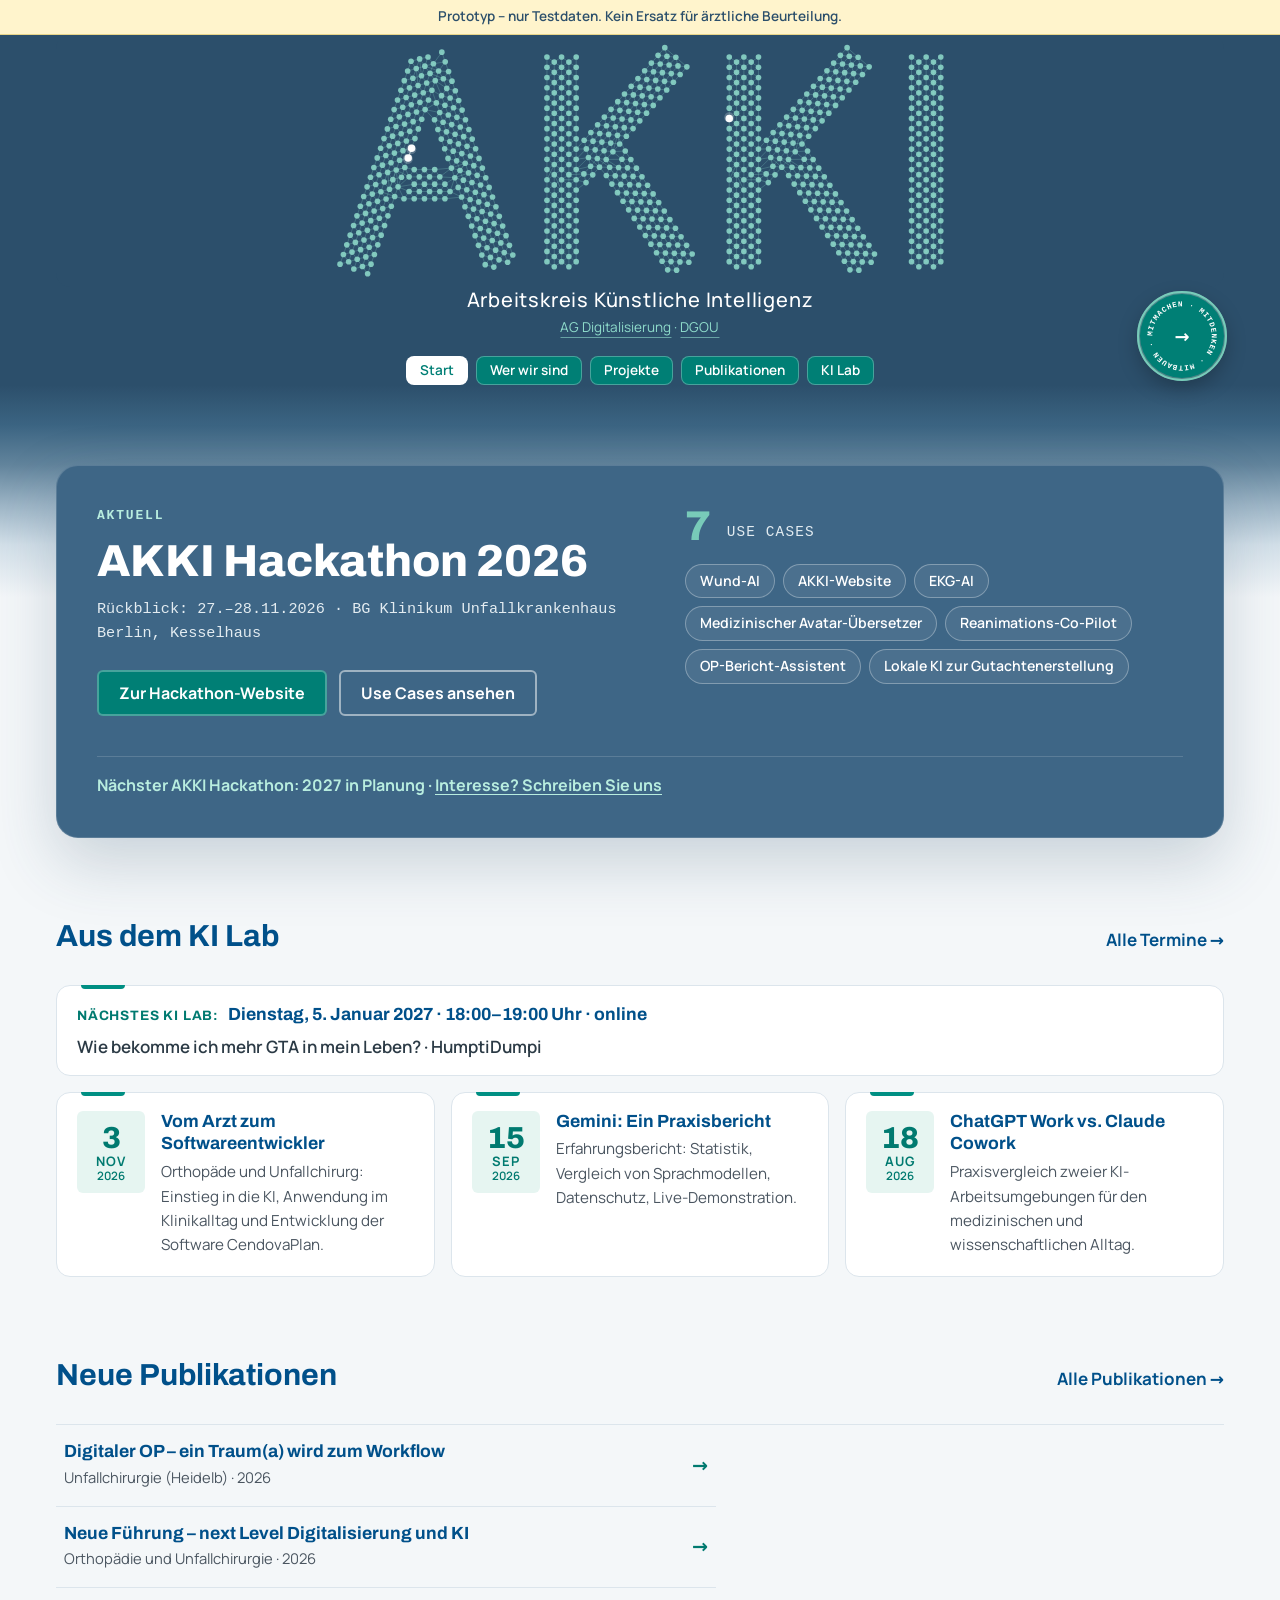
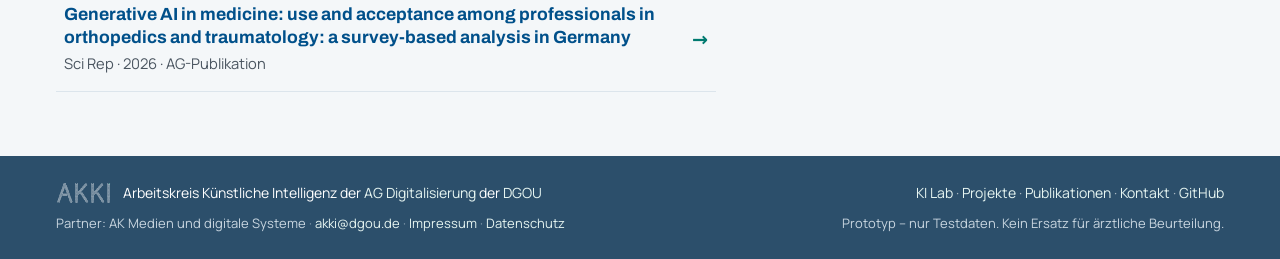
<file: public/index.html>
<!DOCTYPE html>
<html lang="de">
<head>
<meta charset="UTF-8">
<meta name="viewport" content="width=device-width, initial-scale=1.0">
<title>AKKI – Arbeitskreis Künstliche Intelligenz · AG Digitalisierung · DGOU</title>
<meta name="description" content="Der AKKI ist der Arbeitskreis Künstliche Intelligenz der AG Digitalisierung der DGOU: KI Lab, Forschung, Publikationen und Hackathon.">
<!-- Vorerst fuer Suchmaschinen gesperrt, bis die DGOU die Seite freigibt (siehe inhalte.md) -->
<meta name="robots" content="noindex, nofollow">
<link rel="icon" type="image/svg+xml" href="logo/logo-hell.svg">
<link rel="stylesheet" href="style.css">
</head>
<body class="startseite">

<div id="seitenkopf" class="kopf-fix">
  <div class="prototyp-hinweis" role="note">Prototyp – nur Testdaten. Kein Ersatz für ärztliche Beurteilung.</div>
</div>

<header class="hero hero--kompakt">
  <div class="container">
    <!-- Die Hauptüberschrift (h1) ist nur für Screenreader sichtbar; sichtbar ist das lebende Logo -->
    <h1 class="sr-only">AKKI – Arbeitskreis Künstliche Intelligenz der AG Digitalisierung der DGOU</h1>
    <!-- Lebendes AKKI-Logo, Einbau wie in public/logo/logo-animiert.js beschrieben -->
    <canvas data-akki-logo data-auto-hoehe data-untertitel="aus" aria-hidden="true"></canvas>
    <div class="hero__fuss">
      <!-- Untertitel als normaler HTML-Text (Größen kommen vom Logo-Skript über --logo-fs1 / --logo-fs2) -->
      <div class="hero__mitte">
        <p class="hero__untertitel">
          <span class="hero__untertitel-1">Arbeitskreis Künstliche Intelligenz</span>
          <span class="hero__untertitel-2"><a href="https://www.digitalisierung-dgou.de/" target="_blank" rel="noopener">AG Digitalisierung<span class="sr-only"> (öffnet in neuem Tab)</span></a> · <a href="https://dgou.de/" target="_blank" rel="noopener">DGOU<span class="sr-only"> (öffnet in neuem Tab)</span></a></span>
        </p>
        <!-- Hauptnavigation als kleine Buttons (layout.js ersetzt den Platzhalter) -->
        <div id="hauptnav"></div>
      </div>
      <!-- Runder Mitmachen-Button unten rechts in der blauen Fläche; daran hängt das Mitmach-Terminal als Pop-up (terminal.js) -->
      <a class="mitmach-rund" id="mitmachen-knopf" href="mitmachen.html" aria-label="Mitmachen">
        <!-- Drehender Textring innen im Kreis (Bahn: Radius 41), nur Zierde: aria-hidden -->
        <svg class="mitmach-rund__ring" viewBox="0 0 116 116" aria-hidden="true" focusable="false">
          <defs><path id="mitmach-bahn" d="M58,58 m-41,0 a41,41 0 1,1 82,0 a41,41 0 1,1 -82,0"/></defs>
          <text><textPath href="#mitmach-bahn">MITMACHEN · MITDENKEN · MITBAUEN · </textPath></text>
        </svg>
        <span class="mitmach-rund__pfeil" aria-hidden="true">→</span>
        <span class="mitmach-rund__label" aria-hidden="true">Mitmachen</span>
      </a>
    </div>
  </div>
</header>

<main>

  <!-- Hackathon (aus daten/usecases.json) -->
  <section aria-labelledby="hackathon-titel">
    <div class="container">
      <div class="hackathon-karte" id="hackathon-karte" hidden>
        <div class="hackathon-karte__text">
          <p class="eyebrow">Aktuell</p>
          <h2 id="hackathon-titel"></h2>
          <p class="hackathon-karte__fakten" id="hackathon-fakten"></p>
          <div class="knopfreihe">
            <a class="knopf knopf--hell" id="hackathon-website" target="_blank" rel="noopener" hidden>Zur Hackathon-Website</a>
            <a class="knopf knopf--auf-dunkel" href="projekte.html#hackathon">Use Cases ansehen</a>
          </div>
        </div>
        <div class="hackathon-karte__cases">
          <p class="hackathon-karte__zahl"><strong id="hackathon-anzahl"></strong> Use Cases</p>
          <ul class="chips" id="hackathon-chips"></ul>
        </div>
        <p class="hackathon-hinweis" id="hackathon-folge" hidden></p>
      </div>
    </div>
  </section>

  <!-- Neueste KI-Lab-Termine (über beitraege.js aus daten/beitraege.json) -->
  <section class="abschnitt--hell" aria-labelledby="kilab-titel">
    <div class="container">
      <div class="abschnitt-kopf">
        <h2 id="kilab-titel">Aus dem KI Lab</h2>
        <a class="pfeil-link" href="treffen.html">Alle Termine</a>
      </div>
      <!-- Nächster erster Dienstag im Monat (berechnet in beitraege.js); Thema nur, wenn in beitraege.json eingetragen -->
      <div class="kilab-naechster" id="kilab-naechster" hidden>
        <p class="kilab-naechster__zeile"><span class="kilab-naechster__label">Nächstes KI Lab:</span> <span class="kilab-naechster__datum" data-feld="datum"></span></p>
        <p class="kilab-naechster__thema" data-feld="thema" hidden></p>
        <p class="kilab-naechster__danach" data-feld="danach" hidden></p>
        <p class="kilab-naechster__frage" data-feld="ohne-thema">Das Thema steht noch aus. Haben Sie eine Idee?</p>
        <a class="knopf knopf--rand" data-feld="vorschlag" data-kontakt-mailto="Themenvorschlag KI Lab">Thema vorschlagen</a>
      </div>      <div class="termin-karten" id="kilab-letzte"></div>
    </div>
  </section>

  <!-- Neueste Publikationen (aus daten/publikationen.json) -->
  <section aria-labelledby="pub-titel">
    <div class="container">
      <div class="abschnitt-kopf">
        <h2 id="pub-titel">Neue Publikationen</h2>
        <a class="pfeil-link" href="publikationen.html">Alle Publikationen</a>
      </div>
      <ul class="neu-pubs" id="pub-neu"></ul>
    </div>
  </section>
</main>

<div id="seitenfuss"></div>

<script src="logo/logo-animiert.js"></script>
<script src="layout.js"></script>
<script src="kontakt.js"></script>
<script src="hackathon-hinweis.js"></script>
<script src="beitraege.js"></script>
<script src="startseite.js"></script>
<script src="terminal.js"></script>
</body>
</html>
</file>
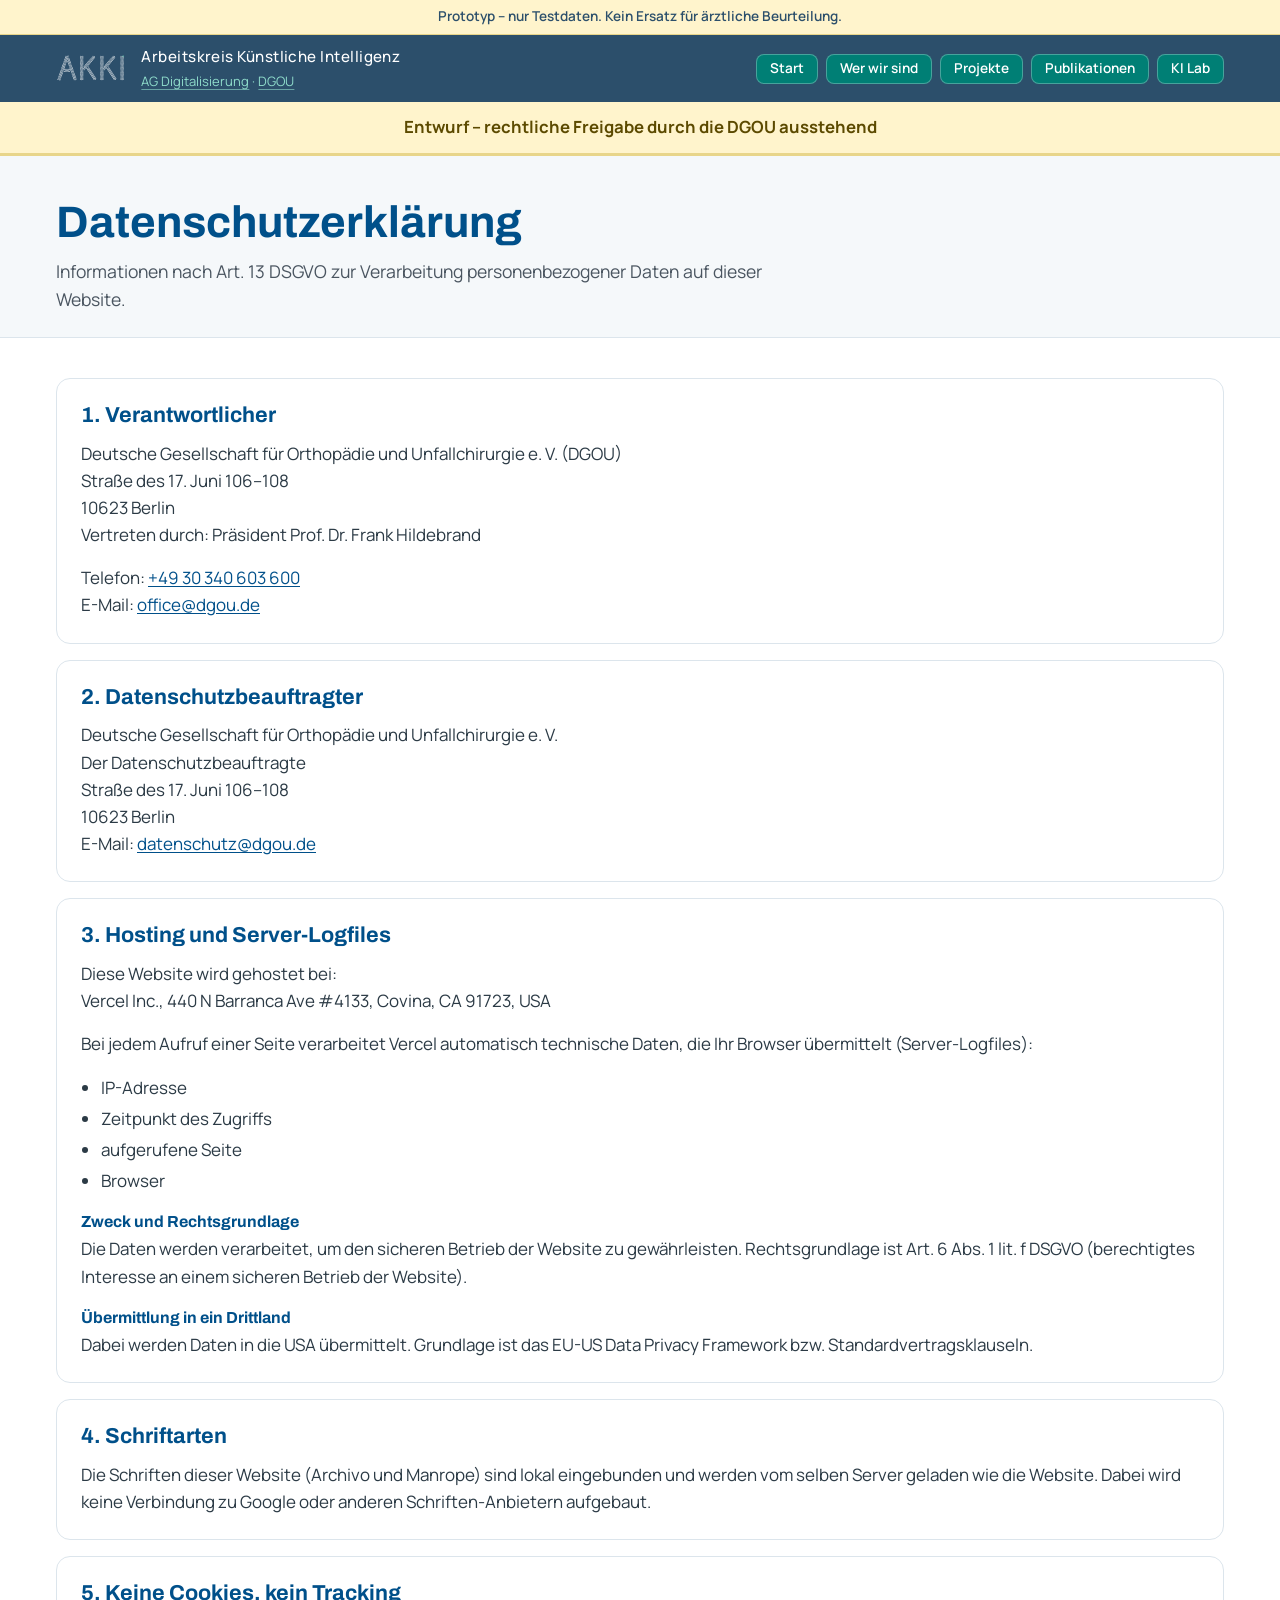
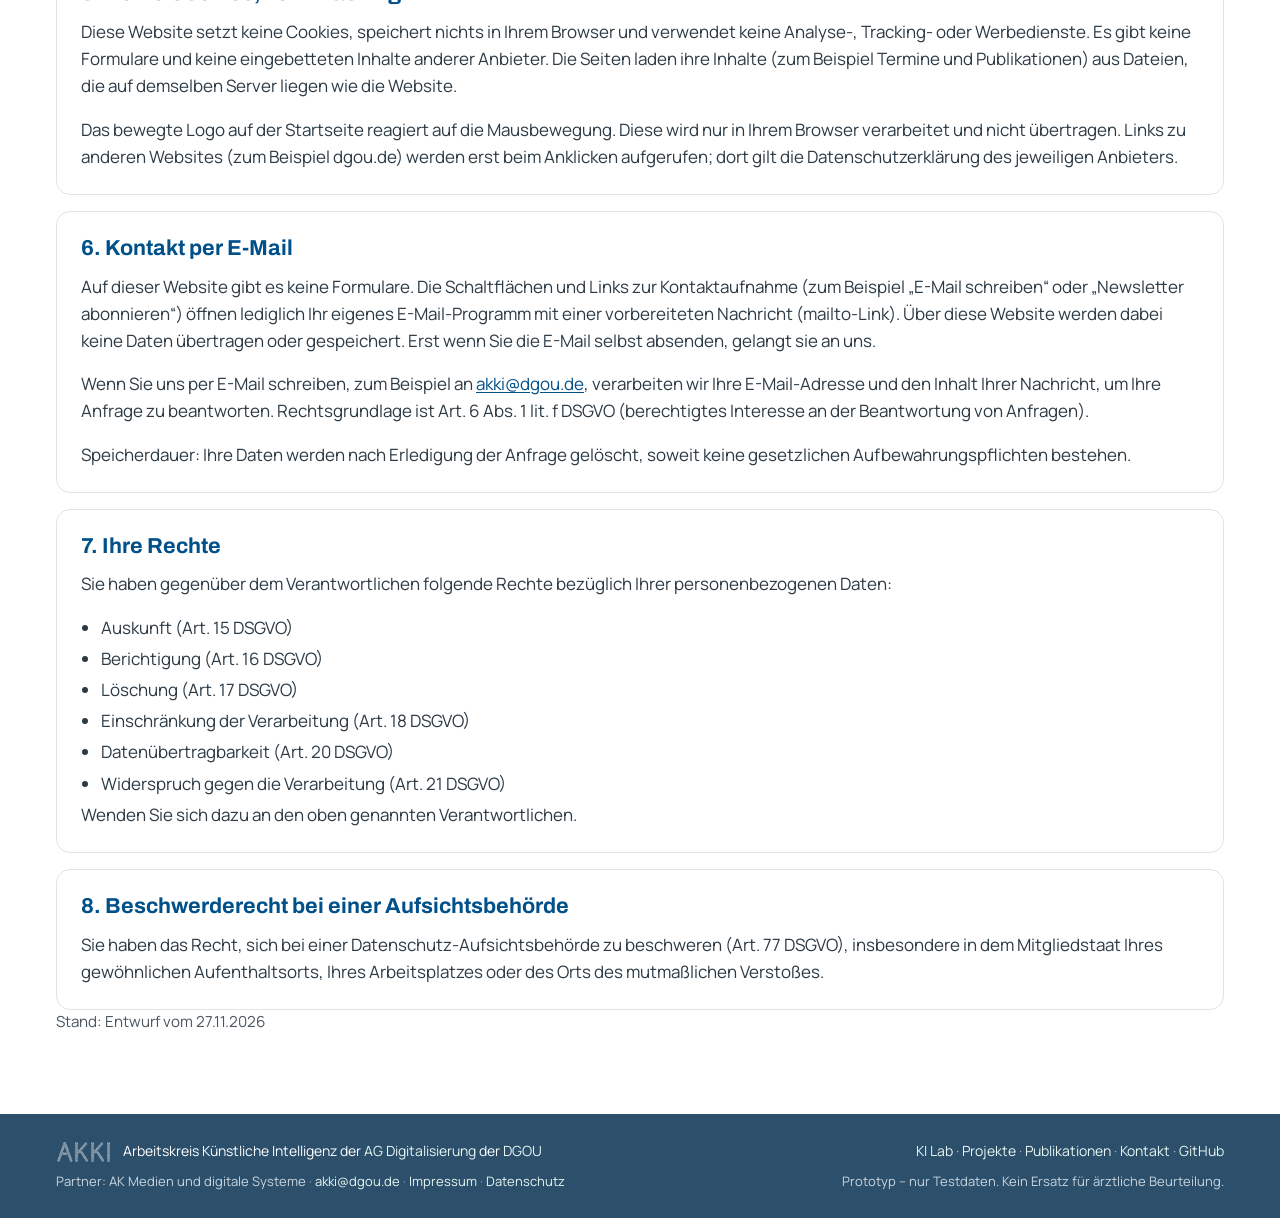
<file: public/datenschutz.html>
<!DOCTYPE html>
<html lang="de">
<head>
<meta charset="UTF-8">
<meta name="viewport" content="width=device-width, initial-scale=1.0">
<title>Datenschutz – AKKI</title>
<meta name="description" content="Datenschutzerklärung der Website des AKKI, Arbeitskreis Künstliche Intelligenz der AG Digitalisierung der DGOU.">
<!-- Vorerst fuer Suchmaschinen gesperrt, bis die DGOU die Seite freigibt (siehe inhalte.md) -->
<meta name="robots" content="noindex, nofollow">
<link rel="icon" type="image/svg+xml" href="logo/logo-hell.svg">
<link rel="stylesheet" href="style.css">
</head>
<body>

<div id="seitenkopf" class="kopf-fix">
  <div class="prototyp-hinweis" role="note">Prototyp – nur Testdaten. Kein Ersatz für ärztliche Beurteilung.</div>
</div>

<div class="entwurf-banner" role="note"><strong>Entwurf – rechtliche Freigabe durch die DGOU ausstehend</strong></div>

<header class="seitenkopf">
  <div class="container">
    <h1>Datenschutzerklärung</h1>
    <p>Informationen nach Art. 13 DSGVO zur Verarbeitung personenbezogener Daten auf dieser Website.</p>
  </div>
</header>

<main>
  <section>
    <div class="container rechtstext">

      <div class="karte">
        <h2>1. Verantwortlicher</h2>
        <p>
          Deutsche Gesellschaft für Orthopädie und Unfallchirurgie e. V. (DGOU)<br>
          Straße des 17. Juni 106–108<br>
          10623 Berlin<br>
          Vertreten durch: Präsident Prof. Dr. Frank Hildebrand
        </p>
        <p>
          Telefon: <a href="tel:+4930340603600">+49 30 340 603 600</a><br>
          E-Mail: <a href="mailto:office@dgou.de">office@dgou.de</a>
        </p>
      </div>

      <div class="karte">
        <h2>2. Datenschutzbeauftragter</h2>
        <p>
          Deutsche Gesellschaft für Orthopädie und Unfallchirurgie e. V.<br>
          Der Datenschutzbeauftragte<br>
          Straße des 17. Juni 106–108<br>
          10623 Berlin<br>
          E-Mail: <a href="mailto:datenschutz@dgou.de">datenschutz@dgou.de</a>
        </p>
      </div>

      <div class="karte">
        <h2>3. Hosting und Server-Logfiles</h2>
        <p>Diese Website wird gehostet bei:<br>
          Vercel Inc., 440 N Barranca Ave #4133, Covina, CA 91723, USA</p>
        <p>Bei jedem Aufruf einer Seite verarbeitet Vercel automatisch technische Daten, die Ihr Browser übermittelt (Server-Logfiles):</p>
        <ul class="liste">
          <li>IP-Adresse</li>
          <li>Zeitpunkt des Zugriffs</li>
          <li>aufgerufene Seite</li>
          <li>Browser</li>
        </ul>
        <h3>Zweck und Rechtsgrundlage</h3>
        <p>Die Daten werden verarbeitet, um den sicheren Betrieb der Website zu gewährleisten. Rechtsgrundlage ist Art. 6 Abs. 1 lit. f DSGVO (berechtigtes Interesse an einem sicheren Betrieb der Website).</p>
        <h3>Übermittlung in ein Drittland</h3>
        <p>Dabei werden Daten in die USA übermittelt. Grundlage ist das EU-US Data Privacy Framework bzw. Standardvertragsklauseln.</p>
      </div>

      <div class="karte">
        <h2>4. Schriftarten</h2>
        <p>Die Schriften dieser Website (Archivo und Manrope) sind lokal eingebunden und werden vom selben Server geladen wie die Website. Dabei wird keine Verbindung zu Google oder anderen Schriften-Anbietern aufgebaut.</p>
      </div>

      <div class="karte">
        <h2>5. Keine Cookies, kein Tracking</h2>
        <p>Diese Website setzt keine Cookies, speichert nichts in Ihrem Browser und verwendet keine Analyse-, Tracking- oder Werbedienste. Es gibt keine Formulare und keine eingebetteten Inhalte anderer Anbieter. Die Seiten laden ihre Inhalte (zum Beispiel Termine und Publikationen) aus Dateien, die auf demselben Server liegen wie die Website.</p>
        <p>Das bewegte Logo auf der Startseite reagiert auf die Mausbewegung. Diese wird nur in Ihrem Browser verarbeitet und nicht übertragen. Links zu anderen Websites (zum Beispiel dgou.de) werden erst beim Anklicken aufgerufen; dort gilt die Datenschutzerklärung des jeweiligen Anbieters.</p>
      </div>

      <div class="karte">
        <h2>6. Kontakt per E-Mail</h2>
        <p>Auf dieser Website gibt es keine Formulare. Die Schaltflächen und Links zur Kontaktaufnahme (zum Beispiel „E-Mail schreiben“ oder „Newsletter abonnieren“) öffnen lediglich Ihr eigenes E-Mail-Programm mit einer vorbereiteten Nachricht (mailto-Link). Über diese Website werden dabei keine Daten übertragen oder gespeichert. Erst wenn Sie die E-Mail selbst absenden, gelangt sie an uns.</p>
        <p>Wenn Sie uns per E-Mail schreiben, zum Beispiel an <a data-kontakt-email></a>, verarbeiten wir Ihre E-Mail-Adresse und den Inhalt Ihrer Nachricht, um Ihre Anfrage zu beantworten. Rechtsgrundlage ist Art. 6 Abs. 1 lit. f DSGVO (berechtigtes Interesse an der Beantwortung von Anfragen).</p>
        <p>Speicherdauer: Ihre Daten werden nach Erledigung der Anfrage gelöscht, soweit keine gesetzlichen Aufbewahrungspflichten bestehen.</p>
      </div>

      <div class="karte">
        <h2>7. Ihre Rechte</h2>
        <p>Sie haben gegenüber dem Verantwortlichen folgende Rechte bezüglich Ihrer personenbezogenen Daten:</p>
        <ul class="liste">
          <li>Auskunft (Art. 15 DSGVO)</li>
          <li>Berichtigung (Art. 16 DSGVO)</li>
          <li>Löschung (Art. 17 DSGVO)</li>
          <li>Einschränkung der Verarbeitung (Art. 18 DSGVO)</li>
          <li>Datenübertragbarkeit (Art. 20 DSGVO)</li>
          <li>Widerspruch gegen die Verarbeitung (Art. 21 DSGVO)</li>
        </ul>
        <p>Wenden Sie sich dazu an den oben genannten Verantwortlichen.</p>
      </div>

      <div class="karte">
        <h2>8. Beschwerderecht bei einer Aufsichtsbehörde</h2>
        <p>Sie haben das Recht, sich bei einer Datenschutz-Aufsichtsbehörde zu beschweren (Art. 77 DSGVO), insbesondere in dem Mitgliedstaat Ihres gewöhnlichen Aufenthaltsorts, Ihres Arbeitsplatzes oder des Orts des mutmaßlichen Verstoßes.</p>
      </div>

      <p class="hinweis">Stand: Entwurf vom 27.11.2026</p>
    </div>
  </section>
</main>

<div id="seitenfuss"></div>

<script src="layout.js"></script>
<script src="kontakt.js"></script>
</body>
</html>
</file>
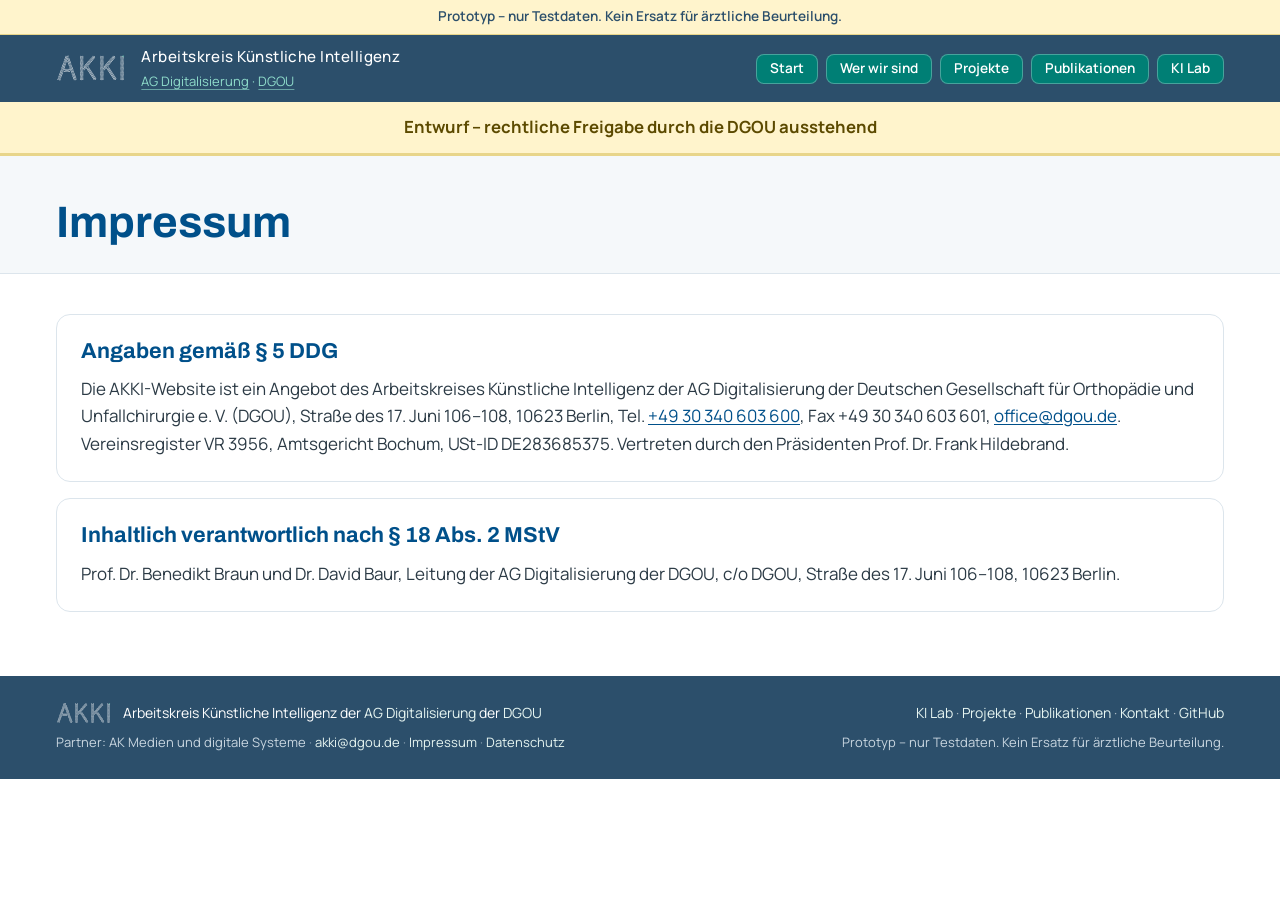
<file: public/impressum.html>
<!DOCTYPE html>
<html lang="de">
<head>
<meta charset="UTF-8">
<meta name="viewport" content="width=device-width, initial-scale=1.0">
<title>Impressum – AKKI</title>
<meta name="description" content="Impressum der Website des AKKI, Arbeitskreis Künstliche Intelligenz der AG Digitalisierung der DGOU.">
<!-- Vorerst fuer Suchmaschinen gesperrt, bis die DGOU die Seite freigibt (siehe inhalte.md) -->
<meta name="robots" content="noindex, nofollow">
<link rel="icon" type="image/svg+xml" href="logo/logo-hell.svg">
<link rel="stylesheet" href="style.css">
</head>
<body>

<div id="seitenkopf" class="kopf-fix">
  <div class="prototyp-hinweis" role="note">Prototyp – nur Testdaten. Kein Ersatz für ärztliche Beurteilung.</div>
</div>

<div class="entwurf-banner" role="note"><strong>Entwurf – rechtliche Freigabe durch die DGOU ausstehend</strong></div>

<header class="seitenkopf">
  <div class="container">
    <h1>Impressum</h1>
  </div>
</header>

<main>
  <section>
    <div class="container rechtstext">
      <div class="karte">
        <h2>Angaben gemäß § 5 DDG</h2>
        <p>Die AKKI-Website ist ein Angebot des Arbeitskreises Künstliche Intelligenz der AG Digitalisierung der
          Deutschen Gesellschaft für Orthopädie und Unfallchirurgie e. V. (DGOU), Straße des 17. Juni 106–108, 10623 Berlin,
          Tel. <a href="tel:+4930340603600">+49 30 340 603 600</a>, Fax +49 30 340 603 601, <a href="mailto:office@dgou.de">office@dgou.de</a>. Vereinsregister VR 3956, Amtsgericht Bochum,
          USt-ID DE283685375. Vertreten durch den Präsidenten Prof. Dr. Frank Hildebrand.</p>
      </div>

      <div class="karte">
        <h2>Inhaltlich verantwortlich nach § 18 Abs. 2 MStV</h2>
        <p>Prof. Dr. Benedikt Braun und Dr. David Baur, Leitung der AG Digitalisierung der DGOU, c/o DGOU, Straße des 17. Juni 106–108, 10623 Berlin.</p>
      </div>
    </div>
  </section>
</main>

<div id="seitenfuss"></div>

<script src="layout.js"></script>
<script src="kontakt.js"></script>
</body>
</html>
</file>
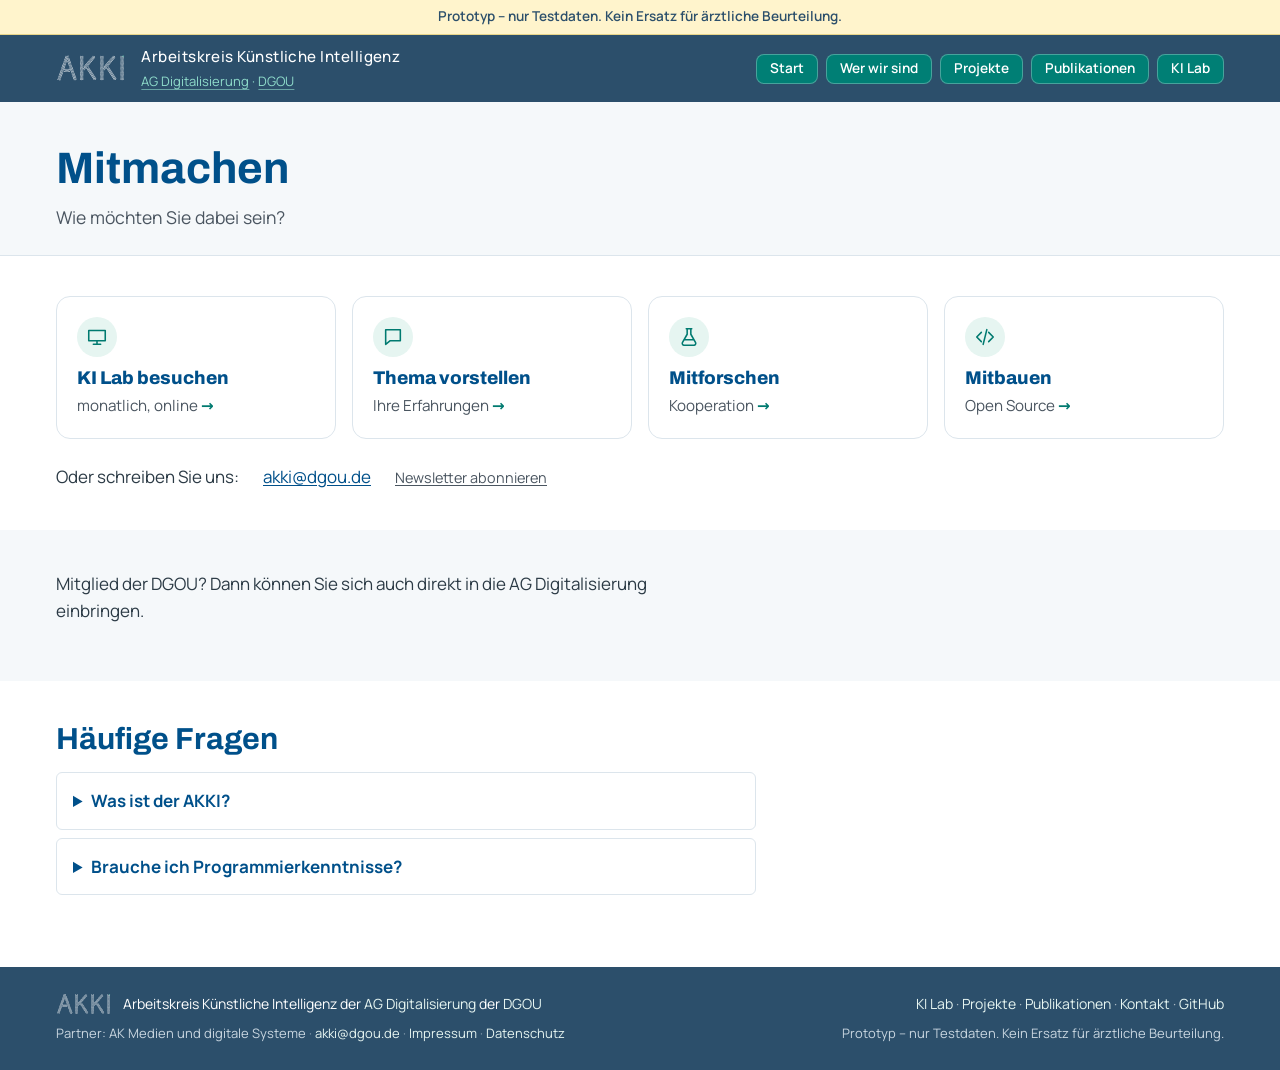
<file: public/mitmachen.html>
<!DOCTYPE html>
<html lang="de">
<head>
<meta charset="UTF-8">
<meta name="viewport" content="width=device-width, initial-scale=1.0">
<title>Mitmachen und Kontakt – AKKI</title>
<meta name="description" content="Beim AKKI mitmachen: KI Lab besuchen, ein Thema vorstellen, mitforschen oder mitbauen. Kontakt per E-Mail.">
<!-- Vorerst fuer Suchmaschinen gesperrt, bis die DGOU die Seite freigibt (siehe inhalte.md) -->
<meta name="robots" content="noindex, nofollow">
<link rel="icon" type="image/svg+xml" href="logo/logo-hell.svg">
<link rel="stylesheet" href="style.css">
</head>
<body>

<div id="seitenkopf" class="kopf-fix">
  <div class="prototyp-hinweis" role="note">Prototyp – nur Testdaten. Kein Ersatz für ärztliche Beurteilung.</div>
</div>

<header class="seitenkopf">
  <div class="container">
    <h1>Mitmachen</h1>
    <p>Wie möchten Sie dabei sein?</p>
  </div>
</header>

<main>
  <!-- Vier kompakte Karten: die ganze Karte ist der Link. Betreffzeilen und Adresse kommen aus daten/kontakt.json (über kontakt.js). -->
  <section aria-label="Wege, sich zu beteiligen">
    <div class="container">
      <div class="mitmach-karten">
        <a class="mitmach-karte" href="treffen.html">
          <span class="mitmach-karte__icon"><svg viewBox="0 0 24 24" aria-hidden="true"><path d="M3 5h18v11H3zM8 20h8M12 16v4"/></svg></span>
          <span class="mitmach-karte__titel">KI Lab besuchen</span>
          <span class="mitmach-karte__sub">monatlich, online <span class="mitmach-karte__pfeil" aria-hidden="true">→</span></span>
        </a>
        <a class="mitmach-karte" href="#kontakt" data-kontakt-betreff="themenvorschlag">
          <span class="mitmach-karte__icon"><svg viewBox="0 0 24 24" aria-hidden="true"><path d="M4 4h16v12H9l-5 4z"/></svg></span>
          <span class="mitmach-karte__titel">Thema vorstellen</span>
          <span class="mitmach-karte__sub">Ihre Erfahrungen <span class="mitmach-karte__pfeil" aria-hidden="true">→</span></span>
        </a>
        <a class="mitmach-karte" href="#kontakt" data-kontakt-betreff="forschung">
          <span class="mitmach-karte__icon"><svg viewBox="0 0 24 24" aria-hidden="true"><path d="M9 3h6M10 3v6l-5.2 9.2A2 2 0 0 0 6.5 21h11a2 2 0 0 0 1.7-2.8L14 9V3M7.2 15h9.6"/></svg></span>
          <span class="mitmach-karte__titel">Mitforschen</span>
          <span class="mitmach-karte__sub">Kooperation <span class="mitmach-karte__pfeil" aria-hidden="true">→</span></span>
        </a>
        <a class="mitmach-karte" href="https://github.com/akkidgou-opensource" target="_blank" rel="noopener">
          <span class="mitmach-karte__icon"><svg viewBox="0 0 24 24" aria-hidden="true"><path d="M8 7l-5 5 5 5M16 7l5 5-5 5M14 4l-4 16"/></svg></span>
          <span class="mitmach-karte__titel">Mitbauen</span>
          <span class="mitmach-karte__sub">Open Source <span class="mitmach-karte__pfeil" aria-hidden="true">→</span><span class="sr-only"> (öffnet GitHub in neuem Tab)</span></span>
        </a>
      </div>

      <!-- Kein Formular: Es wird nichts über diese Seite gesendet oder gespeichert, es gibt nur mailto-Links. -->
      <p class="kontakt-zeile" id="kontakt">Oder schreiben Sie uns: <a data-kontakt-email></a><a class="kontakt-zeile__news" data-kontakt-betreff="newsletter" href="#kontakt">Newsletter abonnieren</a></p>
    </div>
  </section>

  <section class="abschnitt--hell" aria-label="Mitarbeit">
    <div class="container">
      <p class="prosa">Mitglied der DGOU? Dann können Sie sich auch direkt in die AG Digitalisierung einbringen.</p>
    </div>
  </section>

  <section aria-labelledby="faq-titel">
    <div class="container">
      <h2 id="faq-titel">Häufige Fragen</h2>
      <div class="faq">
        <details>
          <summary>Was ist der AKKI?</summary>
          <p>Der AKKI ist der Arbeitskreis Künstliche Intelligenz der AG Digitalisierung der DGOU. Mehr dazu unter <a href="wer-wir-sind.html">Wer wir sind</a>.</p>
        </details>
        <details>
          <summary>Brauche ich Programmierkenntnisse?</summary>
          <p>Nein. Beim <a href="projekte.html#hackathon">Hackathon</a> sind sie zum Beispiel ausdrücklich nicht erforderlich.</p>
        </details>
      </div>
    </div>
  </section>
</main>
<div id="seitenfuss"></div>

<script src="layout.js"></script>
<script src="kontakt.js"></script>
</body>
</html>
</file>
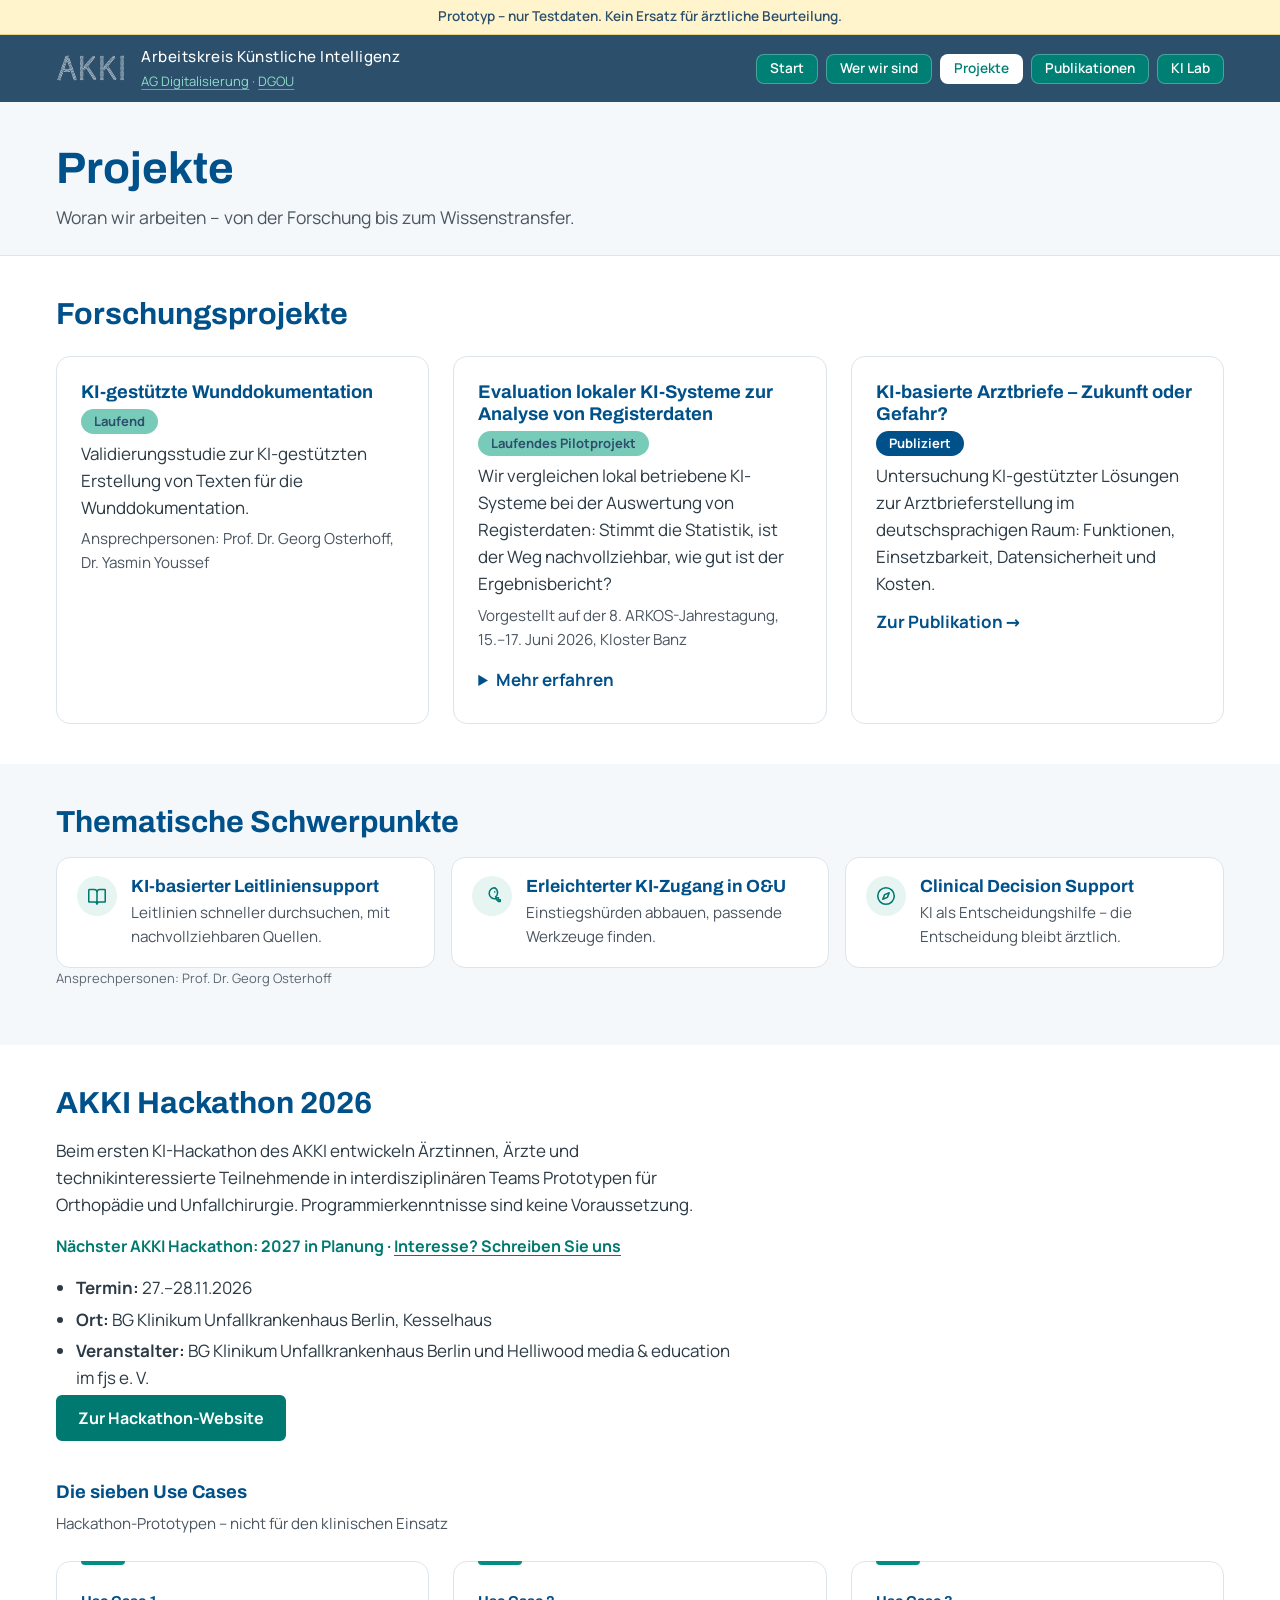
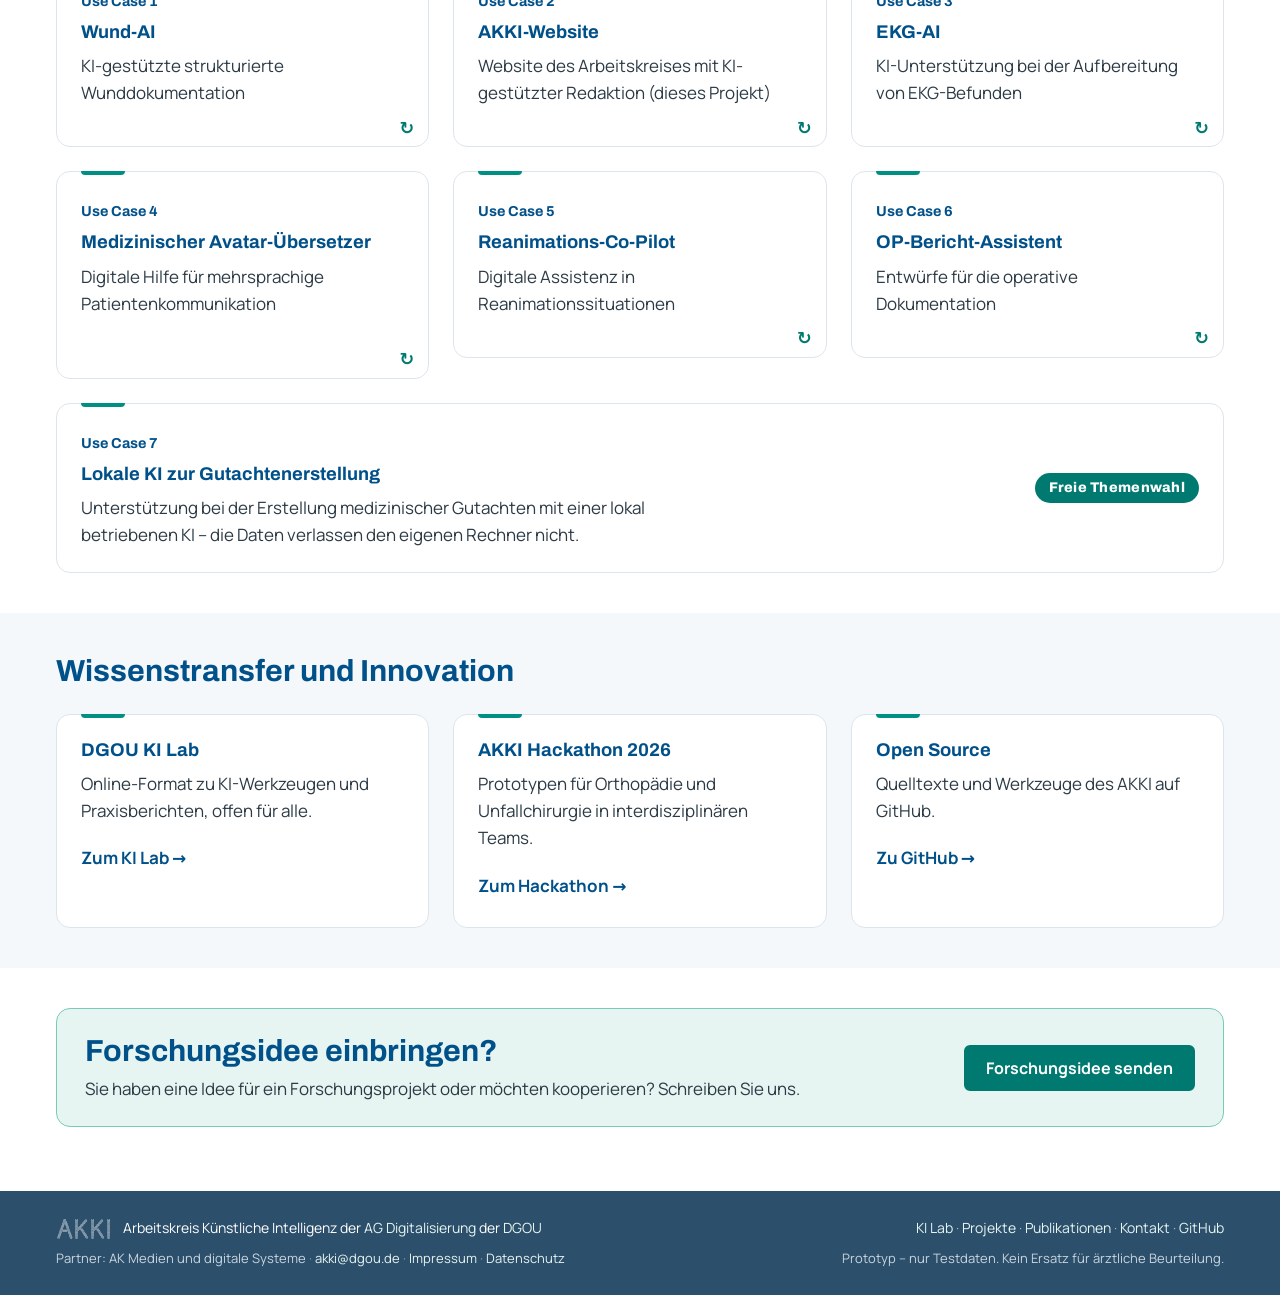
<file: public/projekte.html>
<!DOCTYPE html>
<html lang="de">
<head>
<meta charset="UTF-8">
<meta name="viewport" content="width=device-width, initial-scale=1.0">
<title>Projekte – AKKI</title>
<meta name="description" content="Projekte des AKKI: KI-basierter Leitliniensupport, erleichterter KI-Zugang in O&amp;U, Clinical Decision Support, Forschungsprojekte, DGOU KI Lab und AKKI Hackathon 2026.">
<!-- Vorerst fuer Suchmaschinen gesperrt, bis die DGOU die Seite freigibt (siehe inhalte.md) -->
<meta name="robots" content="noindex, nofollow">
<link rel="icon" type="image/svg+xml" href="logo/logo-hell.svg">
<link rel="stylesheet" href="style.css">
</head>
<body>

<div id="seitenkopf" class="kopf-fix">
  <div class="prototyp-hinweis" role="note">Prototyp – nur Testdaten. Kein Ersatz für ärztliche Beurteilung.</div>
</div>

<header class="seitenkopf">
  <div class="container">
    <h1>Projekte</h1>
    <p>Woran wir arbeiten – von der Forschung bis zum Wissenstransfer.</p>
  </div>
</header>

<main>
  <section aria-labelledby="forschung-titel">
    <div class="container">
      <h2 id="forschung-titel">Forschungsprojekte</h2>
      <!-- Filterleiste (Thema/Status) ausgeblendet, technisch aber vorhanden: "hidden" entfernen, um sie wieder zu zeigen -->
      <div class="archiv-werkzeuge" role="group" aria-label="Projekte filtern" hidden>
        <div class="filter" id="filter-thema" role="group" aria-label="Nach Thema filtern"><span class="filter-label">Thema</span></div>
        <div class="filter" id="filter-status" role="group" aria-label="Nach Status filtern"><span class="filter-label">Status</span></div>
        <span class="hinweis" id="projekte-anzahl" aria-live="polite"></span>
      </div>
      <div class="kacheln" id="projekte"></div>
    </div>
  </section>

  <section class="abschnitt--hell" aria-labelledby="schwerpunkte-titel">
    <div class="container">
      <h2 id="schwerpunkte-titel">Thematische Schwerpunkte</h2>
      <div class="schwerpunkte" id="schwerpunkte"></div>
      <p class="hinweis stand-zeile" id="schwerpunkte-ansprech"></p>
    </div>
  </section>

  <section id="hackathon" aria-labelledby="hackathon-titel">
    <div class="container">
      <h2 id="hackathon-titel">AKKI Hackathon 2026</h2>
      <p class="prosa" id="hackathon-text"></p>
      <p class="hackathon-hinweis hackathon-hinweis--hell" id="hackathon-folge" hidden></p>
      <ul class="liste" id="hackathon-fakten"></ul>
      <p><a class="knopf" id="hackathon-link" hidden target="_blank" rel="noopener">Zur Hackathon-Website</a></p>

      <h3 class="unterabschnitt">Die sieben Use Cases</h3>
      <p class="hinweis" id="usecase-hinweis"></p>
      <div class="kacheln" id="usecases"></div>
    </div>
  </section>

  <section class="abschnitt--hell" aria-labelledby="transfer-titel">
    <div class="container">
      <h2 id="transfer-titel">Wissenstransfer und Innovation</h2>
      <div class="kacheln" id="transfer"></div>
    </div>
  </section>
  <section aria-labelledby="idee-titel">
    <div class="container">
      <div class="mitmachen-kasten">
        <div>
          <h2 id="idee-titel">Forschungsidee einbringen?</h2>
          <p>Sie haben eine Idee für ein Forschungsprojekt oder möchten kooperieren? Schreiben Sie uns.</p>
        </div>
        <div class="knopfreihe">
          <a class="knopf" data-kontakt-mailto="Forschungskooperation" href="mitmachen.html">Forschungsidee senden</a>
        </div>
      </div>
    </div>
  </section>
</main>

<div id="seitenfuss"></div>

<script src="layout.js"></script>
<script src="kontakt.js"></script>
<script src="hackathon-hinweis.js"></script>
<script>
  // Alle Inhalte kommen aus public/daten/projekte.json, usecases.json und personen.json.
  // Texte werden nur als reiner Text eingefügt. Leere Felder (null) werden nicht angezeigt.
  const SVG = 'http://www.w3.org/2000/svg';
  const ICONS = {
    buch: 'M3 5h6a3 3 0 0 1 3 3v13a2.5 2.5 0 0 0-2.5-2.5H3zM21 5h-6a3 3 0 0 0-3 3v13a2.5 2.5 0 0 1 2.5-2.5H21z',
    schluessel: 'M15 3a6 6 0 1 0 1 11.9L19 18h2v-2h-2v-2h-2l-1.1-1.1A6 6 0 0 0 15 3zM15 7.5h.01',
    kompass: 'M12 3a9 9 0 1 0 0 18 9 9 0 0 0 0-18zM15.5 8.5l-2 5-5 2 2-5z',
  };
  const STATUS_KLASSE = { 'Projektidee': 'idee', 'In Planung': 'planung', 'Laufend': 'laufend', 'Abgeschlossen': 'abgeschlossen', 'Publiziert': 'publiziert' };

  function el(tag, klasse, text) {
    const e = document.createElement(tag);
    if (klasse) e.className = klasse;
    if (text != null) e.textContent = text;
    return e;
  }
  function link(text, href, klasse) {
    const a = el('a', klasse, text);
    a.href = href;
    if (/^https?:/.test(href)) { a.target = '_blank'; a.rel = 'noopener'; }
    return a;
  }
  function icon(name) {
    const s = document.createElementNS(SVG, 'svg');
    s.setAttribute('viewBox', '0 0 24 24');
    s.setAttribute('class', 'kachel__icon');
    s.setAttribute('aria-hidden', 'true');
    const p = document.createElementNS(SVG, 'path');
    p.setAttribute('d', ICONS[name] || ICONS.kompass);
    s.appendChild(p);
    return s;
  }
  const holen = datei => fetch(datei).then(r => { if (!r.ok) throw new Error(datei); return r.json(); });
  const namenListe = (ids, personen) => (ids || []).map(id => personen[id] && personen[id].name).filter(Boolean);

  // Flache Kachel: Icon links, Titel und eine Zeile Text; die Ansprechperson steht einmal darunter (nicht pro Karte)
  function schwerpunktKarte(s) {
    const k = el('article', 'schwerpunkt-kachel');
    const i = icon(s.icon);
    i.setAttribute('class', 'schwerpunkt-kachel__icon');
    k.appendChild(i);
    k.appendChild(el('h3', null, s.titel));
    k.appendChild(el('p', null, s.text));
    return k;
  }

  function projektKarte(p, personen) {
    const k = el('article', 'projekt-karte');
    // Kein Kategorie-Schild auf der Karte; das Thema bleibt in den Daten für den Filter
    k.appendChild(el('h3', null, p.titel));
    k.appendChild(el('span', 'badge badge--' + (STATUS_KLASSE[p.projektStatus] || 'idee'), p.statusLabel || p.projektStatus));
    if (p.text) k.appendChild(el('p', null, p.text));
    if (p.vorgestellt) k.appendChild(el('p', 'projekt-karte__meta', p.vorgestellt));
    // Aufklappbar "Mehr erfahren": nur die Punkte aus den Daten (label und text)
    if (Array.isArray(p.mehr) && p.mehr.length) {
      const d = el('details', 'projekt-karte__mehr');
      d.appendChild(el('summary', null, 'Mehr erfahren'));
      p.mehr.forEach(m => {
        const z = el('p');
        z.appendChild(el('strong', null, m.label + ': '));
        z.appendChild(document.createTextNode(m.text));
        d.appendChild(z);
      });
      k.appendChild(d);
    }
    // Poster: erst anzeigen, wenn in projekte.json ein Link eingetragen ist
    if (p.poster) k.appendChild(link('Poster ansehen', p.poster, 'pfeil-link'));
    if (p.umfeld && p.umfeldHinweis) k.appendChild(el('p', 'projekt-karte__meta', p.umfeldHinweis));
    const namen = namenListe(p.ansprechpersonen, personen);
    if (namen.length) k.appendChild(el('p', 'projekt-karte__meta', 'Ansprechpersonen: ' + namen.join(', ')));
    if (p.publikation) k.appendChild(link('Zur Publikation', 'publikationen.html#' + encodeURIComponent(p.publikation), 'pfeil-link'));
    else if (p.link) k.appendChild(link('Mehr erfahren', p.link, 'pfeil-link'));
    return k;
  }

  function transferKarte(t) {
    const k = el('article', 'kachel');
    k.appendChild(el('h3', null, t.titel));
    k.appendChild(el('p', null, t.text));
    if (t.link) k.appendChild(link(t.linkText || 'Mehr erfahren', t.link, 'pfeil-link'));
    return k;
  }

  function useCaseKarte(u) {
    // Mit Kennzeichnung (Use Case 7, "Freie Themenwahl"): breite Karte, Text links, Schild rechts
    const breit = Boolean(u.kennzeichnung);
    const k = el('article', 'kachel' + (breit ? ' kachel--breit' : ''));
    const text = breit ? el('div', 'kachel__text') : k;
    text.appendChild(el('span', 'kachel__nr', 'Use Case ' + u.nr));
    text.appendChild(el('h3', null, u.titel));
    text.appendChild(el('p', null, u.text));
    // Felder für später: bleiben unsichtbar, solange sie leer sind (Repository-Links werden bewusst nicht angezeigt)
    if (u.team) text.appendChild(el('p', 'projekt-karte__meta', 'Team: ' + u.team));
    if (u.ergebnis) text.appendChild(el('p', null, u.ergebnis));
    if (u.demo) { const zeile = el('p'); zeile.appendChild(link('Demo', u.demo, 'pfeil-link')); text.appendChild(zeile); }
    if (breit) { k.appendChild(text); k.appendChild(el('span', 'schild-petrol', u.kennzeichnung)); }
    const karte = u.idee ? wendekarte(u, k) : k; // ohne Projektidee dreht sich die Karte nicht
    if (breit) karte.classList.add('usecase--breit');
    return karte;
  }

  // Wendekarte: Vorderseite wie bisher, Rückseite "Projektidee" (ohne Repository-Link).
  // Drehen: Hover am Computer (nur per CSS), Antippen auf dem Handy, Enter/Leertaste am Knopf über der Vorderseite.
  function wendekarte(u, vorne) {
    const huelle = el('div', 'wendekarte');
    const innen = el('div', 'wendekarte__innen');
    vorne.classList.add('wendekarte__seite', 'wendekarte__vorne');
    const dreh = el('button', 'wendekarte__dreh');
    dreh.type = 'button';
    dreh.setAttribute('aria-label', 'Karte umdrehen: ' + u.titel);
    dreh.setAttribute('aria-pressed', 'false');
    vorne.appendChild(dreh);

    const hinten = el('div', 'wendekarte__seite wendekarte__hinten');
    const zurueck = el('button', 'wendekarte__zurueck', '↺');
    zurueck.type = 'button';
    zurueck.setAttribute('aria-label', 'Karte zurückdrehen');
    hinten.appendChild(zurueck);
    hinten.appendChild(el('h4', null, 'Projektidee'));
    hinten.appendChild(el('p', null, u.idee));

    innen.append(vorne, hinten);
    huelle.appendChild(innen);

    const setze = auf => { huelle.classList.toggle('gedreht', auf); dreh.setAttribute('aria-pressed', String(auf)); };
    dreh.addEventListener('click', () => { setze(true); zurueck.focus({ preventScroll: true }); });
    zurueck.addEventListener('click', () => { setze(false); dreh.focus({ preventScroll: true }); });
    // Antippen der Rückseite (außerhalb des Links) dreht zurück; Escape ebenfalls
    hinten.addEventListener('click', e => { if (!e.target.closest('a, button')) setze(false); });
    huelle.addEventListener('keydown', e => { if (e.key === 'Escape' && huelle.classList.contains('gedreht')) { setze(false); dreh.focus({ preventScroll: true }); } });
    return huelle;
  }
  // Filter nach Thema und Status für die Forschungsprojekte
  function projekteEinrichten(liste, personen) {
    const ziel = document.getElementById('projekte');
    const anzahl = document.getElementById('projekte-anzahl');
    const auswahl = { thema: 'Alle', status: 'Alle' };

    function filterKnoepfe(boxId, feld, werte) {
      const box = document.getElementById(boxId);
      ['Alle', ...werte].forEach(w => {
        const b = el('button', 'filter-knopf', w);
        b.type = 'button';
        b.setAttribute('aria-pressed', w === 'Alle' ? 'true' : 'false');
        b.addEventListener('click', () => {
          auswahl[feld] = w;
          box.querySelectorAll('button').forEach(x => x.setAttribute('aria-pressed', String(x === b)));
          zeigen();
        });
        box.appendChild(b);
      });
    }
    const themen = [...new Set(liste.map(p => p.thema))];
    const stati = [...new Set(liste.map(p => p.projektStatus))];
    filterKnoepfe('filter-thema', 'thema', themen);
    filterKnoepfe('filter-status', 'status', stati);

    function zeigen() {
      const treffer = liste.filter(p =>
        (auswahl.thema === 'Alle' || p.thema === auswahl.thema) &&
        (auswahl.status === 'Alle' || p.projektStatus === auswahl.status));
      ziel.replaceChildren(...(treffer.length ? treffer.map(p => projektKarte(p, personen)) : [el('p', 'hinweis', 'Keine passenden Projekte gefunden.')]));
      anzahl.textContent = treffer.length === 1 ? '1 Projekt' : treffer.length + ' Projekte';
    }
    zeigen();
  }

  Promise.all([holen('daten/projekte.json'), holen('daten/usecases.json'), holen('daten/personen.json')]).then(([pj, uc, pd]) => {
    const personen = Object.fromEntries(pd.personen.map(p => [p.id, p]));
    document.getElementById('schwerpunkte').replaceChildren(...(pj.schwerpunkte || []).map(schwerpunktKarte));
    const ansprech = namenListe(pj.schwerpunkteAnsprechpersonen, personen);
    const zeile = document.getElementById('schwerpunkte-ansprech');
    if (ansprech.length) zeile.textContent = 'Ansprechpersonen: ' + ansprech.join(', '); else zeile.hidden = true;
    projekteEinrichten(pj.projekte || [], personen);
    document.getElementById('transfer').replaceChildren(...(pj.transfer || []).map(transferKarte));

    const h = uc.hackathon;
    if (h) {
      document.getElementById('hackathon-text').textContent = h.text;
      window.hackathonHinweis(document.getElementById('hackathon-folge'), h);
      const fakten = [['Termin', h.zeitraum], ['Ort', h.ort], ['Veranstalter', h.veranstalter]].filter(f => f[1]);
      document.getElementById('hackathon-fakten').replaceChildren(...fakten.map(([name, wert]) => {
        const li = el('li');
        li.appendChild(el('strong', null, name + ': '));
        li.appendChild(document.createTextNode(wert));
        return li;
      }));
      if (h.website) { const a = document.getElementById('hackathon-link'); a.href = h.website; a.hidden = false; }
      document.getElementById('usecase-hinweis').textContent = h.hinweis || '';
    }
    document.getElementById('usecases').replaceChildren(...(uc.usecases || []).map(useCaseKarte));
  }).catch(() => {
    document.querySelector('main').appendChild(el('p', 'hinweis container', 'Die Inhalte konnten gerade nicht geladen werden.'));
  });
</script>
</body>
</html>
</file>
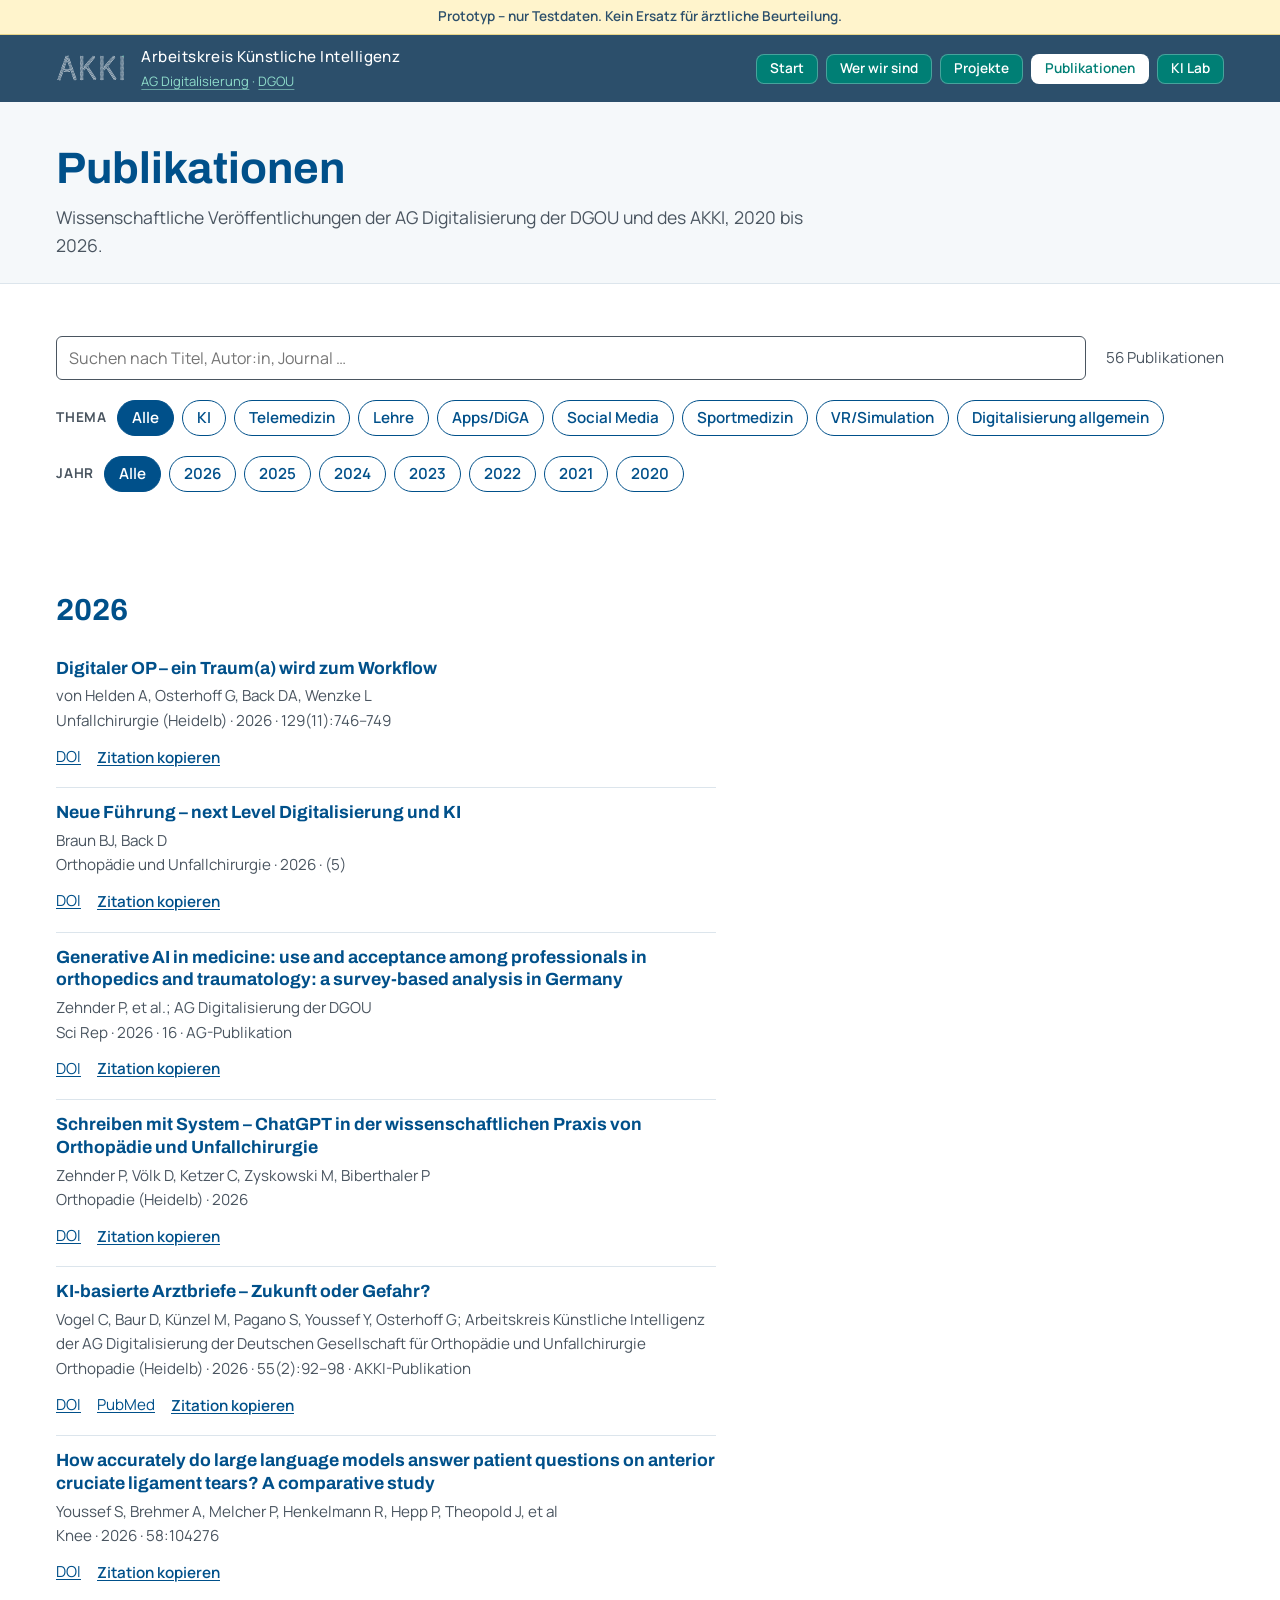
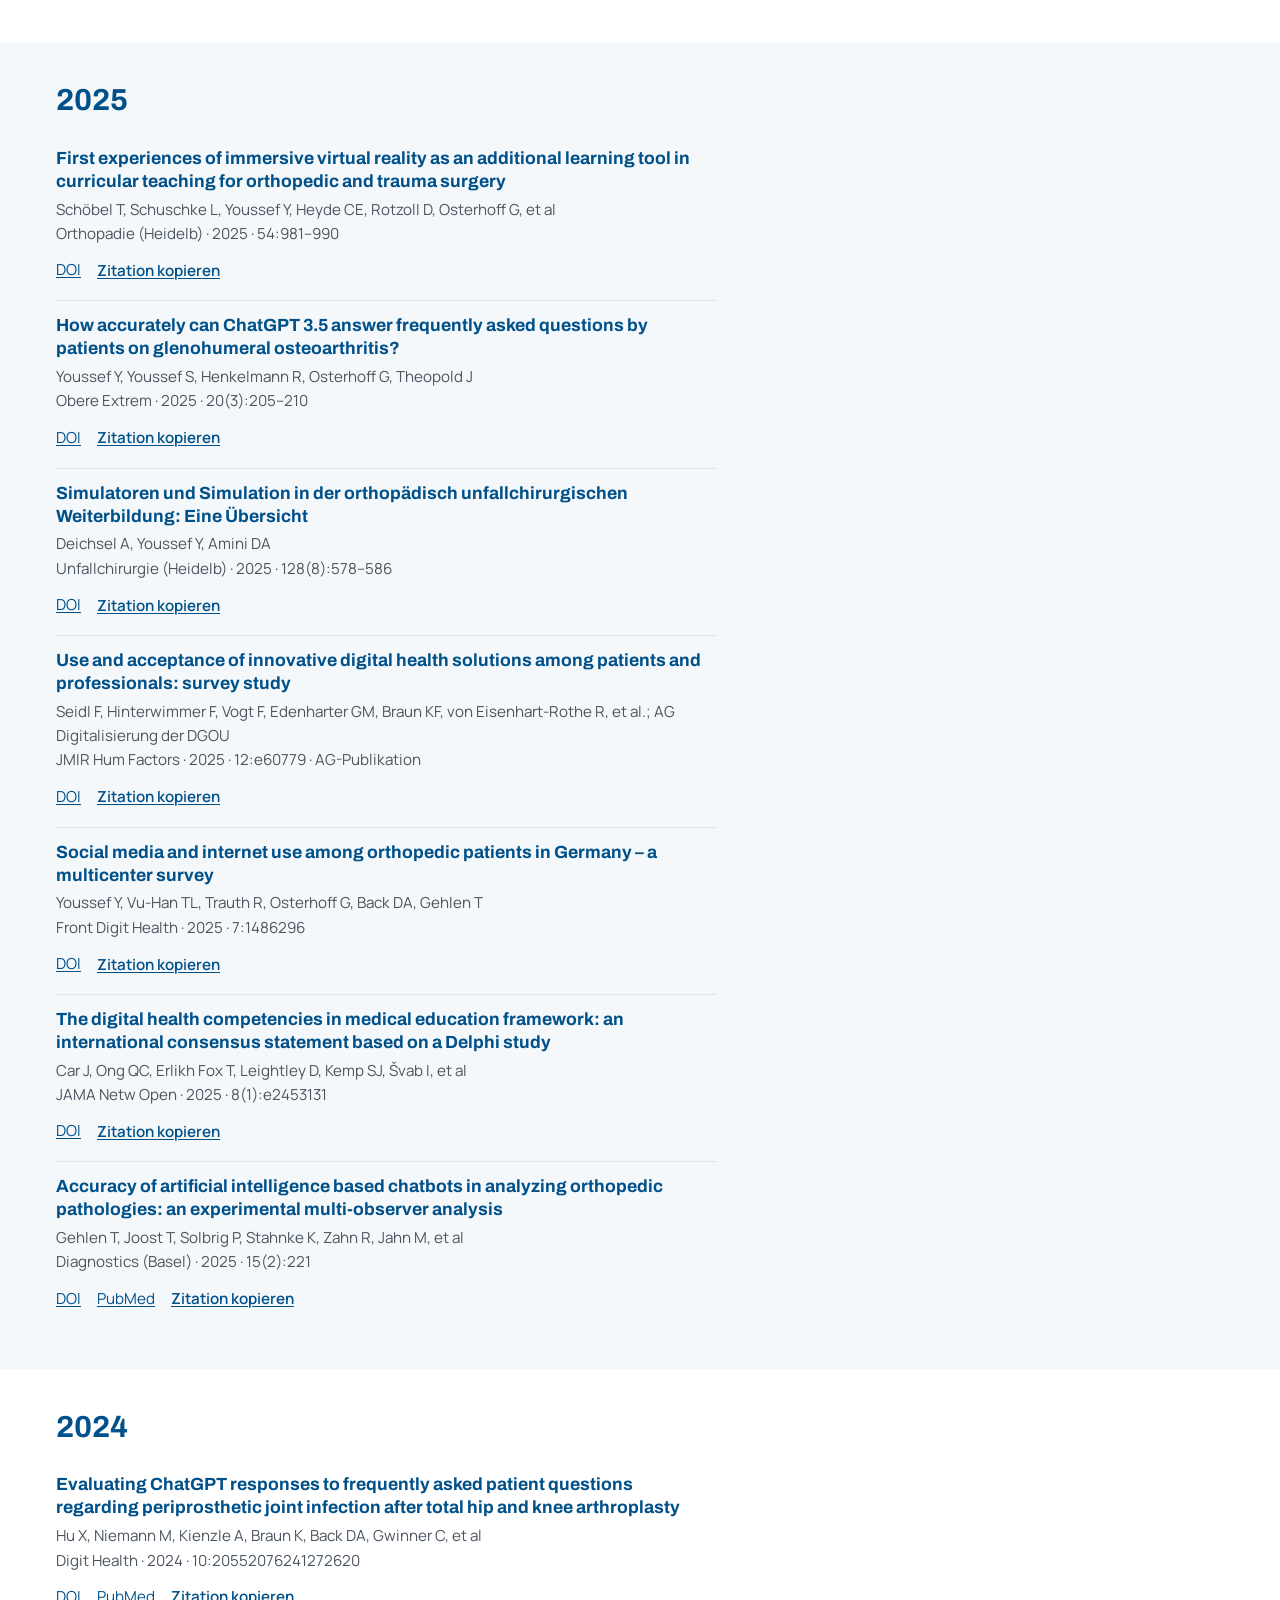
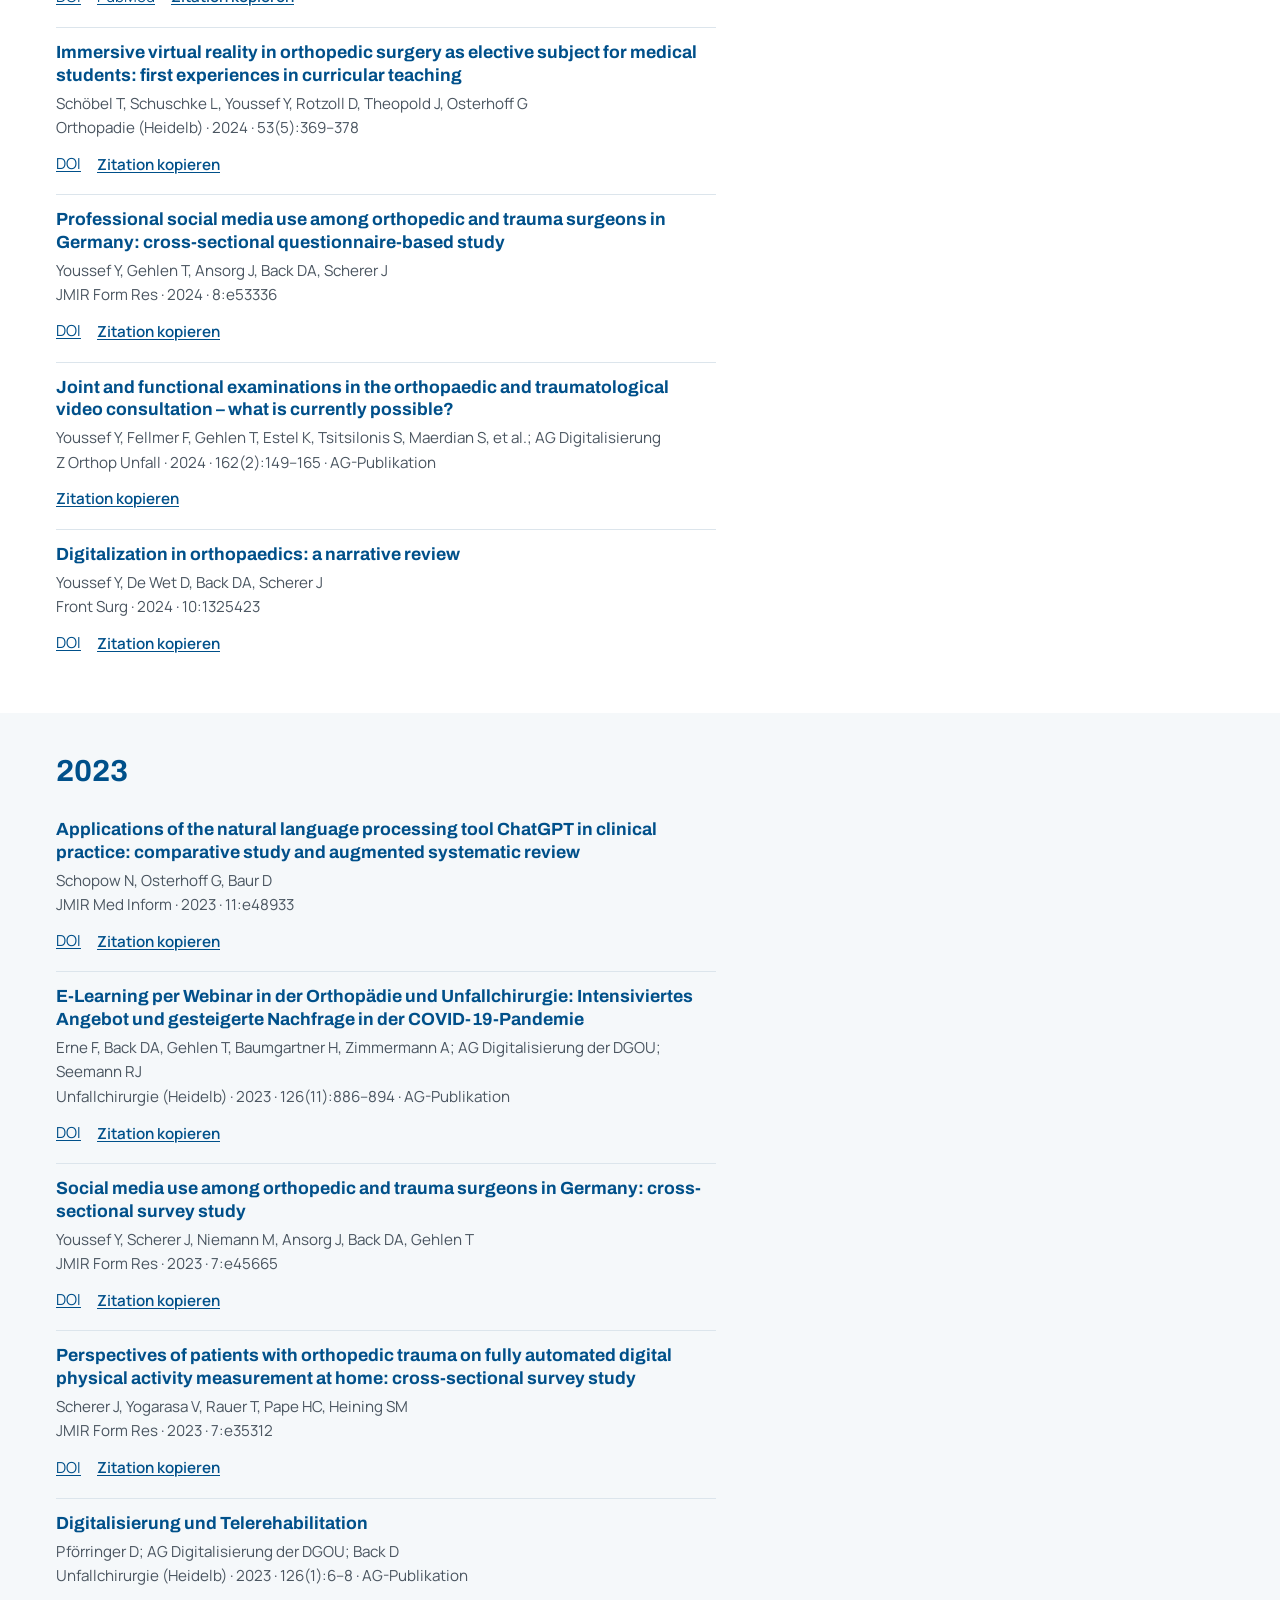
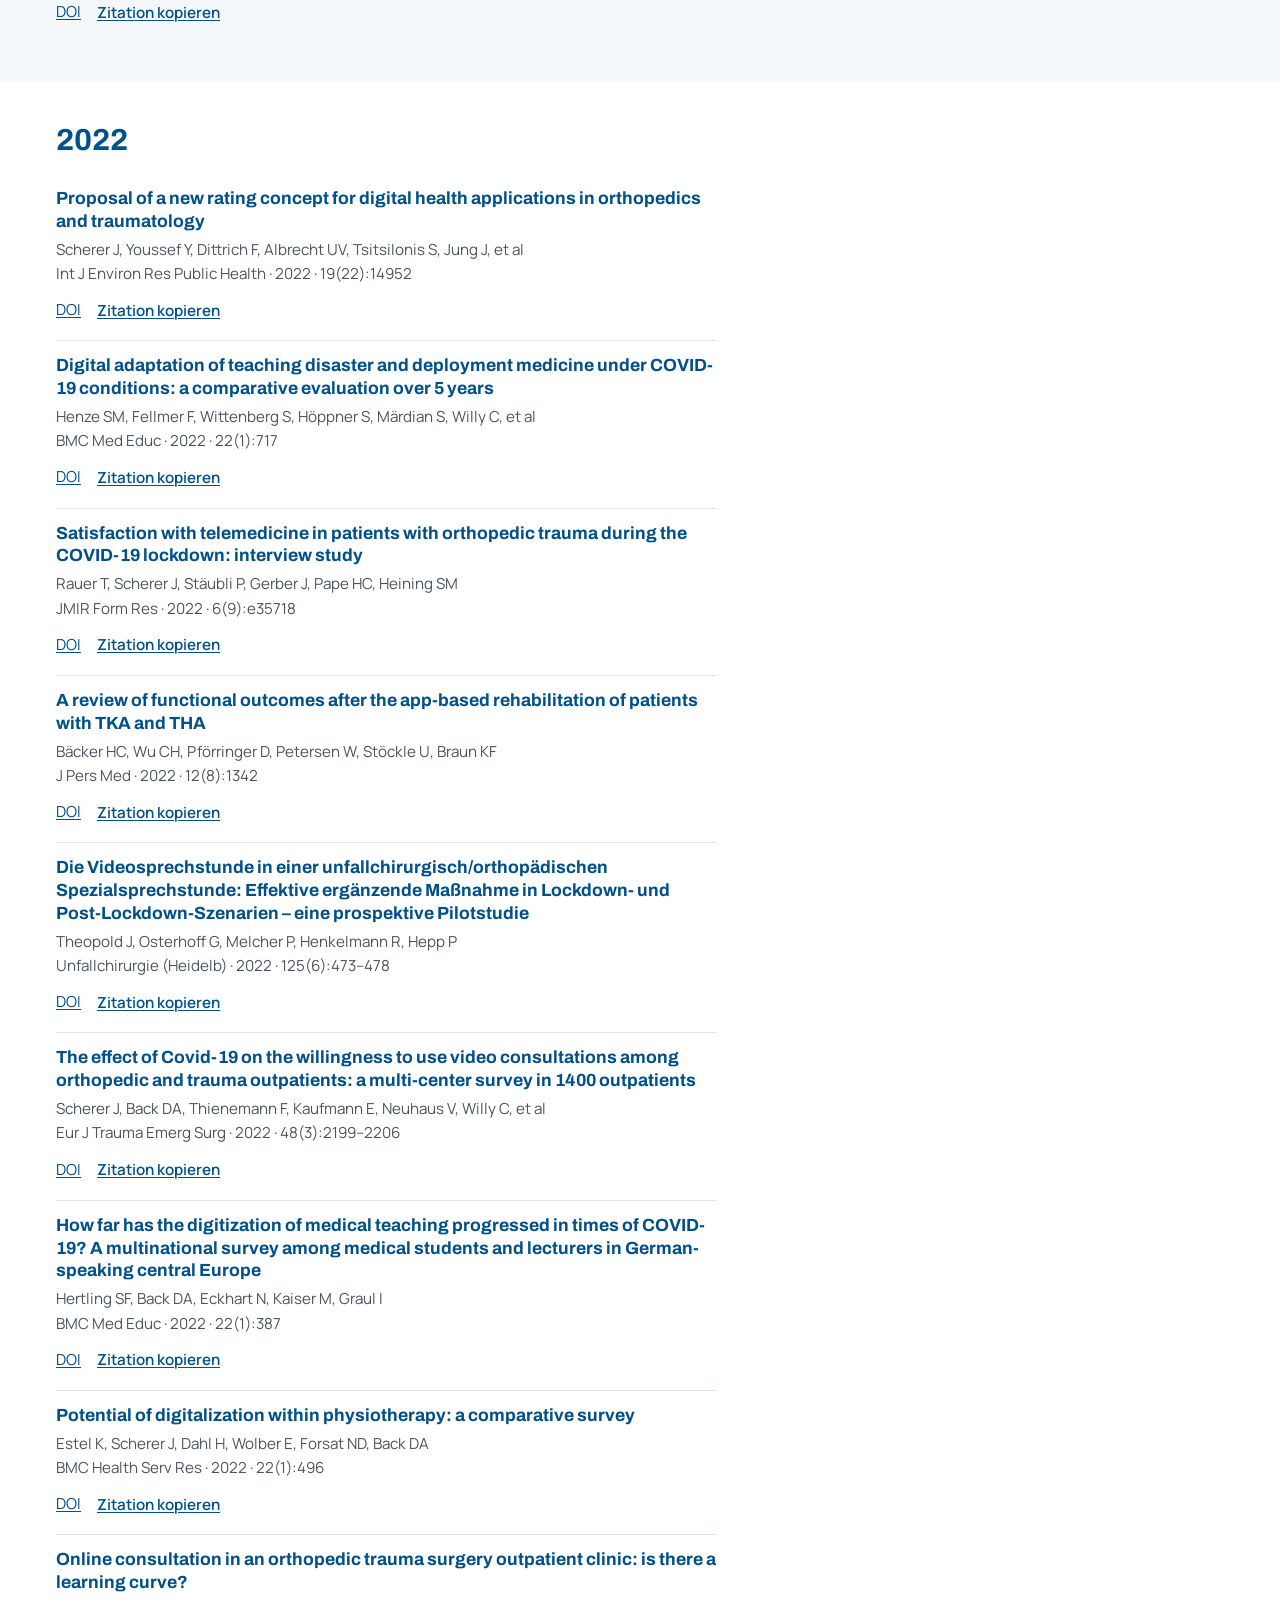
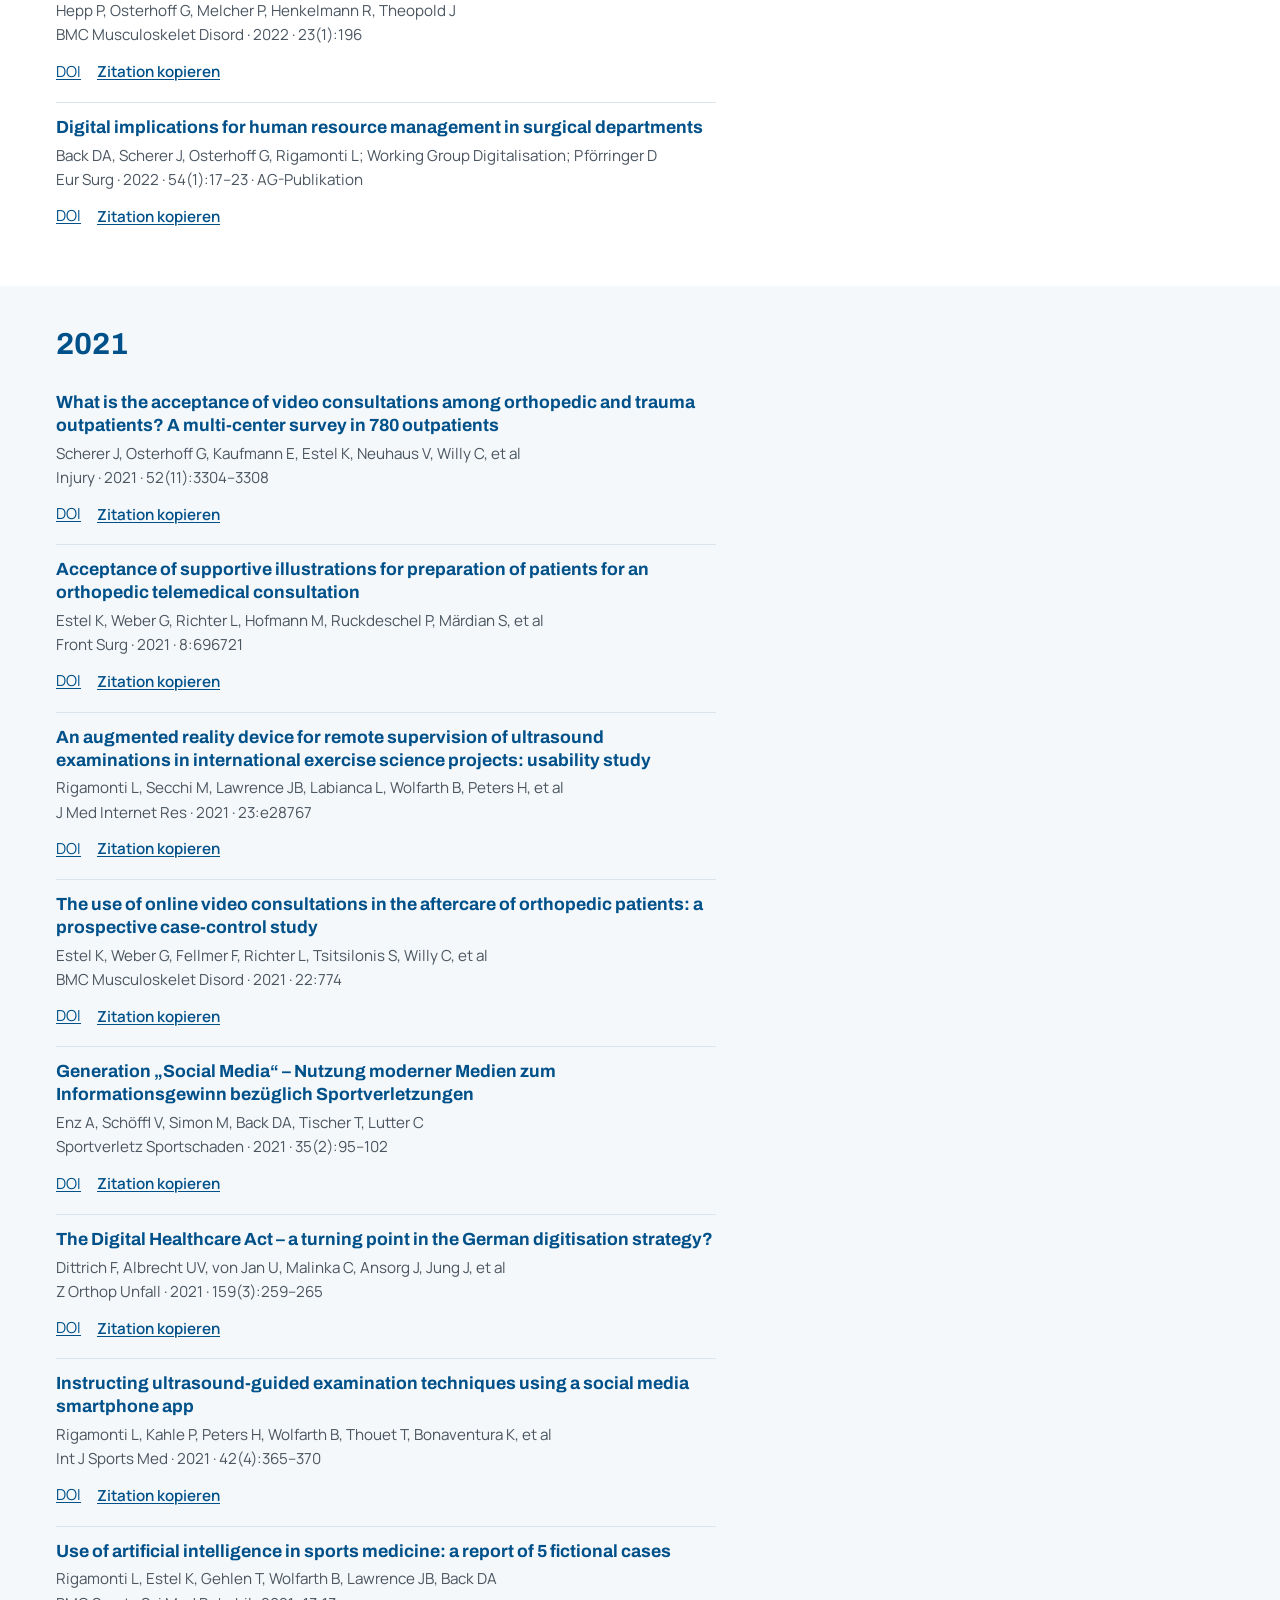
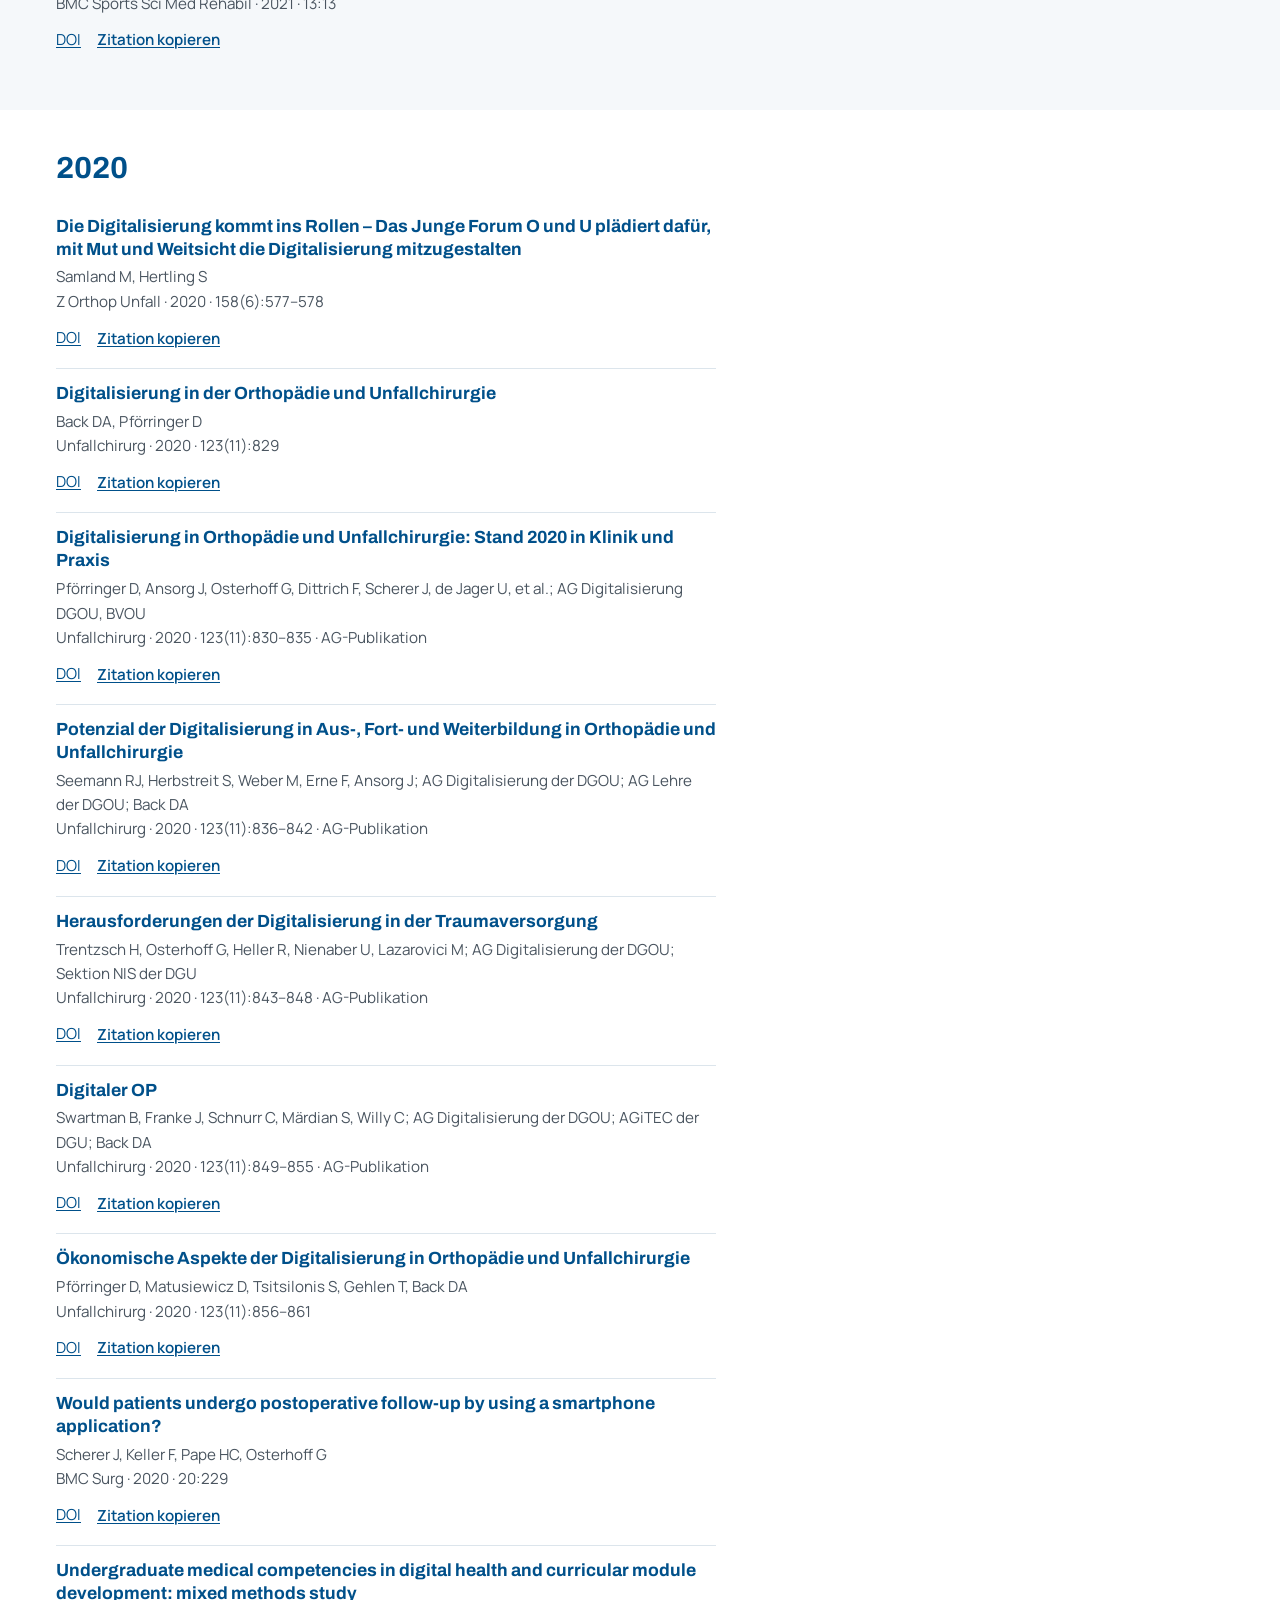
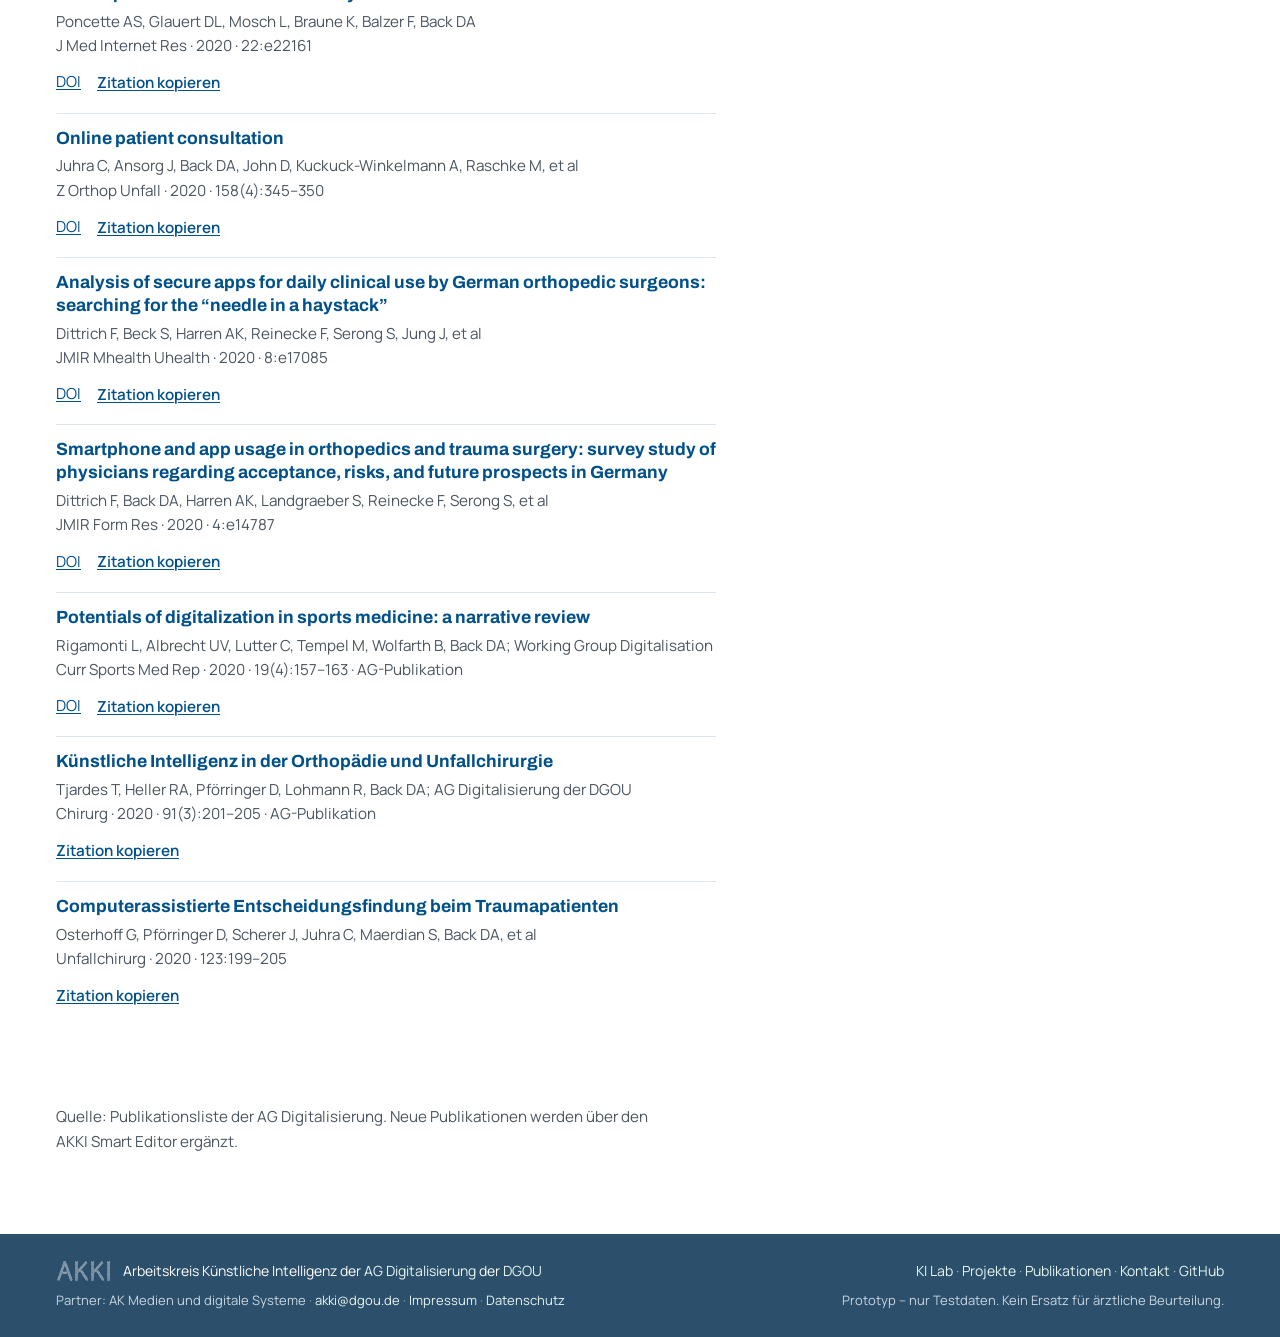
<file: public/publikationen.html>
<!DOCTYPE html>
<html lang="de">
<head>
<meta charset="UTF-8">
<meta name="viewport" content="width=device-width, initial-scale=1.0">
<title>Publikationen – AKKI</title>
<meta name="description" content="Wissenschaftliche Veröffentlichungen der AG Digitalisierung der DGOU und des AKKI, 2020 bis 2026, mit Suche, Jahres- und Themenfilter.">
<!-- Vorerst fuer Suchmaschinen gesperrt, bis die DGOU die Seite freigibt (siehe inhalte.md) -->
<meta name="robots" content="noindex, nofollow">
<link rel="icon" type="image/svg+xml" href="logo/logo-hell.svg">
<link rel="stylesheet" href="style.css">
</head>
<body>

<div id="seitenkopf" class="kopf-fix">
  <div class="prototyp-hinweis" role="note">Prototyp – nur Testdaten. Kein Ersatz für ärztliche Beurteilung.</div>
</div>

<header class="seitenkopf">
  <div class="container">
    <h1>Publikationen</h1>
    <p>Wissenschaftliche Veröffentlichungen der AG Digitalisierung der DGOU und des AKKI, 2020 bis 2026.</p>
  </div>
</header>

<main>
  <section aria-labelledby="suche-titel">
    <div class="container">
      <h2 id="suche-titel" class="sr-only">Publikationen durchsuchen und filtern</h2>
      <div class="archiv-werkzeuge">
        <div class="suchfeld">
          <label class="sr-only" for="pub-suche">Publikationen durchsuchen</label>
          <input type="search" id="pub-suche" placeholder="Suchen nach Titel, Autor:in, Journal …" autocomplete="off">
        </div>
        <span class="hinweis" id="pub-anzahl" aria-live="polite"></span>
      </div>
      <div class="archiv-werkzeuge">
        <div class="filter" id="filter-thema" role="group" aria-label="Nach Thema filtern"><span class="filter-label">Thema</span></div>
      </div>
      <div class="archiv-werkzeuge">
        <div class="filter" id="filter-jahr" role="group" aria-label="Nach Jahr filtern"><span class="filter-label">Jahr</span></div>
      </div>
      <p class="sr-only" id="kopiert-status" role="status"></p>
    </div>
  </section>

  <!-- Rein chronologisch: nach Jahr gruppiert, neueste zuerst (Abschnitte werden aus den Daten erzeugt) -->
  <div id="jahre"></div>

  <section aria-label="Hinweis">
    <div class="container">
      <p class="hinweis" id="pub-leer" hidden>Keine passenden Publikationen gefunden.</p>
      <p class="hinweis">Quelle: Publikationsliste der AG Digitalisierung. Neue Publikationen werden über den AKKI Smart Editor ergänzt.</p>
    </div>
  </section>
</main>

<div id="seitenfuss"></div>

<script src="layout.js"></script>
<script src="kontakt.js"></script>
<script>
  // Alle Publikationen kommen aus public/daten/publikationen.json.
  // Texte werden nur als reiner Text eingefügt. Leere Felder (null) werden nicht angezeigt.
  function el(tag, klasse, text) {
    const e = document.createElement(tag);
    if (klasse) e.className = klasse;
    if (text != null) e.textContent = text;
    return e;
  }
  function link(text, href) {
    const a = el('a', null, text);
    a.href = href; a.target = '_blank'; a.rel = 'noopener';
    return a;
  }

  // Zitation im Vancouver-Stil: Autoren. Titel. Journal. Jahr;Angabe. doi:...
  function zitation(p) {
    const mitPunkt = s => (/[.?!]$/.test(s) ? s : s + '.');
    const teile = [];
    if (p.autoren) teile.push(mitPunkt(p.autoren));
    teile.push(mitPunkt(p.titel));
    if (p.journal) teile.push(p.journal + '.');
    if (p.jahr) teile.push(p.jahr + (p.angabe ? ';' + p.angabe : '') + '.');
    if (p.doi) teile.push('doi:' + p.doi);
    return teile.join(' ');
  }

  async function kopieren(text) {
    try { await navigator.clipboard.writeText(text); return true; } catch (e) { /* weiter mit Ersatzweg */ }
    const t = el('textarea'); t.value = text; t.setAttribute('readonly', ''); t.style.position = 'fixed'; t.style.opacity = '0';
    document.body.appendChild(t); t.select();
    let ok = false;
    try { ok = document.execCommand('copy'); } catch (e) { ok = false; }
    t.remove();
    return ok;
  }

  function eintrag(p) {
    const li = el('li', 'pub-eintrag');
    li.id = p.id;
    // Titel ist ein Link: zuerst DOI, sonst PubMed, sonst nur Text
    const titelAdresse = p.doi ? 'https://doi.org/' + p.doi : (p.pubmed ? 'https://pubmed.ncbi.nlm.nih.gov/' + p.pubmed + '/' : null);
    const h = el('h3', 'pub-eintrag__titel');
    if (titelAdresse) {
      const a = el('a', null, p.titel);
      a.href = titelAdresse; a.target = '_blank'; a.rel = 'noopener';
      h.appendChild(a);
    } else {
      h.textContent = p.titel;
    }
    li.appendChild(h);
    if (p.autoren) li.appendChild(el('p', 'pub-eintrag__autoren', p.autoren));
    const meta = el('p', 'pub-eintrag__meta', [p.journal, p.jahr, p.angabe].filter(Boolean).join(' · '));
    // Kennzeichen nur als dezenter Text, kein farbiges Schild
    if (p.kennzeichen) meta.appendChild(el('span', 'pub-eintrag__kennzeichen', ' · ' + p.kennzeichen));
    li.appendChild(meta);

    const aktionen = el('div', 'pub-eintrag__aktionen');
    if (p.doi) aktionen.appendChild(link('DOI', 'https://doi.org/' + p.doi));
    if (p.pubmed) aktionen.appendChild(link('PubMed', 'https://pubmed.ncbi.nlm.nih.gov/' + p.pubmed + '/'));
    const b = el('button', null, 'Zitation kopieren');
    b.type = 'button';
    b.addEventListener('click', async () => {
      const ok = await kopieren(zitation(p));
      b.textContent = ok ? 'Kopiert ✓' : 'Kopieren nicht möglich';
      document.getElementById('kopiert-status').textContent = ok ? 'Zitation in die Zwischenablage kopiert.' : 'Kopieren nicht möglich.';
      setTimeout(() => { b.textContent = 'Zitation kopieren'; }, 2000);
    });
    aktionen.appendChild(b);
    li.appendChild(aktionen);
    return li;
  }

  fetch('daten/publikationen.json')
    .then(r => { if (!r.ok) throw new Error(); return r.json(); })
    .then(daten => {
      // Neueste zuerst: Jahr absteigend, innerhalb eines Jahres wie in der Liste (nr aufsteigend)
      const alle = (daten.publikationen || []).filter(p => p.titel)
        .sort((a, b) => (b.jahr - a.jahr) || ((a.nr || 0) - (b.nr || 0)));
      const auswahl = { jahr: 'Alle', thema: 'Alle' };
      const suche = document.getElementById('pub-suche');

      function filterKnoepfe(boxId, feld, werte) {
        const box = document.getElementById(boxId);
        ['Alle', ...werte].forEach(w => {
          const b = el('button', 'filter-knopf', String(w));
          b.type = 'button';
          b.setAttribute('aria-pressed', w === 'Alle' ? 'true' : 'false');
          b.addEventListener('click', () => {
            auswahl[feld] = w;
            box.querySelectorAll('button').forEach(x => x.setAttribute('aria-pressed', String(x === b)));
            zeigen();
          });
          box.appendChild(b);
        });
      }
      // Themen: "KI" steht an erster Stelle (Reihenfolge aus der Datei), Jahre neueste zuerst
      const themen = (daten.themen || []).filter(t => alle.some(p => (p.themen || []).includes(t)));
      const jahre = [...new Set(alle.map(p => p.jahr).filter(Boolean))].sort((a, b) => b - a);
      filterKnoepfe('filter-thema', 'thema', themen);
      filterKnoepfe('filter-jahr', 'jahr', jahre);

      function zeigen() {
        const begriff = suche.value.trim().toLowerCase();
        const treffer = alle.filter(p =>
          (auswahl.jahr === 'Alle' || p.jahr === auswahl.jahr) &&
          (auswahl.thema === 'Alle' || (p.themen || []).includes(auswahl.thema)) &&
          (!begriff || [p.titel, p.autoren, p.journal, p.jahr, p.doi].filter(Boolean).join(' ').toLowerCase().includes(begriff)));

        const proJahr = new Map();
        treffer.forEach(p => { if (!proJahr.has(p.jahr)) proJahr.set(p.jahr, []); proJahr.get(p.jahr).push(p); });
        const abschnitte = [...proJahr.entries()].map(([jahr, liste], i) => {
          const s = el('section', i % 2 ? 'abschnitt--hell' : '');
          s.setAttribute('aria-labelledby', 'jahr-' + jahr);
          const c = el('div', 'container');
          const h = el('h2', null, String(jahr)); h.id = 'jahr-' + jahr;
          const ul = el('ul', 'pub-liste');
          ul.append(...liste.map(eintrag));
          c.append(h, ul); s.appendChild(c);
          return s;
        });
        document.getElementById('jahre').replaceChildren(...abschnitte);
        document.getElementById('pub-leer').hidden = treffer.length > 0;
        document.getElementById('pub-anzahl').textContent = treffer.length === 1 ? '1 Publikation' : treffer.length + ' Publikationen';
      }
      suche.addEventListener('input', zeigen);
      zeigen();

      // Sprung von einer Projektkarte oder der Startseite (publikationen.html#<id>): erst nach dem Aufbau der Liste
      const ziel = location.hash && document.getElementById(decodeURIComponent(location.hash.slice(1)));
      if (ziel) ziel.scrollIntoView();
    })
    .catch(() => {
      document.getElementById('pub-leer').textContent = 'Die Publikationen konnten gerade nicht geladen werden.';
      document.getElementById('pub-leer').hidden = false;
    });
</script>
</body>
</html>
</file>
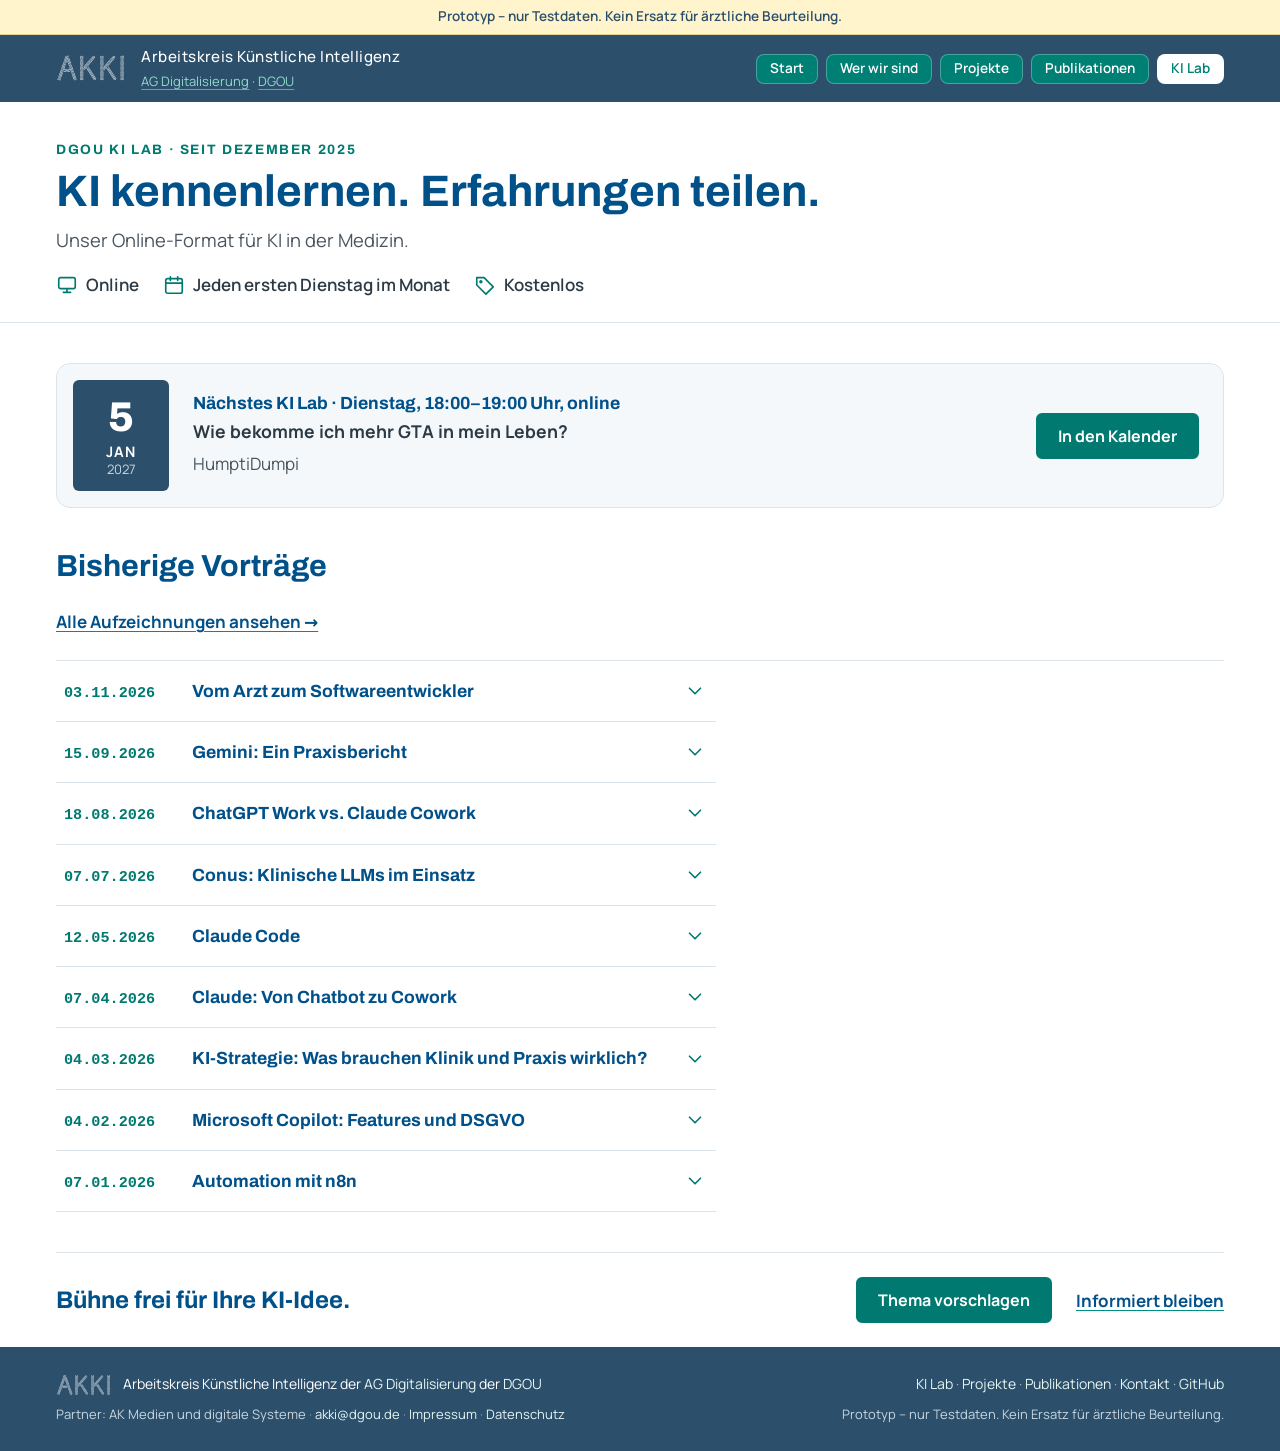
<file: public/treffen.html>
<!DOCTYPE html>
<html lang="de">
<head>
<meta charset="UTF-8">
<meta name="viewport" content="width=device-width, initial-scale=1.0">
<title>KI Lab – AKKI</title>
<meta name="description" content="Das DGOU KI Lab des AKKI: KI kennenlernen, Erfahrungen teilen. Unser Online-Format für KI in der Medizin, jeden ersten Dienstag im Monat, kostenlos.">
<!-- Vorerst fuer Suchmaschinen gesperrt, bis die DGOU die Seite freigibt (siehe inhalte.md) -->
<meta name="robots" content="noindex, nofollow">
<link rel="icon" type="image/svg+xml" href="logo/logo-hell.svg">
<link rel="stylesheet" href="style.css">
<link rel="stylesheet" href="kilab.css">
</head>
<body>

<div id="seitenkopf" class="kopf-fix">
  <div class="prototyp-hinweis" role="note">Prototyp – nur Testdaten. Kein Ersatz für ärztliche Beurteilung.</div>
</div>

<!-- 1. Kopf: weiß, kompakt -->
<header class="kl-kopf">
  <div class="container">
    <p class="kl-kopf__zeile">DGOU KI Lab · Seit Dezember 2025</p>
    <h1>KI kennenlernen. Erfahrungen teilen.</h1>
    <p class="kl-kopf__unter">Unser Online-Format für KI in der Medizin.</p>
    <ul class="kl-meta">
      <li>
        <svg viewBox="0 0 24 24" aria-hidden="true"><rect x="3" y="4" width="18" height="12" rx="2"/><path d="M8 20h8M12 16v4"/></svg>
        Online
      </li>
      <li>
        <svg viewBox="0 0 24 24" aria-hidden="true"><rect x="3" y="5" width="18" height="16" rx="2"/><path d="M3 10h18M8 3v4M16 3v4"/></svg>
        Jeden ersten Dienstag im Monat
      </li>
      <li>
        <svg viewBox="0 0 24 24" aria-hidden="true"><path d="M3 12V4h8l10 10-8 8z"/><circle cx="7.5" cy="8.5" r="1"/></svg>
        Kostenlos
      </li>
    </ul>
  </div>
</header>

<main>
  <!-- 2. Termin-Ticket: nächster erster Dienstag im Monat (berechnet in beitraege.js); Thema und Referent:in nur, wenn in daten/beitraege.json eingetragen -->
  <section class="kl-abschnitt" aria-label="Nächster Termin">
    <div class="container">
      <div class="kl-ticket" id="naechster-termin">
        <div class="kl-ticket__datum" aria-hidden="true">
          <span class="kl-ticket__tag" data-feld="tag"></span>
          <span class="kl-ticket__monat" data-feld="monat"></span>
          <span class="kl-ticket__jahr" data-feld="jahr"></span>
        </div>
        <div class="kl-ticket__text">
          <p class="kl-ticket__zeile"><span data-feld="zeile"></span><span class="sr-only" data-feld="datum-lang"></span></p>
          <p class="kl-ticket__thema" data-feld="thema" hidden></p>
          <p class="kl-ticket__referent" data-feld="referent" hidden></p>
          <p class="kl-ticket__danach" data-feld="danach" hidden></p>
          <p class="kl-ticket__frage" data-feld="ohne-thema">Das Thema steht noch aus. <a data-kontakt-mailto="Themenvorschlag KI Lab" href="mitmachen.html">Haben Sie eine Idee?<span class="sr-only"> Thema vorschlagen</span></a></p>
        </div>
        <div class="kl-ticket__knopf">
          <button class="knopf" type="button" id="ics-knopf" hidden>In den Kalender</button>
        </div>
      </div>
    </div>
  </section>

  <!-- 3. Vorträge als Raster kleiner Karten, neueste zuerst (aus public/daten/beitraege.json über beitraege.js) -->
  <section class="kl-abschnitt" aria-labelledby="vortraege-titel">
    <div class="container">
      <h2 id="vortraege-titel">Bisherige Vorträge</h2>
      <p class="kl-aufzeichnungen" id="kilab-aufzeichnungen" hidden><a href="#" target="_blank" rel="noopener">Alle Aufzeichnungen ansehen →</a></p>
      <ul class="kl-raster" id="kilab-archiv"></ul>
    </div>
  </section>

  <!-- 4. Abschlusszeile -->
  <section class="kl-abschnitt kl-abschnitt--ende" aria-labelledby="thema-titel">
    <div class="container">
      <div class="kl-ende">
        <h2 id="thema-titel">Bühne frei für Ihre KI-Idee.</h2>
        <div class="kl-ende__aktionen">
          <a class="knopf" data-kontakt-mailto="Themenvorschlag KI Lab" href="mitmachen.html">Thema vorschlagen</a>
          <a class="kl-ende__link" data-kontakt-mailto="Newsletter KI Lab" href="mitmachen.html">Informiert bleiben</a>
        </div>
      </div>
    </div>
  </section>
</main>

<div id="seitenfuss"></div>

<script src="layout.js"></script>
<script src="kontakt.js"></script>
<script src="beitraege.js"></script>
</body>
</html>
</file>
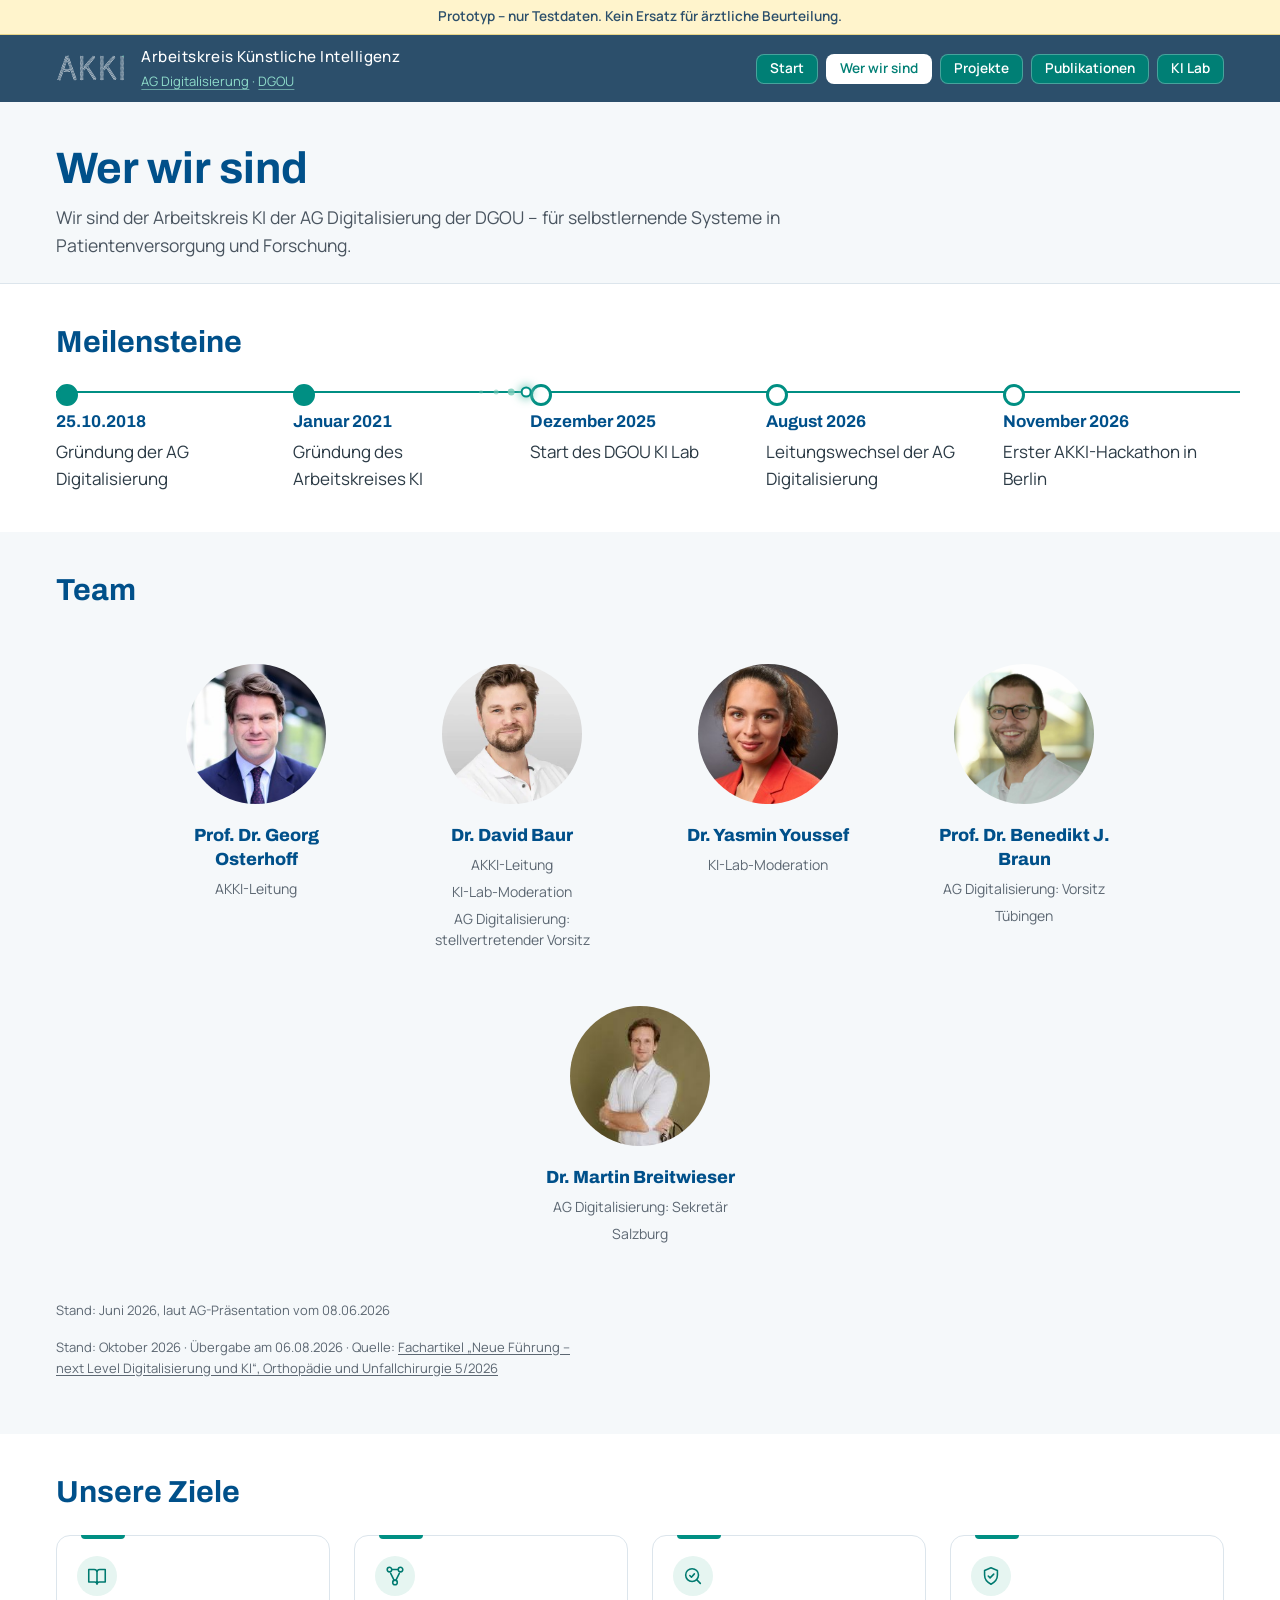
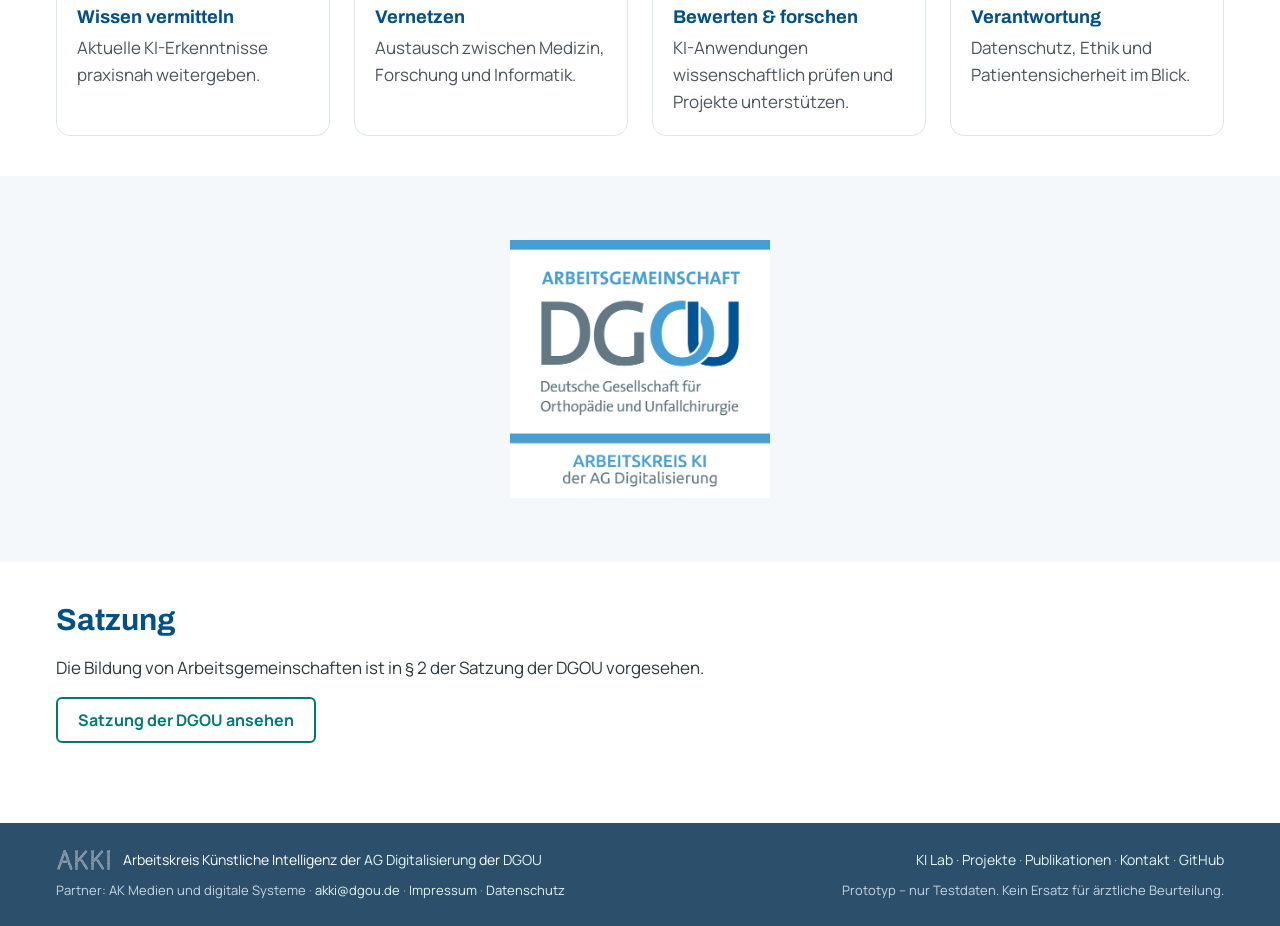
<file: public/wer-wir-sind.html>
<!DOCTYPE html>
<html lang="de">
<head>
<meta charset="UTF-8">
<meta name="viewport" content="width=device-width, initial-scale=1.0">
<title>Wer wir sind – AKKI</title>
<meta name="description" content="Der AKKI ist der Arbeitskreis Künstliche Intelligenz der AG Digitalisierung der DGOU, gegründet im Januar 2021.">
<!-- Vorerst fuer Suchmaschinen gesperrt, bis die DGOU die Seite freigibt (siehe inhalte.md) -->
<meta name="robots" content="noindex, nofollow">
<link rel="icon" type="image/svg+xml" href="logo/logo-hell.svg">
<link rel="stylesheet" href="style.css">
</head>
<body>

<div id="seitenkopf" class="kopf-fix">
  <div class="prototyp-hinweis" role="note">Prototyp – nur Testdaten. Kein Ersatz für ärztliche Beurteilung.</div>
</div>

<header class="seitenkopf">
  <div class="container">
    <h1>Wer wir sind</h1>
    <p id="untertitel">Wir sind der Arbeitskreis KI der AG Digitalisierung der DGOU – für selbstlernende Systeme in Patientenversorgung und Forschung.</p>
  </div>
</header>

<main>
  <section aria-labelledby="zeit-titel">
    <div class="container">
      <h2 id="zeit-titel">Meilensteine</h2>
      <ol class="zeitleiste" id="zeitleiste"></ol>
    </div>
  </section>

  <section class="abschnitt--hell" aria-labelledby="leitung-titel">
    <div class="container">
      <h2 id="leitung-titel">Team</h2>
      <div id="leitung"></div>
      <p class="hinweis stand-zeile" id="leitung-stand"></p>
      <p class="hinweis stand-zeile" id="ag-leitung-stand"></p>
    </div>
  </section>

  <section aria-labelledby="ziele-titel">
    <div class="container">
      <h2 id="ziele-titel">Unsere Ziele</h2>
      <div class="kacheln kacheln--vier" id="ziele"></div>
    </div>
  </section>

  <section class="abschnitt--hell logo-abschnitt">
    <div class="container">
      <img class="dgou-logo" src="bilder/logo-dgou-ak-ki-web.png" alt="Logo der DGOU, Arbeitskreis KI der AG Digitalisierung" width="260" loading="lazy">
    </div>
  </section>

  <section aria-labelledby="rahmen-titel">
    <div class="container">
      <h2 id="rahmen-titel">Satzung</h2>
      <p class="prosa" id="rahmen-text"></p>
      <p><a class="knopf knopf--sekundaer" id="satzung-link" hidden target="_blank" rel="noopener"></a></p>
    </div>
  </section>
</main>
<div id="seitenfuss"></div>

<script src="layout.js"></script>
<script src="kontakt.js"></script>
<script src="personen.js"></script>
<script src="zeitleiste.js"></script>
<script>
  // Alle Inhalte kommen aus public/daten/organisation.json und personen.json.
  // Texte werden nur als reiner Text eingefügt. Leere Felder werden nicht angezeigt.
  function el(tag, klasse, text) {
    const e = document.createElement(tag);
    if (klasse) e.className = klasse;
    if (text != null) e.textContent = text;
    return e;
  }
  const holen = datei => fetch(datei).then(r => { if (!r.ok) throw new Error(datei); return r.json(); });

  // Kachel "Unsere Ziele": Icon, Titel, ein Satz (alles aus organisation.json, nur als Text eingefügt)
  const ZIEL_ICONS = {
    buch: 'M3 5h6a3 3 0 0 1 3 3v13a2.5 2.5 0 0 0-2.5-2.5H3zM21 5h-6a3 3 0 0 0-3 3v13a2.5 2.5 0 0 1 2.5-2.5H21z',
    netz: 'M6 7.5a2.5 2.5 0 1 0 0-5 2.5 2.5 0 0 0 0 5zM18 7.5a2.5 2.5 0 1 0 0-5 2.5 2.5 0 0 0 0 5zM12 21.5a2.5 2.5 0 1 0 0-5 2.5 2.5 0 0 0 0 5zM8.5 5h7M7.3 9.2l3.5 7.1M16.7 9.2l-3.5 7.1',
    lupe: 'M11 18a7 7 0 1 0 0-14 7 7 0 0 0 0 14zM20 20l-4-4M8.5 11.5l1.8 1.8 3.2-3.6',
    schild: 'M12 3l7 3v5c0 4.5-3 8-7 10-4-2-7-5.5-7-10V6zM9 12l2 2 4-4',
  };
  function zielKachel(z) {
    const k = el('article', 'kachel ziel-kachel');
    const icon = el('span', 'ziel-kachel__icon');
    const NS = 'http://www.w3.org/2000/svg';
    const svg = document.createElementNS(NS, 'svg');
    svg.setAttribute('viewBox', '0 0 24 24'); svg.setAttribute('aria-hidden', 'true');
    const pfad = document.createElementNS(NS, 'path');
    pfad.setAttribute('d', ZIEL_ICONS[z.icon] || ZIEL_ICONS.buch);
    svg.appendChild(pfad); icon.appendChild(svg);
    k.append(icon, el('h3', null, z.titel), el('p', null, z.text));
    return k;
  }
  const personenVon = (ids, personen) => (ids || []).map(id => personen[id]).filter(Boolean);

  Promise.all([holen('daten/organisation.json'), holen('daten/personen.json')]).then(([org, pd]) => {
    const personen = Object.fromEntries(pd.personen.map(p => [p.id, p]));
    const setze = (id, text) => { const e = document.getElementById(id); if (e && text) e.textContent = text; };

    setze('untertitel', org.untertitel);
    document.getElementById('ziele').replaceChildren(...((org.ziele && org.ziele.kacheln) || []).map(zielKachel));

    document.getElementById('zeitleiste').replaceChildren(...(org.zeitleiste || []).map(z => {
      const li = el('li', 'zeitleiste__punkt');
      li.appendChild(el('strong', 'zeitleiste__datum', z.datum));
      li.appendChild(el('span', null, z.text));
      return li;
    }));
    window.zeitleisteAnimieren(document.getElementById('zeitleiste'));

    // Team: der einzige Ort mit Fotos. Jede Person nur einmal (Leitung des AKKI, dann Leitung der AG), Funktionen und Ort aus personen.json
    const ag = pd.agLeitung;
    const teamIds = [...new Set([...(org.leitungPersonen || []), ...((ag && ag.mitglieder) || []).map(m => m.person)])];
    document.getElementById('leitung').replaceChildren(window.personenReihe(personenVon(teamIds, personen).map(p => (
      { person: p, funktionen: [...(p.rollen || []), p.ort] }))));
    setze('leitung-stand', org.leitungHinweis);

    // Stand und Quelle der AG-Leitung
    if (ag) {
      const stand = document.getElementById('ag-leitung-stand');
      stand.textContent = `Stand: ${ag.stand} · ${ag.hinweis} · Quelle: `;
      const a = el('a', null, 'Fachartikel „Neue Führung – next Level Digitalisierung und KI“, Orthopädie und Unfallchirurgie 5/2026');
      a.href = 'https://doi.org/10.1007/s41785-026-4929-z'; a.target = '_blank'; a.rel = 'noopener';
      stand.appendChild(a);
    }

    if (org.rahmen) {
      setze('rahmen-text', org.rahmen.text);
      const l = document.getElementById('satzung-link');
      if (org.rahmen.satzungLink) { l.href = org.rahmen.satzungLink; l.textContent = org.rahmen.satzungLinkText || 'Satzung ansehen'; l.hidden = false; }
    }
  }).catch(() => {
    document.querySelector('main').appendChild(el('p', 'hinweis container', 'Die Inhalte konnten gerade nicht geladen werden.'));
  });
</script>
</body>
</html>
</file>
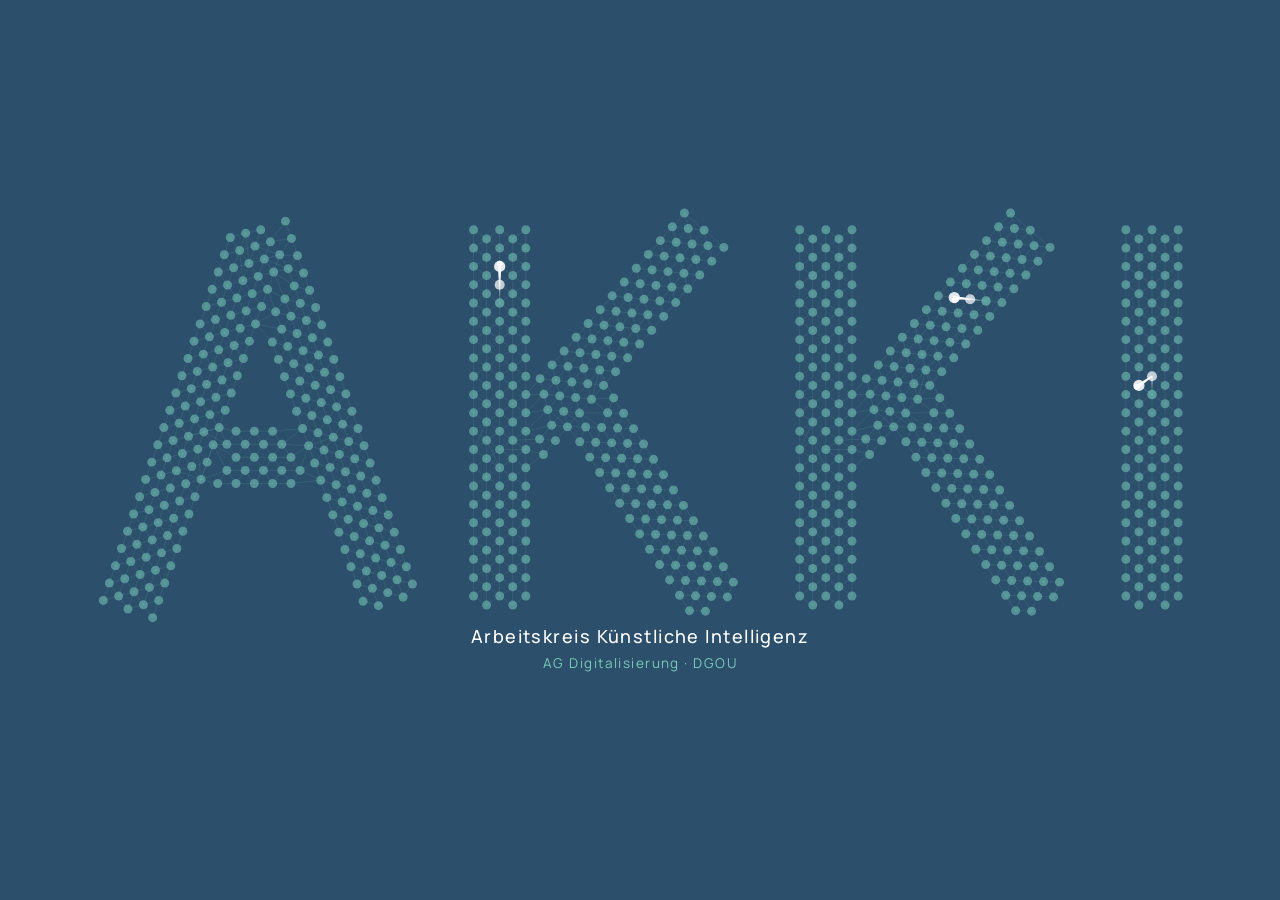
<file: public/logo/logo-vorschau.html>
<!DOCTYPE html><html lang="de"><head><meta charset="utf-8"><title>AKKI Logo</title><style>@font-face{font-family:'Manrope';font-weight:400 700;font-display:swap;src:url('../fonts/manrope-latin.woff2') format('woff2')}</style></head><body style="margin:0;background:#2C4F6B"><canvas data-akki-logo style="width:100%;height:100vh;display:block"></canvas><script>(function () {
  const BASE = '#78CBB9', ACC = '#FFFFFF', HEAD = '#FFFFFF', TXT = '#FFFFFF', TXT2 = '#78CBB9';
  const LETTERS = [
    [[0, 100, 35, 0], [35, 0, 70, 100], [14, 60, 56, 60]],
    [[0, 0, 0, 100], [0, 62, 54, 0], [19, 40, 58, 100]],
    [[0, 0, 0, 100], [0, 62, 54, 0], [19, 40, 58, 100]],
    [[0, 0, 0, 100]]
  ];
  const WIDTHS = [70, 58, 58, 0], GAP = 28;
  const reduce = window.matchMedia && window.matchMedia('(prefers-reduced-motion: reduce)').matches;

  function start(c) {
    const x = c.getContext('2d');
    const sub1 = c.dataset.untertitel || 'Arbeitskreis Künstliche Intelligenz';
    const sub2 = c.dataset.zeile2 || 'AG Digitalisierung · DGOU';
    let W, H, P = [], E = [], N = [], Q = [], m = { x: -999, y: -999 }, last = 0, grid, MIN, txtY, fs;

    function add(px, py) {
      const gx = Math.floor(px / MIN), gy = Math.floor(py / MIN);
      for (let a = -1; a <= 1; a++) for (let b = -1; b <= 1; b++) {
        const cell = grid.get((gx + a) + ',' + (gy + b));
        if (cell) for (const i of cell) if ((P[i].x - px) ** 2 + (P[i].y - py) ** 2 < MIN * MIN) return i;
      }
      P.push({ x: px, y: py, g: 0 });
      const k = gx + ',' + gy;
      if (!grid.has(k)) grid.set(k, []);
      grid.get(k).push(P.length - 1);
      return P.length - 1;
    }
    function edge(a, b) { if (a !== b) E.push(a < b ? [a, b] : [b, a]); }

    function build() {
      const r = window.devicePixelRatio || 1;
      W = c.clientWidth; H = c.clientHeight || 260;
      c.width = W * r; c.height = H * r; x.setTransform(r, 0, 0, r, 0, 0);
      const tot = WIDTHS.reduce((a, b) => a + b, 0) + GAP * 3;
      const sc = Math.min((W * 0.8) / tot, (H * 0.58) / 100);
      fs = Math.max(11, Math.min(18, sc * 11));
      const blockH = 100 * sc + fs * 3.4;
      const ox = (W - tot * sc) / 2, oy = (H - blockH) / 2;
      txtY = oy + 100 * sc + fs * 1.9;
      const step = 7 * sc / 1.45, rails = [-2, -1, 0, 1, 2], rg = 5 * sc / 1.45;
      MIN = 5.2 * sc / 1.45;
      P = []; E = []; grid = new Map(); let cx = 0;
      LETTERS.forEach((segs, li) => {
        segs.forEach(([x1, y1, x2, y2]) => {
          const ax = ox + (cx + x1) * sc, ay = oy + y1 * sc, bx = ox + (cx + x2) * sc, by = oy + y2 * sc;
          const len = Math.hypot(bx - ax, by - ay), ux = (bx - ax) / len, uy = (by - ay) / len, nx = -uy, ny = ux;
          const n = Math.floor(len / step), idx = [];
          rails.forEach((rr, ri) => {
            idx[ri] = [];
            const sh = (ri % 2) * step / 2;
            for (let k = 0; k <= n; k++) {
              const t = Math.min(k * step + sh, len);
              const id = add(ax + ux * t + nx * rr * rg, ay + uy * t + ny * rr * rg);
              if (k > 0) edge(idx[ri][k - 1], id);
              idx[ri].push(id);
            }
          });
          for (let ri = 1; ri < rails.length; ri++) for (let k = 0; k <= n; k++) {
            edge(idx[ri - 1][k], idx[ri][k]);
            if (k + 1 <= n) (ri % 2) ? edge(idx[ri - 1][k + 1], idx[ri][k]) : edge(idx[ri - 1][k], idx[ri][k + 1]);
          }
        });
        cx += WIDTHS[li] + GAP;
      });
      const seen = new Set();
      E = E.filter(([a, b]) => { const k = a + '-' + b; if (seen.has(k)) return false; seen.add(k); return true; });
      N = P.map(() => []);
      E.forEach(([a, b]) => { N[a].push(b); N[b].push(a); });
      Q = [];
      if (!reduce) for (let k = 0; k < 3; k++) spawn(Math.floor(Math.random() * P.length));
    }

    function spawn(a) {
      if (!N[a] || !N[a].length) return;
      Q.push({ a, b: N[a][0], t: 0, tr: [], life: Q.length < 3 ? 1e9 : 200 });
      if (Q.length > 9) Q.splice(3, 1);
    }

    function draw() {
      x.clearRect(0, 0, W, H);
      for (const p of P) {
        const dx = p.x - m.x, dy = p.y - m.y;
        if (dx * dx + dy * dy < 1600) p.g = Math.min(1, p.g + 0.15);
        p.g *= 0.965;
      }
      x.lineWidth = 0.8; x.strokeStyle = BASE; x.globalAlpha = 0.17; x.beginPath();
      for (const [i, j] of E) { x.moveTo(P[i].x, P[i].y); x.lineTo(P[j].x, P[j].y); }
      x.stroke();
      x.strokeStyle = ACC;
      for (const [i, j] of E) {
        const gg = Math.min(P[i].g, P[j].g);
        if (gg > 0.05) { x.globalAlpha = gg * 0.8; x.beginPath(); x.moveTo(P[i].x, P[i].y); x.lineTo(P[j].x, P[j].y); x.stroke(); }
      }
      for (const q of Q) {
        q.life--; q.t += 0.05;
        if (q.t >= 1) {
          P[q.b].g = Math.max(P[q.b].g, 0.8);
          const o = N[q.b].filter(n => n !== q.a); let nb = q.a;
          if (o.length) {
            const dx = P[q.b].x - P[q.a].x, dy = P[q.b].y - P[q.a].y;
            o.sort((u, v) => ((P[v].x - P[q.b].x) * dx + (P[v].y - P[q.b].y) * dy) - ((P[u].x - P[q.b].x) * dx + (P[u].y - P[q.b].y) * dy));
            nb = Math.random() < 0.7 ? o[0] : o[Math.floor(Math.random() * o.length)];
          }
          q.a = q.b; q.b = nb; q.t = 0;
        }
        const A = P[q.a], B = P[q.b];
        q.tr.push([A.x + (B.x - A.x) * q.t, A.y + (B.y - A.y) * q.t]);
        if (q.tr.length > 40) q.tr.shift();
      }
      Q = Q.filter(q => q.life > 0);
      const pr = MIN * 0.33;
      for (const p of P) {
        x.globalAlpha = 0.55 + p.g * 0.45; x.fillStyle = p.g > 0.2 ? ACC : BASE;
        x.beginPath(); x.arc(p.x, p.y, pr + p.g * pr * 0.35, 0, 6.283); x.fill();
      }
      x.lineCap = 'round';
      for (const q of Q) {
        const tr = q.tr, fade = Math.min(1, q.life / 40);
        for (let k = 1; k < tr.length; k++) {
          const f = k / tr.length;
          x.globalAlpha = f * 0.9 * fade; x.strokeStyle = ACC; x.lineWidth = 0.6 + f * 2.6;
          x.beginPath(); x.moveTo(tr[k - 1][0], tr[k - 1][1]); x.lineTo(tr[k][0], tr[k][1]); x.stroke();
        }
        const h = tr[tr.length - 1];
        if (h) { x.globalAlpha = fade; x.fillStyle = HEAD; x.beginPath(); x.arc(h[0], h[1], 2.8, 0, 6.283); x.fill(); }
      }
      x.globalAlpha = 1; x.textAlign = 'center'; x.textBaseline = 'alphabetic';
      x.fillStyle = TXT; x.font = '500 ' + fs + 'px Manrope, system-ui, sans-serif';
      if (x.letterSpacing !== undefined) x.letterSpacing = (fs * 0.08) + 'px';
      x.fillText(sub1, W / 2, txtY);
      x.fillStyle = TXT2; x.font = '400 ' + (fs * 0.75) + 'px Manrope, system-ui, sans-serif';
      x.fillText(sub2, W / 2, txtY + fs * 1.35);
      if (x.letterSpacing !== undefined) x.letterSpacing = '0px';
      if (!reduce) requestAnimationFrame(draw);
    }

    c.setAttribute('role', 'img');
    if (!c.getAttribute('aria-label')) c.setAttribute('aria-label', 'AKKI – ' + sub1 + ', ' + sub2);
    c.addEventListener('mousemove', e => {
      const r = c.getBoundingClientRect(); m.x = e.clientX - r.left; m.y = e.clientY - r.top;
      const now = performance.now();
      if (!reduce && now - last > 350) {
        let bi = -1, bd = 900;
        P.forEach((p, i) => { const d = (p.x - m.x) ** 2 + (p.y - m.y) ** 2; if (d < bd) { bd = d; bi = i; } });
        if (bi >= 0) { spawn(bi); last = now; }
      }
      if (reduce) draw();
    });
    c.addEventListener('mouseleave', () => { m.x = -999; m.y = -999; if (reduce) draw(); });
    window.addEventListener('resize', () => { build(); if (reduce) draw(); });
    build(); draw();
  }

  function init() { document.querySelectorAll('canvas[data-akki-logo]').forEach(start); }
  if (document.readyState === 'loading') document.addEventListener('DOMContentLoaded', init); else init();
})();
</script></body></html>
</file>
<file: public/style.css>
/* Gemeinsames Design aller AKKI-Seiten (Vorgabe: ARBEITSAUFTRAG.md, Block A)
   ALLE Farben, Abstände und Schriften stehen oben als Variablen.
   Für ein späteres offizielles DGOU-Design reicht es, diese Werte zu ändern. */

/* Schriften lokal aus public/fonts (keine Verbindung zu Google).
   Lizenz: SIL Open Font License, siehe public/fonts/OFL-*.txt */
@font-face {
  font-family: 'Archivo'; font-style: normal; font-weight: 500 800; font-display: swap;
  src: url('fonts/archivo-latin.woff2') format('woff2');
  unicode-range: U+0000-00FF, U+0131, U+0152-0153, U+02BB-02BC, U+02C6, U+02DA, U+02DC, U+0304, U+0308, U+0329, U+2000-206F, U+20AC, U+2122, U+2191, U+2193, U+2212, U+2215, U+FEFF, U+FFFD;
}
@font-face {
  font-family: 'Archivo'; font-style: normal; font-weight: 500 800; font-display: swap;
  src: url('fonts/archivo-latin-ext.woff2') format('woff2');
  unicode-range: U+0100-02BA, U+02BD-02C5, U+02C7-02CC, U+02CE-02D7, U+02DD-02FF, U+0304, U+0308, U+0329, U+1D00-1DBF, U+1E00-1E9F, U+1EF2-1EFF, U+2020, U+20A0-20AB, U+20AD-20C4, U+2113, U+2C60-2C7F, U+A720-A7FF;
}
@font-face {
  font-family: 'Manrope'; font-style: normal; font-weight: 400 700; font-display: swap;
  src: url('fonts/manrope-latin.woff2') format('woff2');
  unicode-range: U+0000-00FF, U+0131, U+0152-0153, U+02BB-02BC, U+02C6, U+02DA, U+02DC, U+0304, U+0308, U+0329, U+2000-206F, U+20AC, U+2122, U+2191, U+2193, U+2212, U+2215, U+FEFF, U+FFFD;
}
@font-face {
  font-family: 'Manrope'; font-style: normal; font-weight: 400 700; font-display: swap;
  src: url('fonts/manrope-latin-ext.woff2') format('woff2');
  unicode-range: U+0100-02BA, U+02BD-02C5, U+02C7-02CC, U+02CE-02D7, U+02DD-02FF, U+0304, U+0308, U+0329, U+1D00-1DBF, U+1E00-1E9F, U+1EF2-1EFF, U+2020, U+20A0-20AB, U+20AD-20C4, U+2113, U+2C60-2C7F, U+A720-A7FF;
}

:root {
  /* ---- Palette D (ARBEITSAUFTRAG A1) ---- */
  --blau: #00508A;          /* Überschriften, Links, Primärtext-Akzente */
  --petrol: #008F83;        /* Linien, Rahmen, Hover, Unterstreichung der aktiven Navigation */
  --petrol-text: #007A70;   /* Petrol für Button-Füllung und Text: weiße Schrift 5,2:1 (#008F83 hätte nur 4,0:1) */
  --petrol-dunkel: #00655D; /* Button beim Überfahren */
  --mint: #78CBB9;          /* Logo, kleine Akzente, Badges (immer mit dunkler Schrift) */
  --mint-hell: #E6F5F1;     /* sparsam: höchstens ein hervorgehobener Bereich pro Seite */
  --weiss: #FFFFFF;         /* Seitenhintergrund und Standard-Kartenhintergrund */
  --hell: #F5F8FA;          /* abwechselnde Abschnitte, Seitenköpfe */
  --navy: #2C4F6B;          /* Logo-Kachel, Footer */
  --text: #2B3A45;          /* Fließtext */
  --text-2: #4A5560;        /* Nebentext, Metadaten */
  --rahmen: #DCE5EC;        /* Kartenrahmen, Trennlinien */

  /* ---- Abstände (8 / 16 / 24 / 40 / 64) ---- */
  --a1: 8px;
  --a2: 16px;
  --a3: 24px;
  --a4: 40px;
  --a5: 64px;

  /* ---- Form und Raster ---- */
  --radius: 14px;
  --radius-klein: 6px;
  --breite: 1200px;         /* maximale Inhaltsbreite */
  --zeile: 70ch;            /* maximale Zeilenlänge für Fließtext */

  /* ---- Schriften (lokal, siehe @font-face oben) ---- */
  --font-heading: 'Archivo', system-ui, sans-serif;
  --font-body: 'Manrope', system-ui, sans-serif;

  /* ---- Auf dunklem Grund (Footer, Logo-Kachel) ---- */
  --text-auf-dunkel: #FFFFFF;
  --text-auf-dunkel-leise: #C9D6E0;
  --linie-auf-dunkel: rgba(255, 255, 255, .14);

  /* ---- Markierungen und Zustände ---- */
  --hinweis-bg: #FFF4CC;    /* Pflicht-Hinweis, Entwurf-Banner */
  --hinweis-rahmen: #E8D58A;
  --hinweis-text: #5C4A00;
  --folgt-bg: #EEF3F7;
  --folgt-rahmen: #9AAFC0;
  --fehler: #A3262A;
  --schatten: rgba(44, 79, 107, .12);
  --fokus: #00508A;         /* Tastatur-Fokus auf hellem Grund (mind. 3:1) */
  --fokus-auf-dunkel: #FFFFFF;

  /* ---- Status-Badges (Text immer gut lesbar) ---- */
  --badge-idee-bg: #FFFFFF;      --badge-idee-text: #2B3A45;
  --badge-planung-bg: #E3ECF3;   --badge-planung-text: #00395F;
  --badge-laufend-bg: #78CBB9;   --badge-laufend-text: #2C4F6B;
  --badge-fertig-bg: #E4EAEF;    --badge-fertig-text: #2B3A45;
  --badge-publiziert-bg: #00508A; --badge-publiziert-text: #FFFFFF;

  /* ---- Alte Namen (Smart Editor und ältere Teile verwenden sie noch) ---- */
  --bg: var(--weiss);
  --kachel: var(--weiss);
  --border: var(--rahmen);
  --dunkel: var(--text);
  --haupt: var(--blau);
  --akzent: var(--petrol);
  --link: var(--blau);
  --text-leise: var(--text-2);
  --text-neben: var(--text-2);
}

/* =============== Grundlagen =============== */
* { box-sizing: border-box; }
html { scroll-padding-top: 130px; }
html, body { margin: 0; }
body {
  background: var(--weiss);
  color: var(--text);
  font-family: var(--font-body);
  font-size: 1.0625rem;
  line-height: 1.6;
}
h1, h2, h3 { font-family: var(--font-heading); color: var(--blau); line-height: 1.2; margin: 0 0 .5em; }
h1 { font-size: clamp(1.9rem, 1.2rem + 2.6vw, 2.75rem); }
h2 { font-size: clamp(1.45rem, 1.1rem + 1.4vw, 1.9rem); }
h3 { font-size: 1.15rem; }
p { margin: 0 0 var(--a2); }
a { color: var(--blau); text-underline-offset: 2px; }
a:hover { text-decoration-color: var(--petrol); text-decoration-thickness: 2px; }
:focus-visible { outline: 3px solid var(--fokus); outline-offset: 2px; }
.footer :focus-visible, .hero :focus-visible, .logo-kachel :focus-visible { outline-color: var(--fokus-auf-dunkel); }
.container { max-width: var(--breite); margin: 0 auto; padding: 0 var(--a2); }
.prosa, .einstieg p { max-width: var(--zeile); }
.sr-only { position: absolute; width: 1px; height: 1px; overflow: hidden; clip: rect(0 0 0 0); white-space: nowrap; }

.skip-link { position: absolute; left: var(--a2); top: -60px; z-index: 100; background: var(--blau); color: var(--text-auf-dunkel); padding: var(--a1) var(--a2); border-radius: var(--radius-klein); font-weight: 700; }
.skip-link:focus { top: var(--a1); }

/* =============== Kopf: Pflicht-Hinweis und Navigation (eine Komponente, layout.js) =============== */
.kopf-fix { position: sticky; top: 0; z-index: 50; background: var(--weiss); }
.prototyp-hinweis {
  background: var(--hinweis-bg); color: var(--navy);
  border-bottom: 1px solid var(--hinweis-rahmen);
  font-size: .85rem; font-weight: 600; text-align: center;
  padding: 6px var(--a2);
}

/* =============== Seitenkopf der Unterseiten (hell, kompakt) =============== */
.seitenkopf { background: var(--hell); border-bottom: 1px solid var(--rahmen); padding: var(--a4) 0 var(--a3); }
.seitenkopf h1 { margin: 0; }
.seitenkopf p { margin: var(--a1) 0 0; max-width: var(--zeile); color: var(--text-2); font-size: 1.1rem; }

/* =============== Startseiten-Kopf (wird in Block C neu gebaut) =============== */
.hero { background: var(--navy); }
.hero canvas { display: block; width: 100%; height: 260px; background: var(--navy); border-radius: var(--radius); }
.hero__text { padding: 0 0 var(--a4); }

/* =============== Startseite: kompakter Kopf, vier Einstiege, Hackathon-Karte, neue Publikationen =============== */
.eyebrow { margin: 0 0 var(--a1); font-family: ui-monospace, "Cascadia Mono", Consolas, "Liberation Mono", Menlo, monospace; font-size: .8rem; font-weight: 700; letter-spacing: .14em; text-transform: uppercase; color: var(--petrol-text); }
.hero--kompakt { padding-bottom: 36px; overflow-x: clip; } /* der pulsierende Ring darf die Seite nie verbreitern; nach unten bleibt das Terminal-Pop-up frei sichtbar */
.hero--kompakt canvas { height: 190px; }
.hero__fuss { display: grid; grid-template-columns: 1fr auto 1fr; align-items: center; gap: var(--a2); min-height: 84px; }
.hero__mitte { grid-column: 2; display: flex; flex-direction: column; align-items: center; gap: 14px; min-width: 0; }
.hero__fuss .mitmach-rund, .hero__fuss .terminal-wrap { grid-column: 3; justify-self: end; }
.hero__untertitel { margin: 0; text-align: center; color: var(--text-auf-dunkel); line-height: calc(var(--logo-fs1, 18px) * 1.35); }
.hero__untertitel-1, .hero__untertitel-2 { display: block; }
.hero__untertitel-1 { font-weight: 500; font-size: var(--logo-fs1, 18px); letter-spacing: .08em; }
.hero__untertitel-2 { font-weight: 400; font-size: var(--logo-fs2, 13px); color: #8FDCCB; }
.hero__untertitel-2 a { display: inline-block; padding: 4px 1px; border-radius: 3px; color: #8FDCCB; text-decoration: underline; text-decoration-thickness: 1px; text-underline-offset: 5px; text-decoration-color: rgba(143, 220, 203, .6); transition: color .15s ease, text-decoration-color .15s ease; }
.hero__untertitel-2 a:hover { color: #fff; text-decoration-thickness: 1px; text-decoration-color: #fff; }
.hero__untertitel-2 a:focus-visible { outline: 3px solid #fff; outline-offset: 3px; }
.mitmach-rund { position: relative; display: grid; place-items: center; flex: none; width: 84px; height: 84px; border-radius: 50%; background: #007F75; color: #fff; text-decoration: none; box-shadow: 0 0 0 3px rgba(120, 203, 185, .5), 0 8px 22px rgba(0, 0, 0, .3); transition: transform .2s ease, background-color .2s ease; }
.mitmach-rund:hover, .mitmach-rund:focus-visible { background: #008F83; transform: scale(1.06); }
.mitmach-rund::before { content: ""; position: absolute; inset: -3px; border-radius: 50%; border: 2px solid var(--mint); pointer-events: none; animation: mitmach-puls 2.4s ease-out infinite; } /* bei "Bewegung reduzieren" greift die globale Regel animation: none: kein Pulsieren, kein Drehen */
@keyframes mitmach-puls { 0% { transform: scale(1); opacity: .8; } 100% { transform: scale(1.5); opacity: 0; } }
.mitmach-rund__ring { position: absolute; inset: 0; width: 100%; height: 100%; overflow: visible; animation: mitmach-dreh 16s linear infinite; } /* Tempo bei Hover/Fokus regelt startseite.js (ca. 5 s pro Umdrehung) */
.mitmach-rund__ring text { fill: #fff; font-family: ui-monospace, "Cascadia Mono", Consolas, "Liberation Mono", Menlo, monospace; font-weight: 700; font-size: 10.5px; white-space: pre; }
@keyframes mitmach-dreh { to { transform: rotate(360deg); } }
.mitmach-rund__pfeil { position: relative; font: 800 18px/1 var(--font-body); }
.mitmach-rund__label { position: absolute; right: calc(100% + 16px); top: 50%; transform: translate(6px, -50%); padding: 6px 14px; border-radius: 999px; background: var(--weiss); color: var(--blau); font: 700 .9rem/1.2 var(--font-body); white-space: nowrap; opacity: 0; pointer-events: none; transition: opacity .15s ease, transform .15s ease; }
.mitmach-rund:hover .mitmach-rund__label, .mitmach-rund:focus-visible .mitmach-rund__label { opacity: 1; transform: translate(0, -50%); }

.hackathon-karte { position: relative; overflow: hidden; display: grid; grid-template-columns: minmax(0, 1.1fr) minmax(0, 1fr); gap: var(--a4); padding: var(--a4); background: #3E6686; color: var(--text-auf-dunkel); border: 1px solid rgba(255, 255, 255, 0.15); border-radius: 22px; box-shadow: 0 24px 64px rgba(44, 79, 107, 0.22); }
.hackathon-karte > * { position: relative; z-index: 1; }
.hackathon-karte .eyebrow { color: #B8EDDF; }
.hackathon-karte h2 { margin: 0 0 var(--a1); color: var(--text-auf-dunkel); font-weight: 800; font-size: clamp(1.9rem, 1.2rem + 2.4vw, 2.8rem); }
.hackathon-karte__fakten { margin: 0 0 var(--a3); font-family: ui-monospace, "Cascadia Mono", Consolas, "Liberation Mono", Menlo, monospace; font-size: .95rem; color: #E3ECF1; }
.hackathon-karte__zahl { margin: 0 0 var(--a2); font-family: ui-monospace, "Cascadia Mono", Consolas, "Liberation Mono", Menlo, monospace; font-size: .9rem; letter-spacing: .08em; text-transform: uppercase; color: #E3ECF1; }
.hackathon-karte__zahl strong { margin-right: 6px; font-family: var(--font-heading); font-size: 2.6rem; font-weight: 800; line-height: 1; letter-spacing: 0; color: var(--mint); vertical-align: -4px; }
.hackathon-karte .knopf--auf-dunkel { background: transparent; color: var(--text-auf-dunkel); border-color: rgba(255, 255, 255, .5); }
.hackathon-karte .knopf--auf-dunkel:hover { background: rgba(255, 255, 255, .14); border-color: var(--weiss); color: var(--text-auf-dunkel); }
.hackathon-karte #hackathon-website { background: #007F75; border-color: rgba(255, 255, 255, .28); color: #fff; }
.hackathon-karte #hackathon-website:hover { background: #009286; border-color: rgba(255, 255, 255, .4); color: #fff; }
.chips { list-style: none; margin: 0; padding: 0; display: flex; flex-wrap: wrap; gap: 8px; }
.chip { display: inline-block; padding: 5px 14px; border: 1px solid rgba(255, 255, 255, .3); border-radius: 999px; background: rgba(255, 255, 255, .07); color: var(--text-auf-dunkel); font-size: .88rem; font-weight: 600; text-decoration: none; transition: background .15s ease, color .15s ease, transform .15s ease; }
.chip:hover { background: var(--mint); border-color: var(--mint); color: var(--navy); transform: translateY(-2px); }

.termin-karte.termin-karte--block { flex-direction: row; align-items: flex-start; gap: var(--a2); }
.termin-karte--block .datumsblock { flex: none; width: 68px; padding: 10px 0; }
.termin-karte__inhalt { display: flex; flex-direction: column; gap: 4px; min-width: 0; }
.datumsblock__jahr { margin-top: 2px; font-size: .72rem; font-weight: 600; opacity: .85; }

.neu-pubs { list-style: none; margin: var(--a2) 0 0; padding: 0; border-top: 1px solid var(--rahmen); }
.neu-pub { display: flex; align-items: center; gap: var(--a2); padding: var(--a2) var(--a1); border-bottom: 1px solid var(--rahmen); text-decoration: none; color: var(--text); transition: background .15s ease; }
.neu-pub:hover { background: var(--hell); }
.neu-pub__text { display: flex; flex-direction: column; gap: 2px; flex: 1; min-width: 0; }
.neu-pub__titel { font-family: var(--font-heading); font-weight: 700; font-size: 1.1rem; line-height: 1.3; color: var(--blau); }
.neu-pub:hover .neu-pub__titel { text-decoration: underline; text-decoration-color: var(--petrol); }
.neu-pub__meta { font-size: .92rem; color: var(--text-2); }
.neu-pub .kategorie { flex: none; }
.neu-pub__pfeil { flex: none; font-size: 1.2rem; font-weight: 700; color: var(--petrol-text); transition: transform .2s ease; }
.neu-pub:hover .neu-pub__pfeil { transform: translateX(5px); }
.logo-kachel { background: var(--navy); border-radius: var(--radius); overflow: hidden; }
.logo-kachel canvas { display: block; width: 100%; height: 260px; }

/* =============== Abschnitte =============== */
main section { padding: var(--a4) 0; }
main section + section { padding-top: 0; }
main section.abschnitt--hell { background: var(--hell); padding-top: var(--a4); padding-bottom: var(--a4); }
main section.abschnitt--hell + section { padding-top: var(--a4); }
main section.abschnitt--mint { background: var(--mint-hell); padding-top: var(--a4); padding-bottom: var(--a4); }
main section.abschnitt--mint + section { padding-top: var(--a4); }
.abschnitt-kopf { display: flex; flex-wrap: wrap; justify-content: space-between; align-items: baseline; gap: 4px var(--a2); }
.einstieg p { font-size: 1.15rem; }
.einstieg__zielgruppe { color: var(--text-2); }
.hinweis { color: var(--text-2); font-size: .95rem; }

/* Platzhalter-Markierungen (verschwinden Block für Block, siehe ARBEITSAUFTRAG 0.2) */
.text-folgt { display: inline-block; background: var(--folgt-bg); border: 1px dashed var(--folgt-rahmen); color: var(--text-2); border-radius: var(--radius-klein); padding: 1px 8px; font-size: .9em; font-weight: 600; }
.bestaetigen { display: inline-block; background: var(--hinweis-bg); border: 1px solid var(--hinweis-rahmen); color: var(--hinweis-text); border-radius: var(--radius-klein); padding: 0 7px; font-size: .78em; font-weight: 700; vertical-align: middle; }
.entwurf-banner { background: var(--hinweis-bg); color: var(--hinweis-text); border-bottom: 3px solid var(--hinweis-rahmen); text-align: center; padding: 12px var(--a2); font-size: 1.05rem; }
.offen { display: inline-block; background: var(--hinweis-bg); border: 1px dashed var(--hinweis-text); color: var(--hinweis-text); border-radius: var(--radius-klein); padding: 0 6px; font-weight: 700; }

/* =============== Buttons (überall gleich) =============== */
.knopfreihe { display: flex; flex-wrap: wrap; gap: 12px; align-items: center; }
.knopf {
  display: inline-block; font: 700 1rem var(--font-body); text-decoration: none; cursor: pointer; text-align: center;
  color: var(--text-auf-dunkel); background: var(--petrol-text);
  border: 2px solid var(--petrol-text); border-radius: var(--radius-klein); padding: 10px 20px; min-height: 44px;
}
.knopf:hover { background: var(--petrol-dunkel); border-color: var(--petrol-dunkel); text-decoration: underline; text-decoration-color: var(--mint); text-underline-offset: 3px; }
.knopf--sekundaer, .knopf--rand { background: var(--weiss); color: var(--petrol-text); border-color: var(--petrol-text); }
.knopf--sekundaer:hover, .knopf--rand:hover { background: var(--mint-hell); color: var(--petrol-dunkel); border-color: var(--petrol-dunkel); text-decoration-color: var(--petrol); }
.knopf--hell { background: var(--weiss); color: var(--blau); border-color: var(--weiss); }
.knopf--hell:hover { background: var(--mint-hell); color: var(--blau); border-color: var(--mint-hell); }
.pfeil-link { font-weight: 700; text-decoration: none; display: inline-block; padding: 4px 0; }
.pfeil-link::after { content: " →"; }
.pfeil-link:hover { text-decoration: underline; }

/* =============== Karten (weiß, Rahmen) =============== */
.karte, .kachel, .aktuell-karte, .archiv-karte { background: var(--weiss); border: 1px solid var(--rahmen); border-radius: var(--radius); padding: var(--a3); }
.karte + .karte { margin-top: var(--a2); }
.karte h2 { font-size: 1.35rem; }
.karte h3 { font-size: 1.1rem; }
.karte > :last-child, .kachel > :last-child, .aktuell-karte > :last-child { margin-bottom: 0; }
.liste { margin: 0; padding-left: 1.2em; }
.liste li { margin: 4px 0; }

.kacheln { display: grid; grid-template-columns: repeat(3, minmax(0, 1fr)); gap: var(--a3); margin-top: var(--a3); }
.kacheln--zwei { grid-template-columns: repeat(2, minmax(0, 1fr)); }
.kachel h3, .projekt-karte h3, .termin-karte__titel, .archiv-karte__titel { overflow-wrap: break-word; hyphens: auto; } /* lange Wörter (z. B. Pflege-Zusammenfassung) dürfen getrennt werden, nichts sprengt die Spalte */
.kachel { border-top: 4px solid var(--petrol); }
.kachel h3 { font-size: 1.15rem; }
.kachel__nr { display: inline-block; font-family: var(--font-heading); font-weight: 700; color: var(--blau); font-size: .9rem; margin-bottom: var(--a1); }
.kachel--link { position: relative; transition: box-shadow .15s; }
.kachel--link:hover { box-shadow: 0 4px 16px var(--schatten); }
.kachel--link h3 a { text-decoration: none; }
.kachel--link h3 a::after { content: ""; position: absolute; inset: 0; border-radius: var(--radius); }
.kachel--link:hover h3 a { text-decoration: underline; text-decoration-color: var(--petrol); }

/* Icons: einheitliche Linien-Icons (lokal als SVG im HTML, Farbe über currentColor möglich) */
.icon, .kachel__icon { width: 36px; height: 36px; margin-bottom: 10px; fill: none; stroke: var(--blau); stroke-width: 1.6; stroke-linecap: round; stroke-linejoin: round; flex: none; }

/* ---- Projektkarte: Kategorie klein oben, farbiger Status-Badge ---- */
.projekt-karte { background: var(--weiss); border: 1px solid var(--rahmen); border-radius: var(--radius); padding: var(--a3); display: flex; flex-direction: column; gap: 6px; }
.projekt-karte__kategorie { font-size: .75rem; font-weight: 700; text-transform: uppercase; letter-spacing: .07em; color: var(--text-2); margin: 0; }
.projekt-karte h3 { margin: 0; }
.projekt-karte p { margin: 0; }
.projekt-karte__meta { font-size: .95rem; color: var(--text-2); }
.badge { display: inline-block; align-self: flex-start; font-size: .8rem; font-weight: 700; line-height: 1.4; border-radius: 999px; padding: 2px 12px; border: 1px solid transparent; }
.badge--idee { background: var(--badge-idee-bg); color: var(--badge-idee-text); border: 1px dashed var(--text-2); }
.badge--planung { background: var(--badge-planung-bg); color: var(--badge-planung-text); }
.badge--laufend { background: var(--badge-laufend-bg); color: var(--badge-laufend-text); }
.badge--abgeschlossen { background: var(--badge-fertig-bg); color: var(--badge-fertig-text); }
.badge--publiziert { background: var(--badge-publiziert-bg); color: var(--badge-publiziert-text); }

/* ---- Publikationseintrag: kompakte Listenzeile, kein Kasten ---- */
.pub-liste { list-style: none; margin: 0; padding: 0; }
.pub-eintrag { padding: var(--a2) 0; border-bottom: 1px solid var(--rahmen); }
.pub-eintrag:last-child { border-bottom: 0; }
.pub-eintrag__titel { font-family: var(--font-heading); font-weight: 700; color: var(--blau); font-size: 1.1rem; line-height: 1.3; margin: 0 0 4px; }
.pub-eintrag__autoren, .pub-eintrag__meta { margin: 0; color: var(--text-2); font-size: .95rem; }
.pub-eintrag__aktionen { display: flex; flex-wrap: wrap; gap: 4px var(--a2); align-items: center; margin-top: var(--a1); font-size: .95rem; }
.pub-eintrag__aktionen button { font: 600 .95rem var(--font-body); color: var(--blau); background: none; border: 0; padding: 4px 0; min-height: 32px; cursor: pointer; text-decoration: underline; text-underline-offset: 2px; }

/* ---- Veranstaltungskarte: links Datumsblock, rechts Inhalt ---- */
.veranstaltung { display: grid; grid-template-columns: 76px 1fr; gap: var(--a2); background: var(--weiss); border: 1px solid var(--rahmen); border-radius: var(--radius); padding: var(--a2) var(--a3) var(--a2) var(--a2); }
.datumsblock { display: flex; flex-direction: column; align-items: center; justify-content: center; text-align: center; background: var(--mint-hell); border-radius: var(--radius-klein); padding: var(--a1) 0; color: var(--petrol-text); line-height: 1.1; }
.datumsblock__tag { font-family: var(--font-heading); font-weight: 800; font-size: 1.9rem; }
.datumsblock__monat { font-size: .8rem; font-weight: 700; text-transform: uppercase; letter-spacing: .06em; }
.veranstaltung h3 { margin: 0 0 4px; }
.veranstaltung p { margin: 0 0 6px; color: var(--text-2); }
.tags { display: flex; flex-wrap: wrap; gap: 6px; margin-top: 6px; }

/* ---- Personenkarte: Foto nur wenn freigegeben, sonst Initialen-Kreis ---- */
.person-karte { background: var(--weiss); border: 1px solid var(--rahmen); border-radius: var(--radius); padding: var(--a3); display: flex; gap: var(--a2); align-items: flex-start; }
.initialen { flex: none; width: 56px; height: 56px; border-radius: 50%; background: var(--mint); color: var(--navy); display: flex; align-items: center; justify-content: center; font-family: var(--font-heading); font-weight: 800; font-size: 1.2rem; }
.person-karte h3 { margin: 0 0 2px; }
.person-karte p { margin: 0; color: var(--text-2); font-size: .95rem; }

/* =============== Aktuelles, KI Lab (bestehende Bausteine, weiße Karten) =============== */
.aktuell-karte { border-left: 4px solid var(--petrol); padding: 22px var(--a3); }
.aktuell-karte h3 { font-size: 1.2rem; margin-bottom: 4px; }
.aktuell-karte__art { display: inline-block; font-size: .8rem; font-weight: 700; text-transform: uppercase; letter-spacing: .06em; color: var(--petrol-text); margin-bottom: 6px; }
.aktuell-karte__wann { font-weight: 600; margin: 0 0 var(--a1); }

.termin-karten { display: grid; grid-template-columns: repeat(3, minmax(0, 1fr)); gap: var(--a2); margin-top: var(--a2); }
.termin-karte { display: flex; flex-direction: column; gap: 4px; text-decoration: none; color: var(--text); background: var(--weiss); border: 1px solid var(--rahmen); border-top: 4px solid var(--petrol); border-radius: var(--radius); padding: 18px 20px; transition: box-shadow .15s; }
.termin-karte:hover { box-shadow: 0 4px 16px var(--schatten); }
.termin-karte:hover .termin-karte__titel { text-decoration: underline; text-decoration-color: var(--petrol); }
.termin-karte__kopf { display: flex; flex-wrap: wrap; align-items: center; gap: 6px 10px; }
.termin-karte__datum { font-family: var(--font-heading); font-weight: 700; color: var(--petrol-text); font-size: .95rem; }
.termin-karte__titel { font-family: var(--font-heading); font-weight: 700; color: var(--blau); font-size: 1.1rem; line-height: 1.3; }
.termin-karte__text { color: var(--text-2); font-size: .95rem; }
.kategorie { display: inline-block; font-size: .78rem; font-weight: 700; color: var(--navy); background: var(--mint-hell); border: 1px solid var(--mint); border-radius: 999px; padding: 1px 10px; }

.naechster-termin__datum { font-family: var(--font-heading); font-weight: 700; font-size: 1.35rem; color: var(--blau); margin: 0; }
.naechster-termin__zeit { margin: 0 0 12px; color: var(--text-2); }
.naechster-termin__thema { font-weight: 700; margin: 0 0 4px; }
.naechster-termin__referent { margin: 0 0 4px; color: var(--text-2); }
.naechster-termin .knopfreihe { margin-top: var(--a2); }
.archiv-werkzeuge { display: flex; flex-wrap: wrap; gap: 12px 20px; align-items: center; margin: 12px 0 20px; }
.suchfeld { flex: 1 1 260px; }
.suchfeld input { width: 100%; font: 400 1rem var(--font-body); color: var(--text); background: var(--weiss); border: 1px solid var(--text-2); border-radius: var(--radius-klein); padding: 10px 12px; min-height: 44px; }
.suchfeld input:focus { outline: 3px solid var(--fokus); outline-offset: 1px; }
.filter { display: flex; flex-wrap: wrap; gap: var(--a1); }
.filter-knopf { font: 600 .95rem var(--font-body); color: var(--blau); background: var(--weiss); border: 1px solid var(--blau); border-radius: 999px; padding: 6px 14px; cursor: pointer; min-height: 36px; }
.filter-knopf:hover { border-color: var(--petrol); background: var(--mint-hell); }
.filter-knopf[aria-pressed="true"] { background: var(--blau); color: var(--text-auf-dunkel); }
.archiv-karten { display: grid; grid-template-columns: repeat(3, minmax(0, 1fr)); gap: var(--a2); }
.archiv-karte { border-top: 4px solid var(--petrol); padding: 18px 20px; display: flex; flex-direction: column; gap: 6px; }
.archiv-karte__titel { font-size: 1.1rem; margin: 2px 0 0; }
.archiv-karte__referent, .termin-karte__referent { margin: 0; font-weight: 500; font-size: .92rem; color: var(--text-2); }
.archiv-karte__text { margin: 0; color: var(--text-2); }

/* Mitmachen-Band: der eine hervorgehobene Bereich pro Seite (Mint-hell) */
.mitmachen-kasten { background: var(--mint-hell); color: var(--text); border: 1px solid var(--mint); border-radius: var(--radius); padding: var(--a3) 28px; display: flex; flex-wrap: wrap; justify-content: space-between; align-items: center; gap: var(--a2) var(--a4); }
.mitmachen-kasten h2 { margin-bottom: 6px; }
.mitmachen-kasten p { margin: 0; }

/* Alte Terminliste (Seite Wer wir sind/Treffen Altlast) */
.termine { list-style: none; margin: 0; padding: 0; }
.termine li { display: grid; grid-template-columns: 130px 1fr; gap: 4px var(--a2); padding: 14px 0; border-bottom: 1px solid var(--rahmen); }
.termine li:last-child { border-bottom: 0; }
.termine .datum { font-family: var(--font-heading); font-weight: 700; color: var(--petrol-text); }
.termine .titel { font-weight: 700; }
.termine .beschreibung { display: block; font-weight: 400; color: var(--text-2); }

/* Organigramm (wird in Block D grafisch neu gebaut) */
.organigramm, .organigramm ul { list-style: none; margin: 0; padding: 0; }
.organigramm ul { margin-left: 14px; padding-left: var(--a2); border-left: 2px solid var(--rahmen); }
.organigramm li { margin: var(--a1) 0; }
.organigramm .knoten { font-weight: 700; }
.organigramm .zusatz { display: block; font-size: .95rem; color: var(--text-2); }

/* Rechtstexte (Impressum, Datenschutz) */
.rechtstext .karte h3 { font-size: 1rem; margin: 18px 0 4px; }
.rechtstext .karte p, .rechtstext .karte ul { margin-top: 0; }
.rechtstext a { overflow-wrap: anywhere; }

/* =============== Wer wir sind: Ziele, Zeitleiste, Organigramm =============== */
[hidden] { display: none !important; }
.unterabschnitt { margin-top: var(--a4); }
.pub-eintrag:target { background: var(--mint-hell); box-shadow: -12px 0 0 var(--mint-hell), 12px 0 0 var(--mint-hell); border-radius: var(--radius-klein); }
.pub-eintrag__titel { margin-top: 0; }
.pub-eintrag { padding: 14px 0; }
.pub-eintrag__kennzeichen { color: var(--text-2); }
.kacheln--vier { grid-template-columns: repeat(4, minmax(0, 1fr)); }
.faq { max-width: var(--zeile); }
.faq details { background: var(--weiss); border: 1px solid var(--rahmen); border-radius: var(--radius-klein); margin-bottom: var(--a1); }
.faq summary { cursor: pointer; font-weight: 700; color: var(--blau); padding: 14px var(--a2); min-height: 44px; }
.faq details[open] summary { border-bottom: 1px solid var(--rahmen); }
.faq details p { margin: 0; padding: var(--a2); }
.filter-label { align-self: center; font-size: .85rem; font-weight: 700; text-transform: uppercase; letter-spacing: .06em; color: var(--text-2); margin-right: 2px; }
.ziele-liste { max-width: var(--zeile); }
.ziele-liste li { margin: 8px 0; }
.zeitleiste { list-style: none; margin: var(--a3) 0 0; padding: 0; display: grid; grid-template-columns: repeat(5, minmax(0, 1fr)); gap: var(--a2); }
.zeitleiste__punkt { position: relative; padding-top: var(--a3); display: flex; flex-direction: column; gap: 2px; }
.zeitleiste__punkt::before { content: ""; position: absolute; top: 7px; left: 0; right: calc(-1 * var(--a2)); height: 2px; background: var(--petrol); }
.zeitleiste__punkt:last-child::before { right: 0; background: linear-gradient(90deg, var(--petrol), var(--rahmen)); }
.zeitleiste__punkt::after { content: ""; position: absolute; top: 0; left: 0; width: 16px; height: 16px; border-radius: 50%; background: var(--weiss); border: 3px solid var(--petrol); }
.zeitleiste__datum { font-family: var(--font-heading); color: var(--blau); }
.org { display: flex; flex-direction: column; align-items: center; margin-top: var(--a3); }
.org-box { background: var(--weiss); border: 1px solid var(--rahmen); border-radius: var(--radius); padding: var(--a2) var(--a3); text-align: center; max-width: 440px; width: 100%; }
.org-box strong { font-family: var(--font-heading); color: var(--blau); font-size: 1.1rem; }
.org-box__zusatz { display: block; color: var(--text-2); font-size: .95rem; margin-top: 4px; }
.org-box--akki { background: var(--mint-hell); border: 2px solid var(--petrol); }
.org-linie { width: 2px; height: var(--a3); background: var(--petrol); }
.org-reihe { display: grid; grid-template-columns: 1fr 1fr; gap: var(--a3); position: relative; padding-top: var(--a3); width: 100%; max-width: 900px; }
.org-reihe::before { content: ""; position: absolute; top: 0; left: 25%; right: 25%; height: 2px; background: var(--petrol); }
.org-kind { position: relative; display: flex; justify-content: center; }
.org-kind::before { content: ""; position: absolute; top: calc(-1 * var(--a3)); left: 50%; width: 2px; height: var(--a3); background: var(--petrol); }
.org-kind .org-box { max-width: none; }

/* =============== Mitmach-Terminal (terminal.js): Pop-up am Button "Mitmachen" und fest auf mitmachen.html =============== */
.terminal-wrap { position: relative; display: inline-block; }
.terminal { position: relative; background: #1E3A50; color: var(--text-auf-dunkel); border: 1px solid rgba(255, 255, 255, .28); border-radius: var(--radius); overflow: hidden; text-align: left; font-family: ui-monospace, "Cascadia Mono", Consolas, "Liberation Mono", Menlo, monospace; font-size: .92rem; line-height: 1.5; }
/* Aufgehen wie ein Terminal: erst dünne Mint-Linie (--linie), dann senkrecht aufziehen (--sichtbar), kurzes Flackern */
.terminal--popup { overflow-y: auto; overscroll-behavior: contain; position: absolute; left: 0; top: calc(100% + 8px); z-index: 40; width: min(420px, calc(100vw - 32px)); box-shadow: 0 14px 36px rgba(0, 0, 0, .35); opacity: 0; clip-path: inset(calc(50% - 1.5px) -20px calc(50% - 1.5px) -20px); transition: opacity .2s ease, clip-path .2s ease, background-color .2s ease; }
.terminal--popup.terminal--oben { top: auto; bottom: calc(100% + 8px); }
.terminal--popup.terminal--linie { opacity: 1; background: #78CBB9; box-shadow: 0 0 14px 3px rgba(120, 203, 185, .8); transition: opacity .1s ease; }
.terminal--popup.terminal--sichtbar { opacity: 1; clip-path: inset(-20px -20px -40px -20px); transition: clip-path .35s cubic-bezier(.2, .8, .2, 1), background-color .35s ease; animation: terminal-flackern .3s steps(1, end) .1s 1; }
.terminal--popup:not(.terminal--sichtbar) > * { opacity: 0; }
.terminal--popup.terminal--sichtbar > * { transition: opacity .15s ease .12s; }
@keyframes terminal-flackern { 0% { opacity: 1; } 20% { opacity: .55; } 35% { opacity: 1; } 55% { opacity: .75; } 70% { opacity: 1; } 100% { opacity: 1; } }
/* Feine Scanlines, sehr dezent */
.terminal::after { content: ""; position: absolute; inset: 0; pointer-events: none; background: repeating-linear-gradient(0deg, rgba(0, 0, 0, .07) 0, rgba(0, 0, 0, .07) 1px, transparent 1px, transparent 3px); }
/* Tippen: Links erst nach dem Text sichtbar, Fensterhöhe bleibt gleich */
.terminal--tippt .terminal__liste, .terminal--tippt .terminal__kontakt, .terminal--tippt .terminal__ende { visibility: hidden; }
.terminal__ende { margin: 8px 0 0; }
.terminal__cursor { display: inline-block; width: .6em; height: 1.1em; vertical-align: text-bottom; background: var(--mint); margin-left: 2px; animation: terminal-cursor 1s steps(1, end) infinite; }
@keyframes terminal-cursor { 0%, 49% { opacity: 1; } 50%, 100% { opacity: 0; } }
@media (prefers-reduced-motion: reduce) {
  .terminal--popup, .terminal--popup.terminal--sichtbar, .terminal--popup > * { transition: none !important; animation: none !important; }
  .terminal--popup { clip-path: none; }
  .terminal__cursor { animation: none; }
}
.terminal--fest { max-width: 720px; margin-top: var(--a3); }
.terminal__kopf { display: flex; align-items: center; gap: 12px; padding: 6px 8px 6px 14px; border-bottom: 1px solid var(--linie-auf-dunkel); min-height: 40px; }
.terminal__punkte { display: inline-flex; gap: 6px; }
.terminal__punkte i { width: 10px; height: 10px; border-radius: 50%; background: rgba(255, 255, 255, .35); }
.terminal__titel { color: var(--text-auf-dunkel-leise); font-size: .85rem; }
.terminal__zu { margin-left: auto; width: 36px; height: 36px; background: none; border: 0; border-radius: var(--radius-klein); color: var(--text-auf-dunkel); font: 400 1.6rem/1 var(--font-body); cursor: pointer; }
.terminal__zu:hover { background: rgba(255, 255, 255, .14); }
.terminal__koerper { padding: 12px var(--a2) 14px; }
.terminal__befehl { margin: 0 0 4px; color: var(--mint); font-weight: 700; }
.terminal__liste { list-style: none; margin: 0 0 12px; padding: 0; }
.terminal__liste li { margin: 0 0 8px; }
.terminal__zeile { display: block; padding-left: 2.2em; color: var(--text-auf-dunkel-leise); font-size: .85rem; line-height: 1.4; }
.terminal--popup .terminal__zeile { display: none; } /* im Pop-up kompakt: nur Titel, die Beschreibungen stehen im festen Terminal auf mitmachen.html */
.terminal--popup .terminal__liste li { margin-bottom: 4px; }
.terminal__kontakt { margin: 0; }
.terminal a { color: var(--text-auf-dunkel); text-decoration: underline; text-decoration-color: var(--mint); text-underline-offset: 3px; display: inline-block; padding: 2px 0; }
.terminal a:hover { color: var(--mint); }
.terminal__extra { margin-left: 10px; font-size: .88rem; }
.terminal :focus-visible { outline-color: var(--fokus-auf-dunkel); }

/* =============== Footer (eine Komponente, layout.js) =============== */
.footer { background: var(--navy); color: var(--text-auf-dunkel); padding: 24px 0; margin-top: var(--a3); font-size: 14px; line-height: 1.6; }
.footer p { margin: 0; }
.footer__zeile { display: flex; flex-wrap: wrap; align-items: center; justify-content: space-between; gap: 2px var(--a3); }
.footer__zeile--2 { margin-top: 4px; font-size: 13px; color: var(--text-auf-dunkel-leise); }
.footer__ueber { display: flex; align-items: center; gap: 12px; }
.footer__marke { display: inline-flex; align-items: center; padding: 0; }
.footer__marke img { height: 22px; width: auto; display: block; }
.footer__trenner { opacity: .6; }
.footer a { color: #E6F5F1; text-decoration: none; display: inline-block; padding: 2px 0; border-radius: 3px; }
.footer a:hover, .footer a:focus-visible { text-decoration: underline; text-underline-offset: 3px; color: #fff; }
.footer a:focus-visible { outline: 3px solid #fff; outline-offset: 2px; }
.footer__hinweis { color: var(--text-auf-dunkel-leise); }

/* =============== Mobil =============== */
@media (max-width: 1200px) {
}
@media (max-width: 1000px) {
  .archiv-karten, .termin-karten, .kacheln--vier { grid-template-columns: repeat(2, minmax(0, 1fr)); }
  .hackathon-karte { grid-template-columns: 1fr; gap: var(--a3); padding: var(--a3); }
}
@media (max-width: 560px) {
}
@media (max-width: 760px) {
}
@media (max-width: 900px) {
  .zeitleiste { grid-template-columns: 1fr; gap: 0; border-left: 2px solid var(--petrol); margin-left: 7px; }
  .zeitleiste__punkt { padding: 0 0 var(--a3) var(--a3); }
  .zeitleiste__punkt:last-child { padding-bottom: 0; }
  .zeitleiste__punkt::before, .zeitleiste__punkt:last-child::before { display: none; }
  .zeitleiste__punkt::after { left: -10px; top: 4px; width: 14px; height: 14px; }
  .org-reihe { grid-template-columns: 1fr; }
  .org-reihe::before { display: none; }
}
@media (max-width: 760px) {
  .kacheln, .kacheln--zwei, .kacheln--vier, .termin-karten, .archiv-karten { grid-template-columns: 1fr; }
  .hero--kompakt { padding-bottom: 28px; }
  .footer__zeile { flex-direction: column; align-items: flex-start; gap: 4px; }
  .mitmach-rund { width: 72px; height: 72px; }
  .hero__fuss { grid-template-columns: 1fr; justify-items: center; gap: var(--a2); min-height: 0; }
  .hero__mitte { grid-column: 1; }
  .hero__fuss .mitmach-rund, .hero__fuss .terminal-wrap { grid-column: 1; justify-self: end; }
  .hero--kompakt canvas { height: 160px; }
  .neu-pub { flex-wrap: wrap; }
  .neu-pub .kategorie { order: 3; }
  .mitmachen-kasten { padding: 22px; }
  .termine li { grid-template-columns: 1fr; }
  .seitenkopf { padding: var(--a3) 0 var(--a2); }
  main section { padding: var(--a3) 0; }
}

/* =============== Bewegung reduzieren =============== */
@media (prefers-reduced-motion: reduce) {
  *, *::before, *::after { transition: none !important; animation: none !important; scroll-behavior: auto !important; }
}

/* Startseite: nächstes KI Lab (erster Dienstag im Monat) */
.kilab-naechster { display: flex; flex-wrap: wrap; align-items: center; gap: 6px var(--a2); margin-top: var(--a2); padding: 14px 20px; background: var(--weiss); border: 1px solid var(--rahmen); border-left: 6px solid var(--petrol); border-radius: var(--radius); }
.kilab-naechster[hidden], .kilab-naechster [hidden] { display: none; }
.kilab-naechster p { margin: 0; }
.kilab-naechster__zeile { flex: 1 1 100%; }
.kilab-naechster__label { font: 700 .85rem var(--font-heading); letter-spacing: .06em; text-transform: uppercase; color: var(--petrol-text); margin-right: 6px; }
.kilab-naechster__datum { font: 700 1.1rem var(--font-heading); color: var(--blau); }
.kilab-naechster__thema { font-weight: 600; }
.kilab-naechster__frage { color: var(--text-2); }
.kilab-naechster .knopf { padding-top: 8px; padding-bottom: 8px; min-height: 40px; }

/* Wer wir sind: Zielkacheln mit Icon, kleine Stand-/Quellenzeilen */
.ziel-kachel { display: flex; flex-direction: column; gap: 6px; padding: 20px; }
.ziel-kachel h3 { margin: 0; }
.ziel-kachel p { margin: 0; color: var(--text-2); }
.ziel-kachel__icon { display: grid; place-items: center; width: 40px; height: 40px; border-radius: 50%; background: var(--mint-hell); margin-bottom: 4px; }
.ziel-kachel__icon svg { width: 22px; height: 22px; fill: none; stroke: var(--petrol-text); stroke-width: 1.7; stroke-linecap: round; stroke-linejoin: round; }
.stand-zeile { font-size: .8125rem; color: #5C6772; }
.stand-zeile a { color: inherit; }

/* Organigramm: Titelzeile mit Schild, gleich hohe Kind-Boxen, Inhalt oben */
.org-box__kopf { display: flex; flex-wrap: wrap; justify-content: center; align-items: center; gap: 4px 8px; }
.org-box__schild { font-size: .75rem; font-weight: 700; line-height: 1; letter-spacing: .02em; color: var(--petrol-text); background: var(--weiss); border: 1px solid var(--petrol); border-radius: 999px; padding: 4px 10px; }
.org-kind { align-items: stretch; }
.org-kind .org-box { display: flex; flex-direction: column; justify-content: flex-start; }

/* Projekte: Thematische Schwerpunkte als flache Kacheln (Icon links, Titel, eine Zeile Text) */
.schwerpunkte { display: grid; grid-template-columns: repeat(3, minmax(0, 1fr)); gap: var(--a2); margin-top: var(--a2); }
.schwerpunkt-kachel { display: grid; grid-template-columns: 40px minmax(0, 1fr); grid-template-rows: auto auto; column-gap: 14px; row-gap: 2px; align-items: start; padding: 18px 20px; background: var(--weiss); border: 1px solid var(--rahmen); border-radius: var(--radius); }
.schwerpunkt-kachel__icon { grid-row: 1 / 3; width: 40px; height: 40px; padding: 9px; box-sizing: border-box; border-radius: 50%; background: var(--mint-hell); fill: none; stroke: var(--petrol-text); stroke-width: 1.7; stroke-linecap: round; stroke-linejoin: round; }
.schwerpunkt-kachel h3 { grid-column: 2; margin: 0; font-size: 1.1rem; line-height: 1.3; overflow-wrap: break-word; hyphens: auto; }
.schwerpunkt-kachel p { grid-column: 2; margin: 0; color: var(--text-2); font-size: .95rem; }
@media (max-width: 1000px) { .schwerpunkte { grid-template-columns: 1fr; } }

/* Mitmachen: vier kompakte Karten, die ganze Karte ist der Link */
.mitmach-karten { display: grid; grid-template-columns: repeat(4, minmax(0, 1fr)); gap: var(--a2); }
.mitmach-karte { display: flex; flex-direction: column; gap: 4px; padding: 20px; background: var(--weiss); border: 1px solid var(--rahmen); border-radius: var(--radius); text-decoration: none; color: var(--text); transition: transform .2s ease, box-shadow .2s ease, border-color .2s ease; }
.mitmach-karte:hover, .mitmach-karte:focus-visible { transform: translateY(-3px); border-color: var(--petrol); box-shadow: 0 10px 28px var(--schatten); }
.mitmach-karte__icon { display: grid; place-items: center; width: 40px; height: 40px; border-radius: 50%; background: var(--mint-hell); margin-bottom: 6px; transition: background .2s ease; }
.mitmach-karte__icon svg { width: 22px; height: 22px; fill: none; stroke: var(--petrol-text); stroke-width: 1.7; stroke-linecap: round; stroke-linejoin: round; }
.mitmach-karte:hover .mitmach-karte__icon { background: var(--mint); }
.mitmach-karte__titel { font: 800 1.15rem/1.25 var(--font-heading); color: var(--blau); overflow-wrap: break-word; hyphens: auto; }
.mitmach-karte__sub { color: var(--text-2); font-size: .95rem; }
.mitmach-karte__pfeil { display: inline-block; font-weight: 700; color: var(--petrol-text); transition: transform .2s ease; }
.mitmach-karte:hover .mitmach-karte__pfeil { transform: translateX(5px); }
.kontakt-zeile { display: flex; flex-wrap: wrap; align-items: baseline; gap: 4px var(--a3); margin: var(--a3) 0 0; }
.kontakt-zeile__news { font-size: .9rem; color: var(--text-2); }
@media (max-width: 760px) { .mitmach-karten { grid-template-columns: repeat(2, minmax(0, 1fr)); gap: 12px; } .mitmach-karte { padding: 16px; } }
@media (prefers-reduced-motion: reduce) { .mitmach-karte:hover, .mitmach-karte:focus-visible, .mitmach-karte:hover .mitmach-karte__pfeil { transform: none; } }

/* Zeitleiste: Lichtimpuls, Kreise leuchten auf und bleiben gefüllt, letzter Kreis mit sanft pulsierendem Ring (zeitleiste.js) */
.zeitleiste { position: relative; }
.zeitleiste__punkt::after { transition: background-color .35s ease, border-color .35s ease; }
.zeitleiste__punkt--gefuellt::after { background: #008F83; border-color: #008F83; }
.zeitleiste__punkt--leuchtet::after { animation: zl-leuchten .9s ease-out; }
.zeitleiste__punkt--ende::after { animation: zl-puls 2.6s ease-out infinite; }
.zeitleiste__impuls { position: absolute; left: 0; top: 0; width: 0; height: 0; z-index: 3; pointer-events: none; opacity: 0; transition: opacity .3s ease; }
.zeitleiste__impuls-kopf, .zeitleiste__impuls-spur { position: absolute; left: 0; top: 0; border-radius: 50%; transform: translate(-50%, -50%) translateX(calc(var(--n) * -15px)); }
.zeitleiste__impuls-kopf { width: 11px; height: 11px; background: #fff; border: 2px solid #008F83; box-shadow: 0 0 8px 2px rgba(120, 203, 185, .8); }
.zeitleiste__impuls-spur { background: #78CBB9; }
.zeitleiste__impuls-spur:nth-child(2) { width: 7px; height: 7px; opacity: .85; }
.zeitleiste__impuls-spur:nth-child(3) { width: 5px; height: 5px; opacity: .6; }
.zeitleiste__impuls-spur:nth-child(4) { width: 4px; height: 4px; opacity: .4; }
@keyframes zl-leuchten { 0% { box-shadow: 0 0 0 0 rgba(120, 203, 185, .9); } 40% { box-shadow: 0 0 0 9px rgba(120, 203, 185, .55); } 100% { box-shadow: 0 0 0 0 rgba(120, 203, 185, 0); } }
@keyframes zl-puls { 0% { box-shadow: 0 0 0 0 rgba(0, 143, 131, .5); } 70%, 100% { box-shadow: 0 0 0 13px rgba(0, 143, 131, 0); } }
@media (prefers-reduced-motion: reduce) {
  .zeitleiste__punkt--ende::after { animation: none; box-shadow: 0 0 0 5px rgba(0, 143, 131, .25); }
  .zeitleiste__impuls { display: none; }
}

/* Projektkarte: aufklappbares "Mehr erfahren" */
.projekt-karte__mehr { margin-top: 2px; }
.projekt-karte__mehr summary { cursor: pointer; font-weight: 700; color: var(--blau); padding: 6px 0; min-height: 36px; }
.projekt-karte__mehr summary:hover { color: var(--petrol-dunkel); }
.projekt-karte__mehr summary:focus-visible { outline: 3px solid var(--fokus); outline-offset: 2px; }
.projekt-karte__mehr p { margin: 0 0 8px; font-size: .95rem; }

/* =============== Hauptnavigation: kleine Buttons unter dem Logo mit Untertitel (alle Seiten gleich) =============== */
.hauptnav ul { list-style: none; display: flex; flex-wrap: wrap; justify-content: center; gap: 8px; margin: 0; padding: 0; }
.hauptnav__knopf { display: inline-block; padding: 6px 14px; border-radius: 8px; background: #007F75; color: #fff; font: 600 .85rem/1.3 var(--font-body); text-decoration: none; box-shadow: inset 0 0 0 1px rgba(255, 255, 255, .28); transition: background .15s ease, color .15s ease; }
.hauptnav__knopf:hover { background: #009286; }
.hauptnav__knopf[aria-current="page"] { background: #fff; color: #007F75; box-shadow: none; }
.hauptnav__knopf:focus-visible { outline: 3px solid #fff; outline-offset: 2px; }
/* Band auf allen Seiten außer der Startseite: Logo, Untertitel, Buttons */
.kopfband { background: var(--navy); color: var(--text-auf-dunkel); padding: 10px 0; }
.kopfband__innen { display: flex; flex-wrap: wrap; align-items: center; justify-content: space-between; gap: 14px var(--a3); }
.kopfband__marke { display: flex; align-items: center; gap: var(--a2); }
.kopfband__logo { display: block; line-height: 0; border-radius: 4px; }
.kopfband__logo:focus-visible { outline: 3px solid #fff; outline-offset: 3px; }
.kopfband__logo img { display: block; height: 28px; width: auto; }
.kopfband__untertitel { margin: 0; display: flex; flex-direction: column; gap: 2px; font-size: .95rem; font-weight: 500; letter-spacing: .06em; }
.kopfband__untertitel-2 { font-size: .8rem; font-weight: 400; letter-spacing: 0; color: #8FDCCB; }
.kopfband__untertitel-2 a { color: #8FDCCB; text-decoration: underline; text-decoration-thickness: 1px; text-underline-offset: 3px; text-decoration-color: rgba(143, 220, 203, .6); }
.kopfband__untertitel-2 a:hover { color: #fff; text-decoration-color: #fff; }
.kopfband__untertitel-2 a:focus-visible { outline: 3px solid #fff; outline-offset: 2px; }
.kopfband .hauptnav ul { justify-content: flex-end; }
@media (max-width: 760px) {
  .kopfband__innen { flex-direction: column; align-items: flex-start; }
  .kopfband .hauptnav ul { justify-content: flex-start; }
}

/* Startseite: Der blaue Kopf läuft unten in einem sanften Verlauf nach #F4F7F9 aus; die Box "Aktuell" ragt in den Verlauf hinein.
   Der Verlauf geht über blaue Zwischentöne (kein graues Mittelstück). Unterseiten bleiben unverändert. */
body.startseite { --verlauf: 200px; background: #F4F7F9; }
.startseite .hero--kompakt {
  padding-bottom: calc(var(--verlauf) + 12px);
  background: linear-gradient(to bottom,
    #2C4F6B 0, #2C4F6B calc(100% - var(--verlauf) - 12px),
    #3B6482 calc(100% - var(--verlauf) * .8 - 12px),
    #62849C calc(100% - var(--verlauf) * .6 - 12px),
    #9DB5C6 calc(100% - var(--verlauf) * .4 - 12px),
    #D3E0E9 calc(100% - var(--verlauf) * .2 - 12px),
    #F4F7F9 100%);
}
.startseite main > section:first-child { margin-top: calc(var(--verlauf) * -0.8 - 12px); position: relative; z-index: 2; }
.startseite main section.abschnitt--hell { background: #F4F7F9; }
@media (max-width: 760px) {
  body.startseite { --verlauf: 120px; }
  .startseite .hero--kompakt { padding-bottom: calc(var(--verlauf) + 12px); }
}

/* Use-Case-Wendekarten (projekte.html): 3D-Flip, Rückseite "Projektidee" in hellem Mint */
.wendekarte { perspective: 1200px; display: grid; }
.wendekarte__innen { display: grid; transform-style: preserve-3d; transition: transform .6s ease; }
.wendekarte__seite { grid-area: 1 / 1; backface-visibility: hidden; -webkit-backface-visibility: hidden; position: relative; }
.wendekarte__hinten { transform: rotateY(180deg); background: #E6F5F1; color: #00508A; border: 1px solid #BFE3DA; border-top: 4px solid var(--petrol); border-radius: var(--radius); padding: var(--a3); visibility: hidden; transition: visibility 0s .3s; }
.wendekarte__hinten h4 { margin: 0 0 var(--a1); color: #00508A; font: 800 1.15rem/1.3 var(--font-heading); padding-right: 40px; }
.wendekarte__hinten p { margin: 0 0 var(--a2); color: #00508A; font-size: .95rem; }
.wendekarte__hinten a { color: #00508A; font-weight: 700; text-decoration: underline; text-underline-offset: 3px; }
.wendekarte__hinten a:hover { color: #00395F; }
.wendekarte__hinten a:focus-visible, .wendekarte__zurueck:focus-visible { outline: 3px solid #00508A; outline-offset: 2px; }
.wendekarte__zurueck { position: absolute; top: 10px; right: 10px; width: 36px; height: 36px; border-radius: 50%; border: 1px solid #00508A; background: transparent; color: #00508A; font: 700 1.1rem/1 var(--font-body); cursor: pointer; }
.wendekarte__zurueck:hover { background: rgba(0, 80, 138, .1); }
.wendekarte__vorne { transition: visibility 0s .3s; cursor: pointer; }
.wendekarte__vorne a { position: relative; z-index: 2; }
.wendekarte__dreh { position: absolute; inset: 0; z-index: 1; width: 100%; background: none; border: 0; border-radius: var(--radius); cursor: pointer; }
.wendekarte__dreh:focus-visible { outline: 3px solid var(--fokus); outline-offset: -3px; }
.wendekarte__dreh::after { content: "↻"; position: absolute; right: 14px; bottom: 10px; font: 700 1.1rem/1 var(--font-body); color: var(--petrol-text); opacity: .75; }
.wendekarte.gedreht .wendekarte__innen { transform: rotateY(180deg); }
.wendekarte.gedreht .wendekarte__hinten { visibility: visible; transition-delay: 0s; }
.wendekarte.gedreht .wendekarte__vorne { visibility: hidden; }
@media (hover: hover) and (pointer: fine) {
  .wendekarte:hover .wendekarte__innen { transform: rotateY(180deg); }
  .wendekarte:hover .wendekarte__hinten { visibility: visible; transition-delay: 0s; }
  .wendekarte:hover .wendekarte__vorne { visibility: hidden; }
}
/* Bewegung reduzieren: kein Drehen, stattdessen sanftes Überblenden */
@media (prefers-reduced-motion: reduce) {
  .wendekarte { perspective: none; }
  .wendekarte__innen, .wendekarte.gedreht .wendekarte__innen { transform: none !important; transition: none; }
  .wendekarte__seite { backface-visibility: visible; -webkit-backface-visibility: visible; transition: opacity .35s ease, visibility 0s; }
  .wendekarte__hinten { transform: none; opacity: 0; }
  .wendekarte__vorne { opacity: 1; }
  .wendekarte.gedreht .wendekarte__hinten, .wendekarte:hover .wendekarte__hinten { opacity: 1; }
  .wendekarte.gedreht .wendekarte__vorne, .wendekarte:hover .wendekarte__vorne { opacity: 0; }
}

/* Personen: offene Darstellung ohne Kasten (personen.js) */
.personen { display: flex; flex-wrap: wrap; justify-content: center; gap: 56px 56px; max-width: 968px; margin: 56px auto; }
.person { display: flex; flex-direction: column; align-items: center; text-align: center; width: 200px; }
.person__foto { width: 140px; height: 140px; border-radius: 50%; object-fit: cover; object-position: center 20%; display: block; transition: transform .2s ease; }
.person__foto--initialen { display: flex; align-items: center; justify-content: center; background: #E6F5F1; color: #00508A; font-family: var(--font-heading); font-weight: 800; font-size: 2.6rem; }
.person:hover .person__foto { transform: scale(1.05); }
.person__name { margin-top: 20px; font-family: var(--font-heading); font-weight: 800; color: var(--blau); font-size: 1.1rem; line-height: 1.35; }
.person__funktion { margin-top: 6px; color: #5C6772; font-size: .875rem; line-height: 1.5; }
.person__linkedin { margin-top: 16px; width: 28px; height: 28px; border-radius: 50%; background: #008F83; display: flex; align-items: center; justify-content: center; transition: background-color .2s ease; }
.person__linkedin svg { width: 16px; height: 16px; fill: #fff; }
.person__linkedin:hover, .person__linkedin:focus-visible { background: #00A89A; }
.org-box .personen { gap: 40px 32px; margin: 32px auto 8px; max-width: none; }
.org-box .person { width: 160px; }
.projekt-karte .personen { margin: 32px 0 0; gap: 32px 24px; justify-content: flex-start; }
.projekt-karte .person { width: 160px; }
#schwerpunkte-ansprech .personen { margin: 40px auto 0; }
@media (prefers-reduced-motion: reduce) { .person__foto, .person__linkedin { transition: none; } .person:hover .person__foto { transform: none; } }.pub-eintrag__titel a { color: inherit; text-decoration: none; }
.pub-eintrag__titel a:hover, .pub-eintrag__titel a:focus-visible { color: var(--petrol-text); text-decoration: underline; text-underline-offset: 3px; }
.terminal__koerper--popup p { margin: 0 0 6px; }
.terminal__zeile--wartet { visibility: hidden; }
.terminal__koerper--popup a { text-decoration-color: var(--mint); }
/* Use Cases: Kartenhöhe nach Inhalt, Use Case 7 als breite Karte über die volle Rasterbreite */
#usecases { align-items: start; }
.usecase--breit { grid-column: 1 / -1; }
.kachel--breit { display: flex; align-items: center; justify-content: space-between; gap: var(--a3); }
.kachel--breit .kachel__text { flex: 1 1 auto; min-width: 0; max-width: 62ch; }
.kachel--breit .kachel__text > :last-child { margin-bottom: 0; }
.schild-petrol { flex: none; background: #008F83; color: #fff; font: 800 .875rem/1 var(--font-heading); letter-spacing: .02em; padding: 8px 14px; border-radius: 999px; }
@media (max-width: 700px) { .kachel--breit { flex-direction: column; align-items: flex-start; } }
.wendekarte__hinten p { font-size: .9rem; line-height: 1.45; margin-bottom: 0; }
/* Hinweis auf den nächsten Hackathon: dezent (Startseite in Mint auf der blauen Karte, Projekte-Seite in Petrol); ab dem Stichtag etwas deutlicher */
.hackathon-hinweis { margin: 0; font-size: .875rem; line-height: 1.5; color: #78CBB9; }
.hackathon-hinweis a { color: inherit; text-decoration: underline; text-underline-offset: 3px; }
.hackathon-hinweis a:hover { color: #B8EDDF; }
.hackathon-karte .hackathon-hinweis { grid-column: 1 / -1; padding-top: var(--a2); border-top: 1px solid rgba(255, 255, 255, .15); }
.hackathon-hinweis--hell { margin: 0 0 var(--a2); color: var(--petrol-text); }
.hackathon-hinweis--hell a:hover { color: var(--petrol-dunkel); }
.hackathon-hinweis--deutlich { font-size: 1rem; font-weight: 700; }
/* Logo der DGOU auf "Wer wir sind": zentriert, ohne Rahmen, unverändert */
.logo-abschnitt .container { display: flex; justify-content: center; }
.dgou-logo { display: block; width: 260px; max-width: 100%; height: auto; margin: var(--a3) 0; }

/* =============== Design-Feinschliff (Branch design-test): nur Gestaltung, Farben und Texte unverändert =============== */
/* 1. Lesbarkeit: ruhigerer Buchstabenabstand bei Fließtext-Zeilen, Zeilenlänge begrenzt */
.hero__untertitel-1 { letter-spacing: .04em; }
.kopfband__untertitel { letter-spacing: .03em; }
main section .container > p, main section .container > ul > li { max-width: 66ch; }

/* 2. Kontrast (mindestens 4,5:1 bei Text): vorhandene Palettentöne verwenden */
.hackathon-karte .hackathon-hinweis { color: #B8EDDF; }
.hackathon-karte .hackathon-hinweis a:hover { color: #fff; }
.schild-petrol { background: var(--petrol-text); }
.wendekarte__dreh::after { opacity: 1; }

/* 3. Kleine Schrift auf mindestens 13 px */
.eyebrow, .badge, .datumsblock__monat, .aktuell-karte__art, .kopfband__untertitel-2, .kategorie, .projekt-karte__kategorie, .org-box__schild { font-size: .8125rem; }

/* 4. Größere Klickflächen, ohne das Layout aufzublasen */
.hero__untertitel-2 a, .kopfband__untertitel-2 a, .hackathon-hinweis a { display: inline-block; padding: 8px 4px; margin: -8px -4px; }
@media (max-width: 700px) { .hauptnav__knopf { padding: 10px 14px; min-height: 40px; } }

/* 5. Kartenstil: ein ruhiger Vollrahmen mit kurzem Petrol-Akzent oben statt dickem Balken auf runden Ecken */
.kachel, .termin-karte, .archiv-karte { position: relative; border-top: 1px solid var(--rahmen); }
.wendekarte__hinten { border-top: 1px solid #BFE3DA; }
.kachel::before, .termin-karte::before, .archiv-karte::before, .wendekarte__hinten::before { content: ""; position: absolute; top: -1px; left: var(--a3); width: 44px; height: 4px; border-radius: 0 0 4px 4px; background: var(--petrol); }
.datumsblock__jahr { opacity: 1; }
/* Seitenbalken auf runder Box ersetzt: Vollrahmen mit kurzem Petrol-Akzent oben (wie bei den Karten) */
.kilab-naechster, .aktuell-karte { position: relative; border-left: 1px solid var(--rahmen); }
.kilab-naechster::before, .aktuell-karte::before { content: ""; position: absolute; left: var(--a3); top: -1px; width: 44px; height: 4px; border-radius: 0 0 4px 4px; background: var(--petrol); }
.kilab-naechster__danach, .kl-ticket__danach { margin: 10px 0 0; padding-top: 10px; border-top: 1px solid var(--rahmen); color: var(--text); font-size: 1.1rem; line-height: 1.45; }
.kilab-naechster__danach { flex: 1 1 100%; }
.kl-ticket__danach strong, .kilab-naechster__danach strong { color: var(--blau); }
</file>
<file: public/kilab.css>
/* Seite "KI Lab" (treffen.html): vier helle Teile. Farben und Abstände kommen aus den Variablen in style.css. */

.kl-abschnitt h2 { margin: 0 0 var(--a2); }
.kl-abschnitt--ende { padding-bottom: var(--a5); }
.kl-kopf svg, .kl-zeile svg { fill: none; stroke: currentColor; stroke-width: 1.8; stroke-linecap: round; stroke-linejoin: round; }

/* ---------- 1. Kopf (weiß, kompakt) ---------- */
.kl-kopf { background: var(--weiss); border-bottom: 1px solid var(--rahmen); padding: var(--a4) 0 var(--a3); }
.kl-kopf__zeile { margin: 0 0 var(--a1); color: var(--petrol-text); font: 700 .85rem var(--font-heading); letter-spacing: .12em; text-transform: uppercase; }
.kl-kopf h1 { margin: 0; }
.kl-kopf__unter { margin: var(--a1) 0 0; font-size: 1.15rem; color: var(--text-2); }
.kl-meta { list-style: none; margin: var(--a2) 0 0; padding: 0; display: flex; flex-wrap: wrap; gap: 8px var(--a3); }
.kl-meta li { display: inline-flex; align-items: center; gap: 8px; font-weight: 600; color: var(--text); }
.kl-meta svg { width: 22px; height: 22px; color: var(--petrol-text); flex: none; }

/* ---------- 2. Termin-Ticket ---------- */
main section.kl-abschnitt { padding: var(--a4) 0 0; }
main section.kl-abschnitt + section.kl-abschnitt { padding-top: var(--a4); }
.kl-ticket { display: grid; grid-template-columns: auto minmax(0, 1fr) auto; align-items: center; gap: var(--a3); background: var(--hell); border: 1px solid var(--rahmen); border-radius: var(--radius); padding: var(--a2) var(--a3) var(--a2) var(--a2); }
.kl-ticket[hidden] { display: none; }
.kl-ticket__datum { display: flex; flex-direction: column; align-items: center; justify-content: center; min-width: 96px; padding: 14px 12px; background: var(--navy); color: var(--text-auf-dunkel); border-radius: var(--radius-klein); line-height: 1.05; text-align: center; }
.kl-ticket__tag { font: 800 2.6rem var(--font-heading); }
.kl-ticket__monat { margin-top: 2px; font: 700 .9rem var(--font-body); letter-spacing: .08em; text-transform: uppercase; }
.kl-ticket__jahr { margin-top: 2px; font-size: .8125rem; color: var(--text-auf-dunkel-leise); }
.kl-ticket__text { display: flex; flex-direction: column; gap: 4px; min-width: 0; }
.kl-ticket__text p { margin: 0; }
.kl-ticket__zeile { font: 700 1.1rem var(--font-heading); color: var(--blau); }
.kl-ticket__thema { font-weight: 700; font-size: 1.1rem; }
.kl-ticket__referent { color: var(--text-2); }
.kl-ticket__frage { color: var(--text-2); }
.kl-ticket__frage a { font-weight: 700; color: var(--blau); text-decoration: underline; text-decoration-color: var(--petrol); text-underline-offset: 3px; }
.kl-ticket__frage a:hover { color: var(--petrol-dunkel); }
.kl-ticket__text [hidden] { display: none; }

/* ---------- 3. Ruhige Liste: eine Zeile pro Vortrag ---------- */
.kl-raster { list-style: none; margin: 0; padding: 0; border-top: 1px solid var(--rahmen); }
.kl-zeile { border-bottom: 1px solid var(--rahmen); }
.kl-zeile__kopf { display: grid; grid-template-columns: minmax(0, 1fr) 24px; align-items: center; gap: var(--a2); width: 100%; margin: 0; padding: 16px 8px; font: inherit; color: inherit; text-align: left; background: none; border: 0; border-radius: 0; }
.kl-zeile__kopf--fest { display: block; }
button.kl-zeile__kopf { cursor: pointer; transition: background .15s ease; }
button.kl-zeile__kopf:hover { background: var(--hell); }
button.kl-zeile__kopf:focus-visible { outline: 3px solid var(--fokus); outline-offset: -3px; }
.kl-zeile__inhalt { display: grid; grid-template-columns: 112px minmax(0, 1fr); align-items: baseline; gap: var(--a2); min-width: 0; }
.kl-zeile__datum { font-family: ui-monospace, "Cascadia Mono", Consolas, "Liberation Mono", Menlo, monospace; font-size: .95rem; font-weight: 600; color: var(--petrol-text); }
.kl-zeile__text { min-width: 0; overflow-wrap: break-word; hyphens: auto; }
.kl-zeile__titel { font: 700 1.1rem/1.35 var(--font-heading); color: var(--blau); }
.kl-zeile__referent { color: var(--text-2); font-weight: 500; }
.kl-zeile__pfeil { width: 22px; height: 22px; color: var(--petrol-text); transition: transform .25s ease; }
.kl-zeile.kl-auf .kl-zeile__pfeil { transform: rotate(180deg); }
.kl-panel { display: grid; grid-template-rows: 0fr; transition: grid-template-rows .25s ease; }
.kl-panel__innen { overflow: hidden; visibility: hidden; padding: 0 8px 0 calc(112px + var(--a2) + 8px); transition: visibility .25s; }
.kl-zeile.kl-auf .kl-panel { grid-template-rows: 1fr; }
.kl-zeile.kl-auf .kl-panel__innen { visibility: visible; }
.kl-panel__innen > :first-child { margin-top: 0; }
.kl-panel__innen > :last-child { margin-bottom: 16px; }
.kl-panel__innen p { margin: 0 0 8px; max-width: var(--zeile); }
.kl-zeile__themen { color: var(--text-2); font-size: .92rem; }
/* ---------- 4. Abschlusszeile ---------- */
.kl-ende { display: flex; flex-wrap: wrap; justify-content: space-between; align-items: center; gap: var(--a2) var(--a3); padding: var(--a3) 0 0; border-top: 1px solid var(--rahmen); }
.kl-ende h2 { margin: 0; font-size: 1.5rem; }
.kl-ende__aktionen { display: flex; flex-wrap: wrap; align-items: center; gap: var(--a2) var(--a3); }
.kl-ende__link { font-weight: 700; color: var(--blau); text-decoration: underline; text-decoration-color: var(--petrol); text-underline-offset: 3px; padding: 8px 0; }
.kl-ende__link:hover { color: var(--petrol-dunkel); }
.kl-aufzeichnungen { margin: 0 0 var(--a2, 24px); }
.kl-aufzeichnungen a { font-weight: 700; color: var(--blau); text-decoration: underline; text-decoration-color: var(--petrol); text-underline-offset: 3px; padding: 8px 0; display: inline-block; }
.kl-aufzeichnungen a:hover { color: var(--petrol-dunkel); }

/* ---------- Schmale Bildschirme ---------- */
@media (max-width: 760px) {
  .kl-kopf { padding: var(--a3) 0 var(--a2); }
  .kl-ticket { grid-template-columns: auto minmax(0, 1fr); gap: var(--a2); padding: var(--a2); }
  .kl-ticket__knopf { grid-column: 1 / -1; }
  .kl-ticket__knopf .knopf { width: 100%; }
  .kl-ticket__datum { min-width: 76px; padding: 10px 8px; }
  .kl-ticket__tag { font-size: 2.1rem; }
}
@media (max-width: 640px) {
  .kl-zeile__inhalt { grid-template-columns: 1fr; gap: 2px; }
  .kl-panel__innen { padding-left: 8px; }
}
@media (prefers-reduced-motion: reduce) {
  .kl-panel, .kl-panel__innen, .kl-zeile__pfeil { transition: none; }
}
</file>
